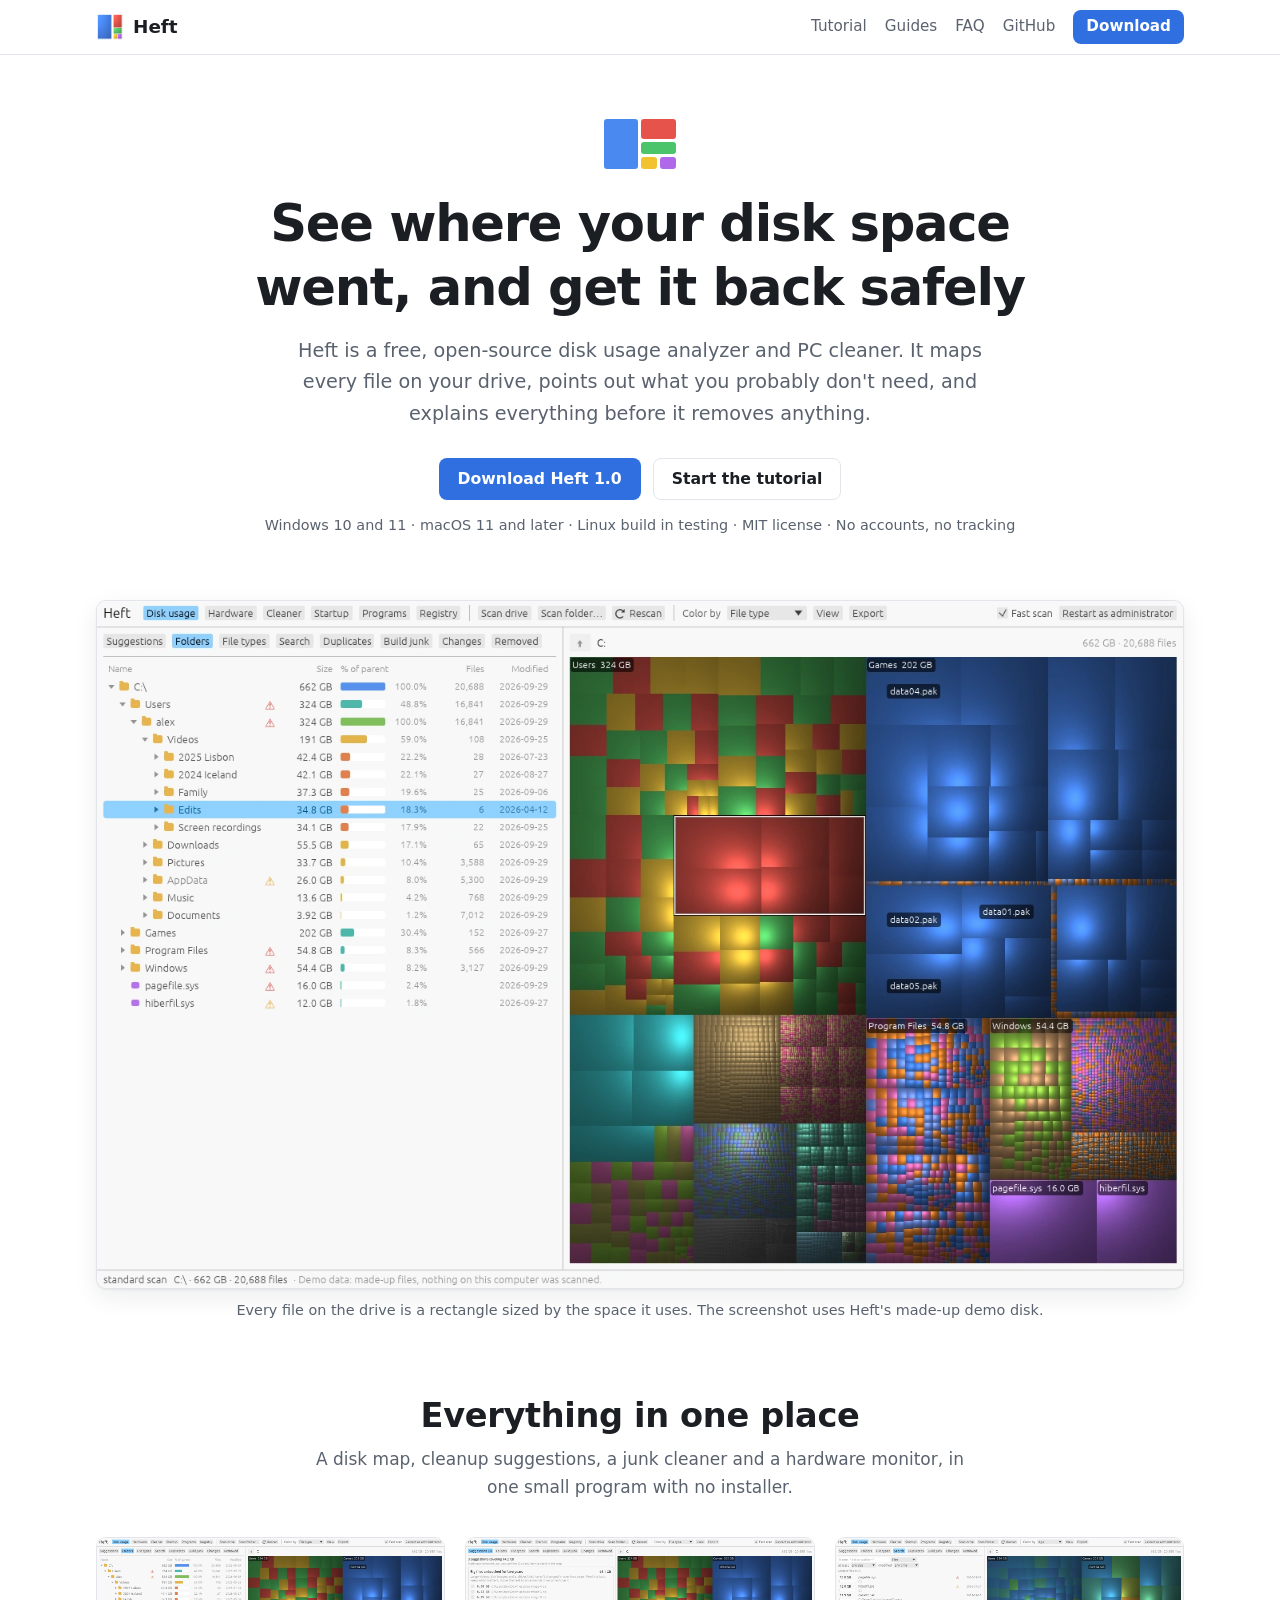
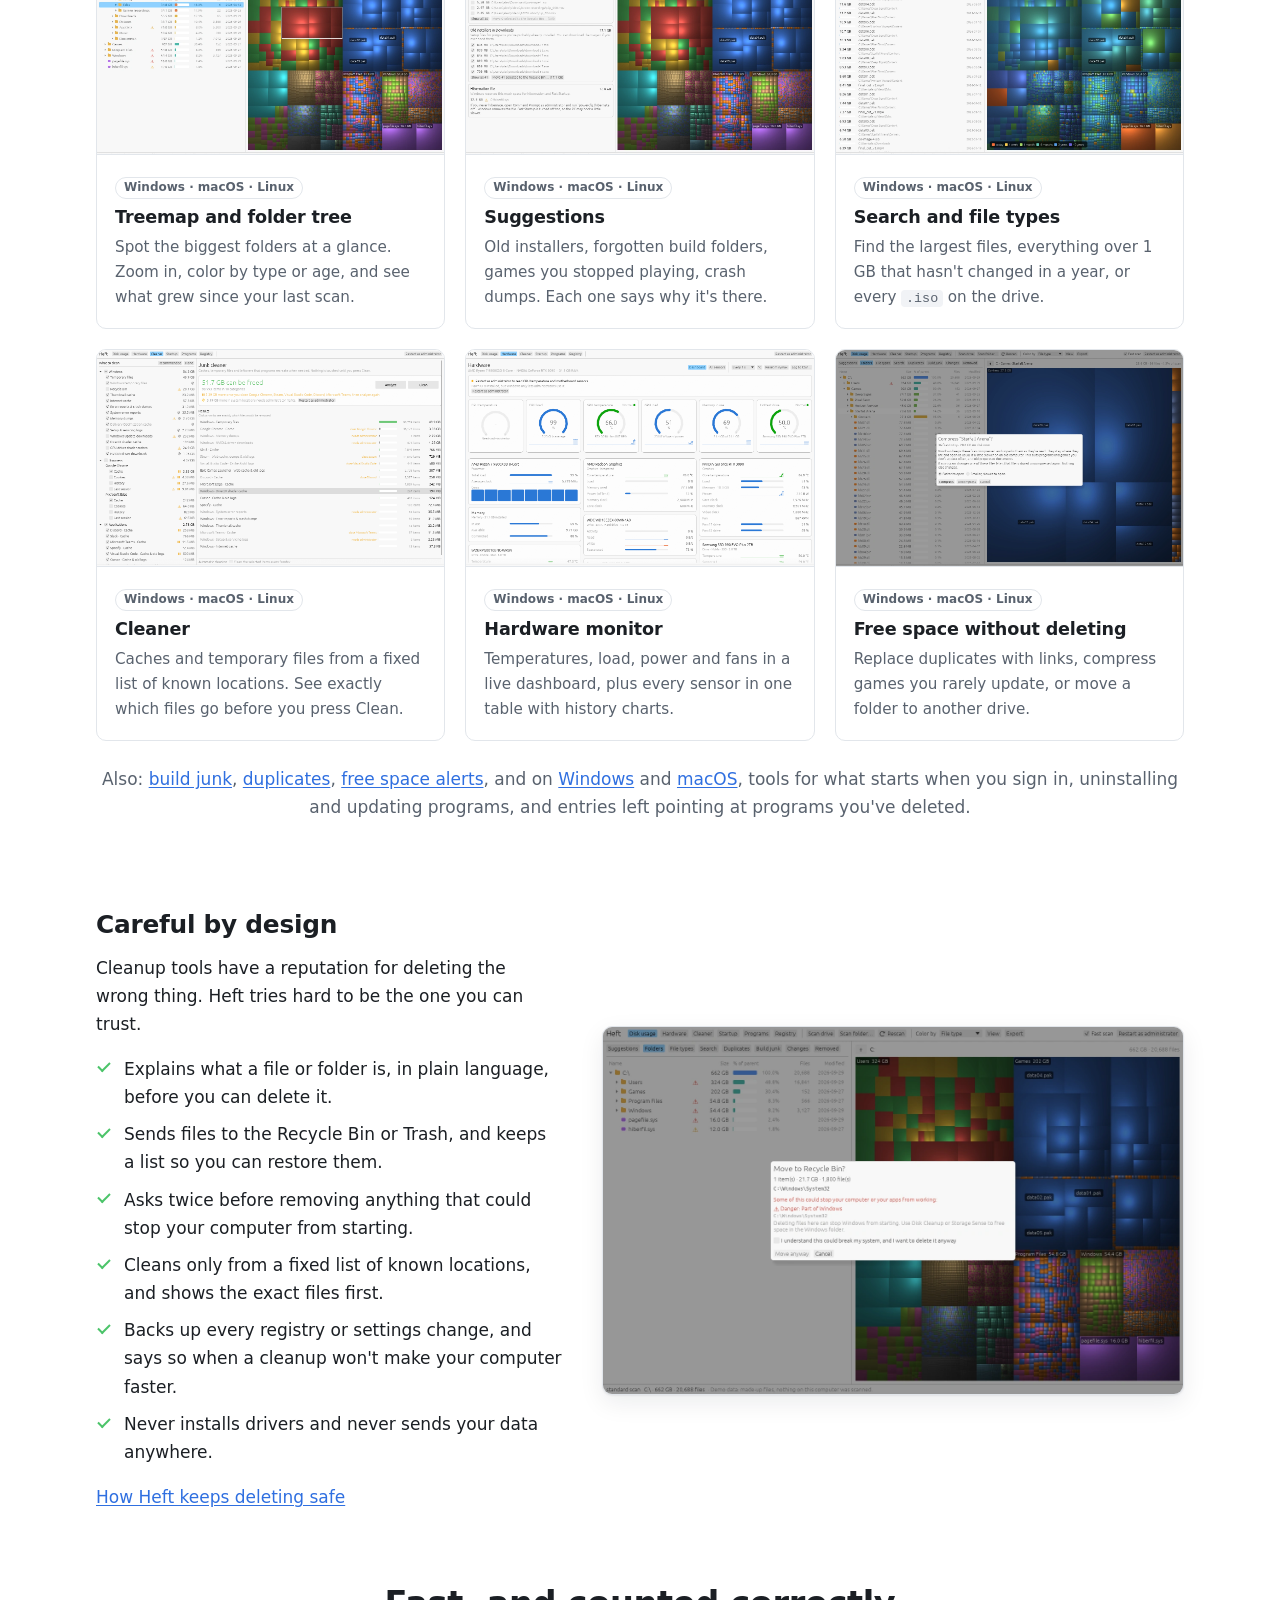
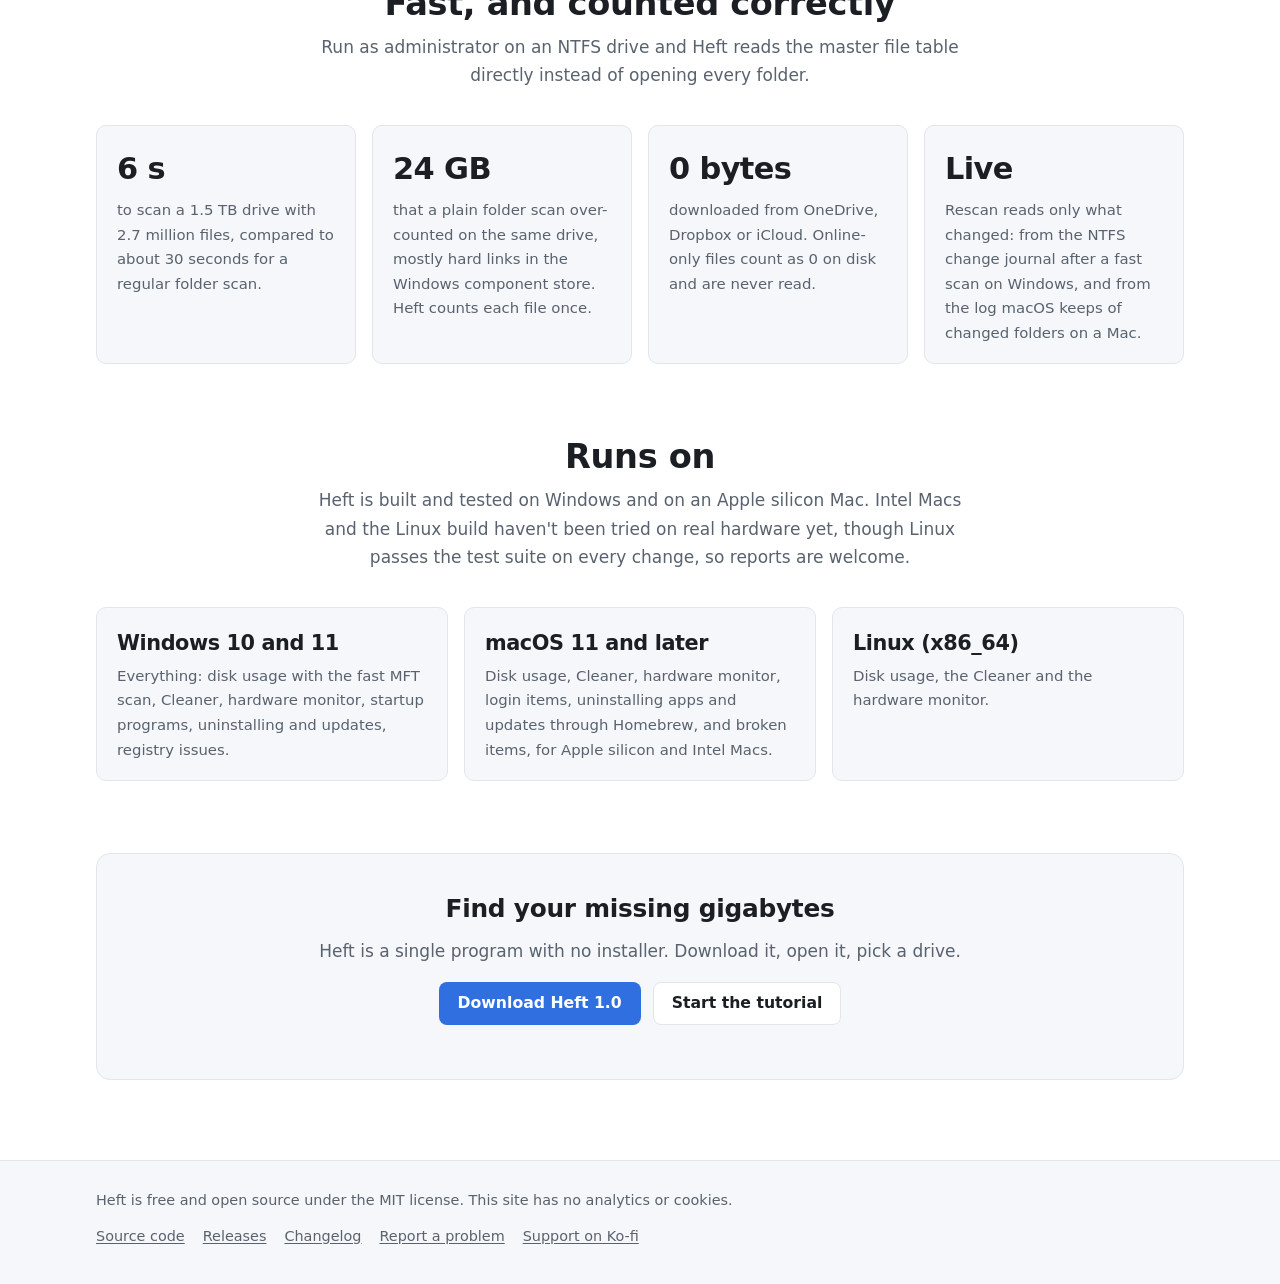
<file: site/index.html>
<!doctype html>
<html lang="en">
<head>
  <meta charset="utf-8">
  <meta name="viewport" content="width=device-width, initial-scale=1">
  <title>Heft: disk usage analyzer and PC cleaner</title>
  <meta name="description" content="Heft is a free, open-source disk usage analyzer and PC cleaner. See where your space went, find what you don't need, and remove it without surprises.">
  <meta property="og:title" content="Heft: disk usage analyzer and PC cleaner">
  <meta property="og:description" content="See where your disk space went, and get it back safely. Free and open source.">
  <meta property="og:image" content="https://gjnail.github.io/heft/images/overview.webp">
  <meta name="color-scheme" content="light dark">
  <link rel="icon" href="images/favicon-32.png" type="image/png">
  <link rel="stylesheet" href="assets/style.css">
</head>
<body>
<a class="skip" href="#main">Skip to content</a>
<header class="site-header">
  <div class="header-inner">
    <a class="brand" href="index.html"><img src="images/icon-64.png" alt="" width="28" height="28">Heft</a>
    <nav class="site-nav" aria-label="Main">
      <a href="tutorial.html">Tutorial</a>
      <a href="guides/index.html">Guides</a>
      <a href="faq.html">FAQ</a>
      <a href="https://github.com/gjnail/heft">GitHub</a>
      <a class="btn btn-primary btn-small" href="https://github.com/gjnail/heft/releases/latest">Download</a>
    </nav>
  </div>
</header>

<main id="main">
  <section class="hero">
    <div class="blocks" aria-hidden="true"><span class="b1"></span><span class="b2"></span><span class="b3"></span><span class="b4"></span><span class="b5"></span></div>
    <h1>See where your disk space went, and get it back safely</h1>
    <p class="lede">Heft is a free, open-source disk usage analyzer and PC cleaner. It maps every file on your drive, points out what you probably don't need, and explains everything before it removes anything.</p>
    <div class="hero-actions">
      <a class="btn btn-primary" href="https://github.com/gjnail/heft/releases/latest">Download Heft 1.0</a>
      <a class="btn btn-secondary" href="tutorial.html">Start the tutorial</a>
    </div>
    <p class="hero-meta">Windows 10 and 11 · macOS 11 and later · Linux build in testing · MIT license · No accounts, no tracking</p>
  </section>

  <div class="hero-shot">
    <figure class="shot">
      <img src="images/overview.webp" width="1360" height="860" alt="Heft showing a folder tree on the left and a colorful treemap of the whole drive on the right">
      <figcaption>Every file on the drive is a rectangle sized by the space it uses. The screenshot uses Heft's made-up demo disk.</figcaption>
    </figure>
  </div>

  <section class="section">
    <h2>Everything in one place</h2>
    <p class="sub">A disk map, cleanup suggestions, a junk cleaner and a hardware monitor, in one small program with no installer.</p>
    <div class="cards">
      <a class="card" href="guides/disk-usage.html">
        <img src="images/overview.webp" alt="" loading="lazy" width="1360" height="860">
        <div class="card-body">
          <span class="tag">Windows · macOS · Linux</span>
          <h3>Treemap and folder tree</h3>
          <p>Spot the biggest folders at a glance. Zoom in, color by type or age, and see what grew since your last scan.</p>
        </div>
      </a>
      <a class="card" href="guides/cleaning-up.html">
        <img src="images/suggestions.webp" alt="" loading="lazy" width="1360" height="860">
        <div class="card-body">
          <span class="tag">Windows · macOS · Linux</span>
          <h3>Suggestions</h3>
          <p>Old installers, forgotten build folders, games you stopped playing, crash dumps. Each one says why it's there.</p>
        </div>
      </a>
      <a class="card" href="guides/disk-usage.html#search">
        <img src="images/age.webp" alt="" loading="lazy" width="1360" height="860">
        <div class="card-body">
          <span class="tag">Windows · macOS · Linux</span>
          <h3>Search and file types</h3>
          <p>Find the largest files, everything over 1 GB that hasn't changed in a year, or every <code>.iso</code> on the drive.</p>
        </div>
      </a>
      <a class="card" href="guides/cleaner.html">
        <img src="images/cleaner.webp" alt="" loading="lazy" width="1360" height="860">
        <div class="card-body">
          <span class="tag">Windows · macOS · Linux</span>
          <h3>Cleaner</h3>
          <p>Caches and temporary files from a fixed list of known locations. See exactly which files go before you press Clean.</p>
        </div>
      </a>
      <a class="card" href="guides/hardware.html">
        <img src="images/hardware.webp" alt="" loading="lazy" width="1360" height="860">
        <div class="card-body">
          <span class="tag">Windows · macOS · Linux</span>
          <h3>Hardware monitor</h3>
          <p>Temperatures, load, power and fans in a live dashboard, plus every sensor in one table with history charts.</p>
        </div>
      </a>
      <a class="card" href="guides/duplicates.html">
        <img src="images/compress.webp" alt="" loading="lazy" width="1360" height="860">
        <div class="card-body">
          <span class="tag">Windows · macOS · Linux</span>
          <h3>Free space without deleting</h3>
          <p>Replace duplicates with links, compress games you rarely update, or move a folder to another drive.</p>
        </div>
      </a>
    </div>
    <p style="text-align:center;margin-top:24px;color:var(--muted)">Also: <a href="guides/cleaning-up.html#build-junk">build junk</a>, <a href="guides/duplicates.html">duplicates</a>, <a href="guides/alerts.html">free space alerts</a>, and on <a href="guides/windows-tools.html">Windows</a> and <a href="guides/mac-tools.html">macOS</a>, tools for what starts when you sign in, uninstalling and updating programs, and entries left pointing at programs you've deleted.</p>
  </section>

  <section class="section">
    <div class="split">
      <div>
        <h2>Careful by design</h2>
        <p>Cleanup tools have a reputation for deleting the wrong thing. Heft tries hard to be the one you can trust.</p>
        <ul class="checks">
          <li>Explains what a file or folder is, in plain language, before you can delete it.</li>
          <li>Sends files to the Recycle Bin or Trash, and keeps a list so you can restore them.</li>
          <li>Asks twice before removing anything that could stop your computer from starting.</li>
          <li>Cleans only from a fixed list of known locations, and shows the exact files first.</li>
          <li>Backs up every registry or settings change, and says so when a cleanup won't make your computer faster.</li>
          <li>Never installs drivers and never sends your data anywhere.</li>
        </ul>
        <a href="guides/cleaning-up.html">How Heft keeps deleting safe</a>
      </div>
      <figure class="shot">
        <img src="images/delete-warning.webp" width="1360" height="860" loading="lazy" alt="A confirmation dialog warning that System32 is part of Windows, with a checkbox to confirm before deleting">
      </figure>
    </div>
  </section>

  <section class="section">
    <h2>Fast, and counted correctly</h2>
    <p class="sub">Run as administrator on an NTFS drive and Heft reads the master file table directly instead of opening every folder.</p>
    <div class="stats">
      <div class="stat"><div class="num">6 s</div><p>to scan a 1.5 TB drive with 2.7 million files, compared to about 30 seconds for a regular folder scan.</p></div>
      <div class="stat"><div class="num">24 GB</div><p>that a plain folder scan over-counted on the same drive, mostly hard links in the Windows component store. Heft counts each file once.</p></div>
      <div class="stat"><div class="num">0 bytes</div><p>downloaded from OneDrive, Dropbox or iCloud. Online-only files count as 0 on disk and are never read.</p></div>
      <div class="stat"><div class="num">Live</div><p>Rescan reads only what changed: from the NTFS change journal after a fast scan on Windows, and from the log macOS keeps of changed folders on a Mac.</p></div>
    </div>
  </section>

  <section class="section">
    <h2>Runs on</h2>
    <p class="sub">Heft is built and tested on Windows and on an Apple silicon Mac. Intel Macs and the Linux build haven't been tried on real hardware yet, though Linux passes the test suite on every change, so reports are welcome.</p>
    <div class="stats">
      <div class="stat"><div class="num" style="font-size:1.3rem">Windows 10 and 11</div><p>Everything: disk usage with the fast MFT scan, Cleaner, hardware monitor, startup programs, uninstalling and updates, registry issues.</p></div>
      <div class="stat"><div class="num" style="font-size:1.3rem">macOS 11 and later</div><p>Disk usage, Cleaner, hardware monitor, login items, uninstalling apps and updates through Homebrew, and broken items, for Apple silicon and Intel Macs.</p></div>
      <div class="stat"><div class="num" style="font-size:1.3rem">Linux (x86_64)</div><p>Disk usage, the Cleaner and the hardware monitor.</p></div>
    </div>
  </section>

  <section class="section">
    <div class="cta">
      <h2>Find your missing gigabytes</h2>
      <p style="color:var(--muted)">Heft is a single program with no installer. Download it, open it, pick a drive.</p>
      <div class="hero-actions">
        <a class="btn btn-primary" href="https://github.com/gjnail/heft/releases/latest">Download Heft 1.0</a>
        <a class="btn btn-secondary" href="tutorial.html">Start the tutorial</a>
      </div>
    </div>
  </section>
</main>

<footer class="site-footer">
  <div class="footer-inner">
    <span>Heft is free and open source under the MIT license. This site has no analytics or cookies.</span>
    <nav aria-label="Footer">
      <a href="https://github.com/gjnail/heft">Source code</a>
      <a href="https://github.com/gjnail/heft/releases">Releases</a>
      <a href="https://github.com/gjnail/heft/blob/main/CHANGELOG.md">Changelog</a>
      <a href="https://github.com/gjnail/heft/issues">Report a problem</a>
      <a href="https://ko-fi.com/gnail">Support on Ko-fi</a>
    </nav>
  </div>
</footer>
</body>
</html>
</file>
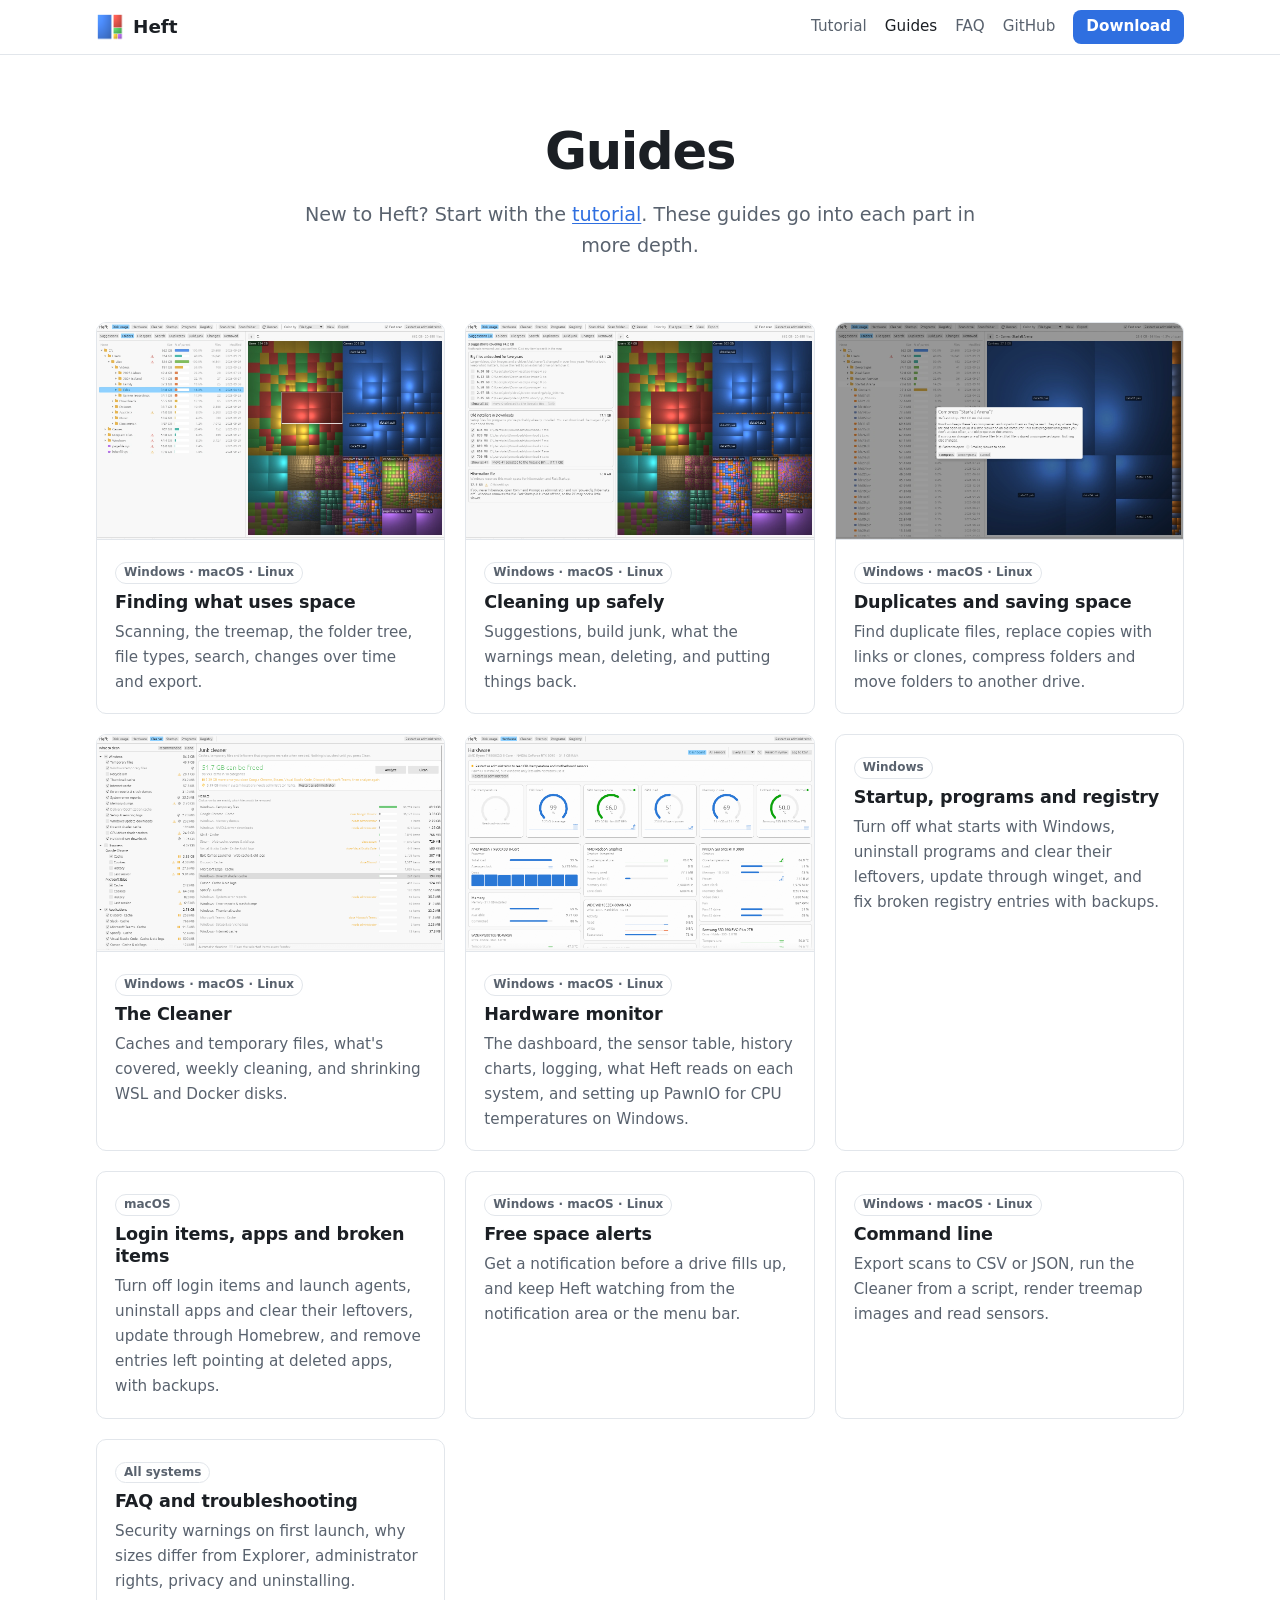
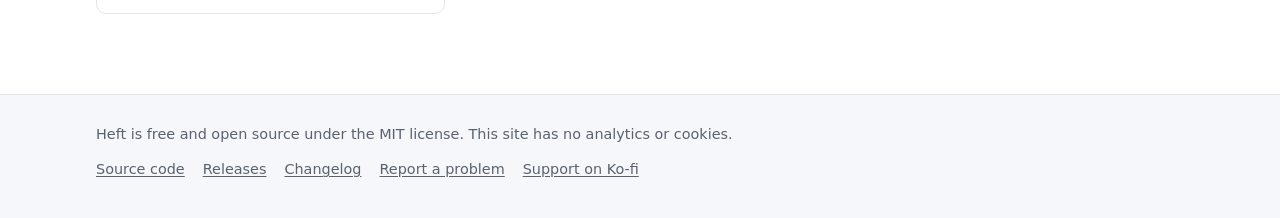
<file: site/guides/index.html>
<!doctype html>
<html lang="en">
<head>
  <meta charset="utf-8">
  <meta name="viewport" content="width=device-width, initial-scale=1">
  <title>Guides · Heft</title>
  <meta name="description" content="Guides for every part of Heft: the disk map, cleanup suggestions, duplicates, the Cleaner, the hardware monitor, Windows and Mac tools, alerts and the command line.">
  <meta name="color-scheme" content="light dark">
  <link rel="icon" href="../images/favicon-32.png" type="image/png">
  <link rel="stylesheet" href="../assets/style.css">
</head>
<body>
<a class="skip" href="#main">Skip to content</a>
<header class="site-header">
  <div class="header-inner">
    <a class="brand" href="../index.html"><img src="../images/icon-64.png" alt="" width="28" height="28">Heft</a>
    <nav class="site-nav" aria-label="Main">
      <a href="../tutorial.html">Tutorial</a>
      <a href="index.html" aria-current="page">Guides</a>
      <a href="../faq.html">FAQ</a>
      <a href="https://github.com/gjnail/heft">GitHub</a>
      <a class="btn btn-primary btn-small" href="https://github.com/gjnail/heft/releases/latest">Download</a>
    </nav>
  </div>
</header>

<main id="main">
  <section class="hero" style="padding-bottom:0">
    <h1>Guides</h1>
    <p class="lede">New to Heft? Start with the <a href="../tutorial.html">tutorial</a>. These guides go into each part in more depth.</p>
  </section>
  <section class="section" style="padding-top:32px">
    <div class="cards">
      <a class="card" href="disk-usage.html">
        <img src="../images/overview.webp" alt="" loading="lazy" width="1360" height="860">
        <div class="card-body">
          <span class="tag">Windows · macOS · Linux</span>
          <h3>Finding what uses space</h3>
          <p>Scanning, the treemap, the folder tree, file types, search, changes over time and export.</p>
        </div>
      </a>
      <a class="card" href="cleaning-up.html">
        <img src="../images/suggestions.webp" alt="" loading="lazy" width="1360" height="860">
        <div class="card-body">
          <span class="tag">Windows · macOS · Linux</span>
          <h3>Cleaning up safely</h3>
          <p>Suggestions, build junk, what the warnings mean, deleting, and putting things back.</p>
        </div>
      </a>
      <a class="card" href="duplicates.html">
        <img src="../images/compress.webp" alt="" loading="lazy" width="1360" height="860">
        <div class="card-body">
          <span class="tag">Windows · macOS · Linux</span>
          <h3>Duplicates and saving space</h3>
          <p>Find duplicate files, replace copies with links or clones, compress folders and move folders to another drive.</p>
        </div>
      </a>
      <a class="card" href="cleaner.html">
        <img src="../images/cleaner.webp" alt="" loading="lazy" width="1360" height="860">
        <div class="card-body">
          <span class="tag">Windows · macOS · Linux</span>
          <h3>The Cleaner</h3>
          <p>Caches and temporary files, what's covered, weekly cleaning, and shrinking WSL and Docker disks.</p>
        </div>
      </a>
      <a class="card" href="hardware.html">
        <img src="../images/hardware.webp" alt="" loading="lazy" width="1360" height="860">
        <div class="card-body">
          <span class="tag">Windows · macOS · Linux</span>
          <h3>Hardware monitor</h3>
          <p>The dashboard, the sensor table, history charts, logging, what Heft reads on each system, and setting up PawnIO for CPU temperatures on Windows.</p>
        </div>
      </a>
      <a class="card" href="windows-tools.html">
        <div class="card-body">
          <span class="tag">Windows</span>
          <h3>Startup, programs and registry</h3>
          <p>Turn off what starts with Windows, uninstall programs and clear their leftovers, update through winget, and fix broken registry entries with backups.</p>
        </div>
      </a>
      <a class="card" href="mac-tools.html">
        <div class="card-body">
          <span class="tag">macOS</span>
          <h3>Login items, apps and broken items</h3>
          <p>Turn off login items and launch agents, uninstall apps and clear their leftovers, update through Homebrew, and remove entries left pointing at deleted apps, with backups.</p>
        </div>
      </a>
      <a class="card" href="alerts.html">
        <div class="card-body">
          <span class="tag">Windows · macOS · Linux</span>
          <h3>Free space alerts</h3>
          <p>Get a notification before a drive fills up, and keep Heft watching from the notification area or the menu bar.</p>
        </div>
      </a>
      <a class="card" href="command-line.html">
        <div class="card-body">
          <span class="tag">Windows · macOS · Linux</span>
          <h3>Command line</h3>
          <p>Export scans to CSV or JSON, run the Cleaner from a script, render treemap images and read sensors.</p>
        </div>
      </a>
      <a class="card" href="../faq.html">
        <div class="card-body">
          <span class="tag">All systems</span>
          <h3>FAQ and troubleshooting</h3>
          <p>Security warnings on first launch, why sizes differ from Explorer, administrator rights, privacy and uninstalling.</p>
        </div>
      </a>
    </div>
  </section>
</main>

<footer class="site-footer">
  <div class="footer-inner">
    <span>Heft is free and open source under the MIT license. This site has no analytics or cookies.</span>
    <nav aria-label="Footer">
      <a href="https://github.com/gjnail/heft">Source code</a>
      <a href="https://github.com/gjnail/heft/releases">Releases</a>
      <a href="https://github.com/gjnail/heft/blob/main/CHANGELOG.md">Changelog</a>
      <a href="https://github.com/gjnail/heft/issues">Report a problem</a>
      <a href="https://ko-fi.com/gnail">Support on Ko-fi</a>
    </nav>
  </div>
</footer>
</body>
</html>
</file>
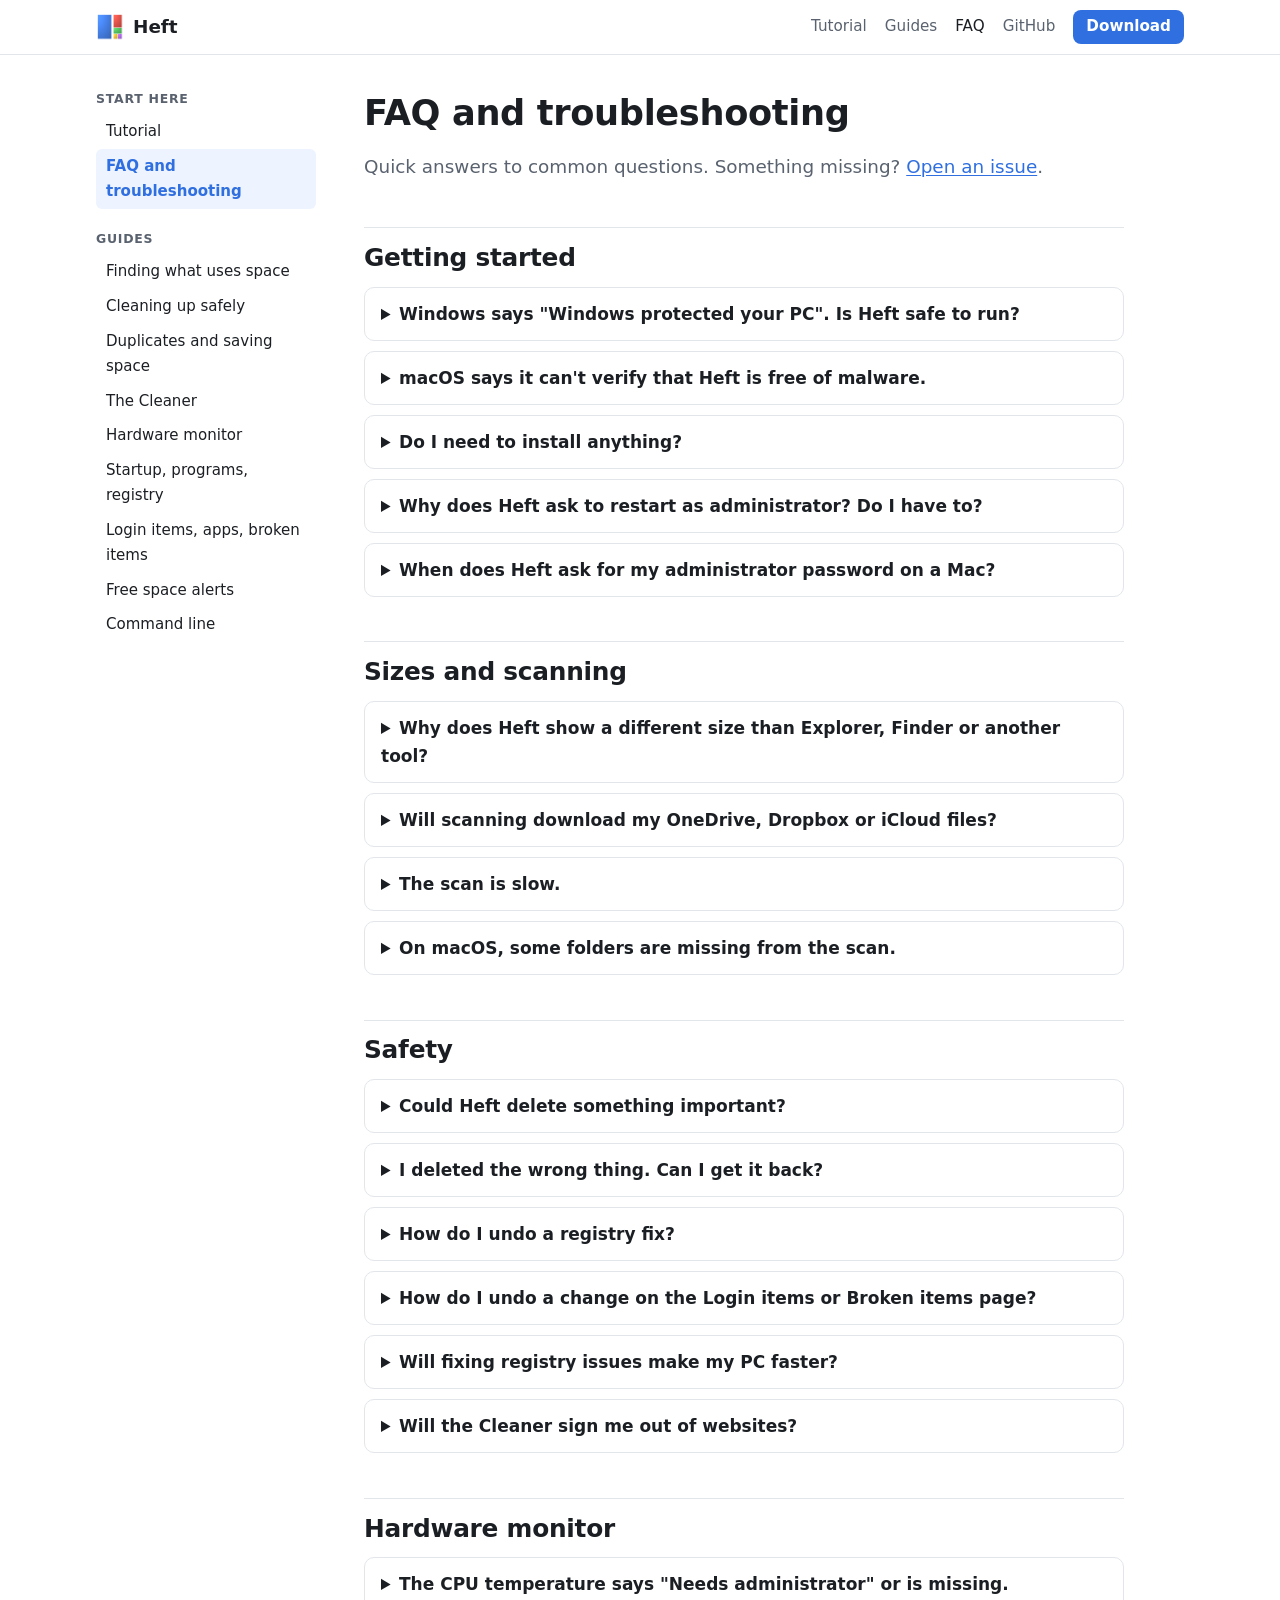
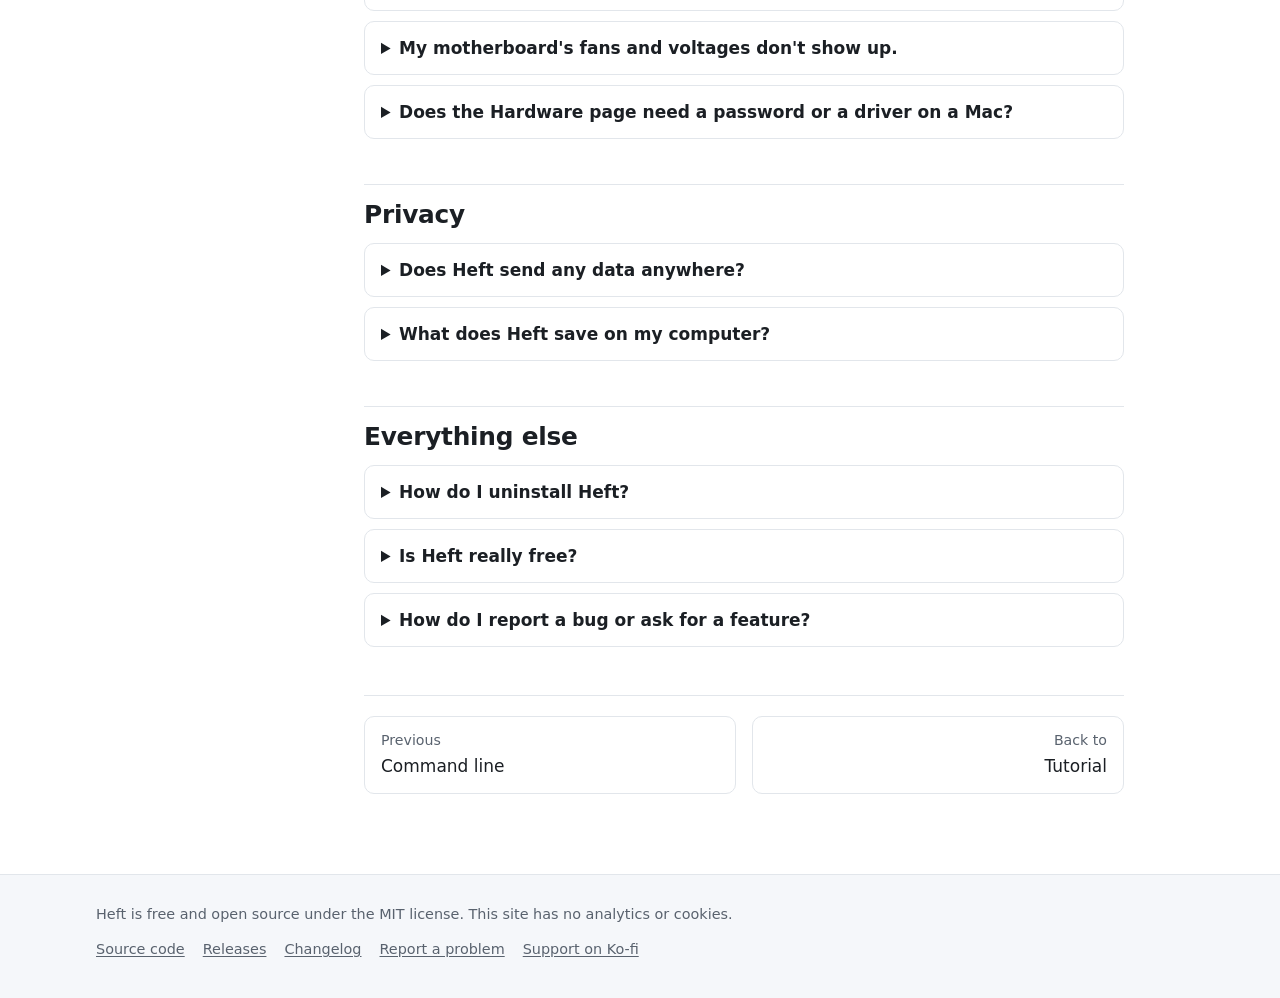
<file: site/faq.html>
<!doctype html>
<html lang="en">
<head>
  <meta charset="utf-8">
  <meta name="viewport" content="width=device-width, initial-scale=1">
  <title>FAQ and troubleshooting · Heft</title>
  <meta name="description" content="Answers about Heft: security warnings on first launch, administrator rights, why sizes differ from Explorer, safety, privacy, macOS and Linux, and uninstalling.">
  <meta name="color-scheme" content="light dark">
  <link rel="icon" href="images/favicon-32.png" type="image/png">
  <link rel="stylesheet" href="assets/style.css">
</head>
<body>
<a class="skip" href="#main">Skip to content</a>
<header class="site-header">
  <div class="header-inner">
    <a class="brand" href="index.html"><img src="images/icon-64.png" alt="" width="28" height="28">Heft</a>
    <nav class="site-nav" aria-label="Main">
      <a href="tutorial.html">Tutorial</a>
      <a href="guides/index.html">Guides</a>
      <a href="faq.html" aria-current="page">FAQ</a>
      <a href="https://github.com/gjnail/heft">GitHub</a>
      <a class="btn btn-primary btn-small" href="https://github.com/gjnail/heft/releases/latest">Download</a>
    </nav>
  </div>
</header>

<div class="docs">
  <aside class="sidebar" aria-label="Documentation">
    <h2>Start here</h2>
    <ul>
      <li><a href="tutorial.html">Tutorial</a></li>
      <li><a href="faq.html" aria-current="page">FAQ and troubleshooting</a></li>
    </ul>
    <h2>Guides</h2>
    <ul>
      <li><a href="guides/disk-usage.html">Finding what uses space</a></li>
      <li><a href="guides/cleaning-up.html">Cleaning up safely</a></li>
      <li><a href="guides/duplicates.html">Duplicates and saving space</a></li>
      <li><a href="guides/cleaner.html">The Cleaner</a></li>
      <li><a href="guides/hardware.html">Hardware monitor</a></li>
      <li><a href="guides/windows-tools.html">Startup, programs, registry</a></li>
      <li><a href="guides/mac-tools.html">Login items, apps, broken items</a></li>
      <li><a href="guides/alerts.html">Free space alerts</a></li>
      <li><a href="guides/command-line.html">Command line</a></li>
    </ul>
  </aside>

  <main id="main" class="prose faq">
    <h1>FAQ and troubleshooting</h1>
    <p class="lede">Quick answers to common questions. Something missing? <a href="https://github.com/gjnail/heft/issues">Open an issue</a>.</p>

    <h2 id="getting-started">Getting started</h2>

    <details id="unsigned">
      <summary>Windows says "Windows protected your PC". Is Heft safe to run?</summary>
      <p>That warning appears for any program that isn't code-signed yet, and Heft's downloads aren't signed yet. Click <strong>More info</strong>, then <strong>Run anyway</strong>.</p>
      <p>If Smart App Control is on, Windows blocks unsigned programs without offering that choice. Releases will be signed once SignPath Foundation approves the project for free open-source code signing.</p>
      <p>You can check that a download really was built from Heft's source on GitHub: each release has a <code>SHA256SUMS.txt</code>, and GitHub keeps a signed build record. With the <a href="https://cli.github.com/">GitHub CLI</a>:</p>
      <pre><code>gh attestation verify heft-&lt;version&gt;-windows-x86_64.zip --repo gjnail/heft</code></pre>
    </details>

    <details id="macos-warning">
      <summary>macOS says it can't verify that Heft is free of malware.</summary>
      <p>The Mac download isn't signed or notarized, which needs a paid Apple developer account. Open System Settings &gt; Privacy &amp; Security, scroll down, and click <strong>Open Anyway</strong>. You only need to do this once.</p>
    </details>

    <details id="install">
      <summary>Do I need to install anything?</summary>
      <p>No. Heft is a single program with no installer. Unzip it and run it. On Linux, <code>bash scripts/install-linux.sh</code> from the download adds it to your app launcher, without needing root.</p>
    </details>

    <details id="admin">
      <summary>Why does Heft ask to restart as administrator? Do I have to?</summary>
      <p>You don't have to. Everything works without it, and Heft only asks. Administrator rights let Heft:</p>
      <ul>
        <li>use the fast scan, which reads the NTFS master file table in seconds;</li>
        <li>see folders a normal program can't open, such as <code>System Volume Information</code>;</li>
        <li>clean system-wide locations such as Windows Update downloads and memory dumps;</li>
        <li>change startup entries for all users, scheduled tasks and registry entries under <code>HKEY_LOCAL_MACHINE</code>;</li>
        <li>read CPU temperatures and motherboard sensors through PawnIO.</li>
      </ul>
    </details>

    <details id="mac-admin">
      <summary>When does Heft ask for my administrator password on a Mac?</summary>
      <p>Heft never needs to run as administrator on a Mac. It asks for your password only when you do something that changes files outside your home folder, and then only once for everything you chose:</p>
      <ul>
        <li>cleaning system logs or the DNS cache on the Cleaner page;</li>
        <li>turning launch daemons on or off, or removing launch agents and daemons installed for all users, on the Login items page;</li>
        <li>uninstalling an app installed for all users, or moving leftovers that belong to the system, on the Apps page;</li>
        <li>fixing or restoring broken items outside your home folder.</li>
      </ul>
      <p>The prompt comes from macOS itself; Heft never sees your password. The Hardware page reads every sensor without it.</p>
    </details>

    <h2 id="sizes">Sizes and scanning</h2>

    <details id="explorer-size">
      <summary>Why does Heft show a different size than Explorer, Finder or another tool?</summary>
      <p>Usually because Heft counts more carefully:</p>
      <ul>
        <li><strong>Hard links are counted once.</strong> Windows keeps many system files under two names; tools that count both can over-count by tens of gigabytes.</li>
        <li><strong>Online-only cloud files count as 0 bytes on disk</strong>, because they aren't on the disk.</li>
        <li><strong>Size and space on disk differ</strong> for compressed and sparse files. Switch with View &gt; Size rectangles by.</li>
        <li><strong>A folder scan can't open everything.</strong> Without administrator rights, system folders and other users' folders are unreadable, so the total is lower than the drive's used space. Use the fast scan to see it all.</li>
      </ul>
    </details>

    <details id="cloud">
      <summary>Will scanning download my OneDrive, Dropbox or iCloud files?</summary>
      <p>No. Online-only files are never opened or read, by the scan, the duplicate finder or anything else. Moving a folder that contains them is refused for the same reason.</p>
    </details>

    <details id="slow">
      <summary>The scan is slow.</summary>
      <p>On Windows, run Heft as administrator and leave <strong>Fast scan</strong> ticked; on an NTFS drive that's usually a few seconds even for millions of files. After that, <strong>Rescan</strong> only reads what changed. Network drives and drives that aren't NTFS always use the slower folder scan.</p>
      <p>On a Mac, the first scan lists every folder, but after that <strong>Rescan</strong> only lists the folders macOS has logged changes in, on any local disk and without special permission. <strong>View &gt; Update automatically</strong> keeps the map current. Network shares always get a full scan.</p>
    </details>

    <details id="macos-fda">
      <summary>On macOS, some folders are missing from the scan.</summary>
      <p>macOS protects folders such as Mail and the Trash. Give Heft <strong>Full Disk Access</strong> in System Settings &gt; Privacy &amp; Security to include them. The Cleaner needs it too, to see inside the Trash, Safari's cache and Recent items, and to list Safari's cookies, history and last session and new Teams' cache.</p>
    </details>

    <h2 id="safety">Safety</h2>

    <details id="safe">
      <summary>Could Heft delete something important?</summary>
      <p>Heft is built to make that hard:</p>
      <ul>
        <li>Files go to the Recycle Bin or Trash, and the Removed tab can put them back.</li>
        <li>System files, programs, app data and other risky locations are marked, and explained before you can delete them. Anything that could stop the computer from starting needs an extra confirmation.</li>
        <li>Suggestions leave out anything risky, and only pre-select clearly disposable files.</li>
        <li>The Cleaner only touches a fixed list of known cache locations, and shows the exact files first.</li>
        <li>Every registry change on Windows, and every change to launch agents, login items and other entries on a Mac, is backed up first.</li>
      </ul>
      <p>If you ever think Heft could delete the wrong files, please report it privately as described in the project's <a href="https://github.com/gjnail/heft/blob/main/SECURITY.md">security policy</a>.</p>
    </details>

    <details id="undo-delete">
      <summary>I deleted the wrong thing. Can I get it back?</summary>
      <p>Yes, as long as the Recycle Bin or Trash hasn't been emptied. Open the <strong>Removed</strong> tab, select the items and press <strong>Put back</strong>. On a Mac, items removed with an earlier version of Heft have to be put back from Finder: press <strong>Open the Trash</strong>, right-click an item and choose Put Back. Files removed by the Cleaner are caches and are deleted directly, so they can't be restored, but the programs that use them recreate them.</p>
    </details>

    <details id="undo-registry">
      <summary>How do I undo a registry fix?</summary>
      <p>Open the <strong>Registry</strong> page and find the backup in the <strong>Backups</strong> list at the bottom, then press <strong>Restore</strong>. The backups are ordinary <code>.reg</code> files in <code>%LOCALAPPDATA%\Heft\backups</code>, so you can also double-click one to merge it back in.</p>
    </details>

    <details id="undo-mac">
      <summary>How do I undo a change on the Login items or Broken items page?</summary>
      <p>If you only turned an item off, tick it again. Anything Heft removed or fixed was backed up first: open the <strong>Broken items</strong> page, find the backup in the <strong>Backups</strong> list at the bottom, and press <strong>Restore…</strong>. The backups are in <code>~/Library/Application Support/Heft/backups</code>. Launch agents and daemons load again the next time you sign in or restart. See <a href="guides/mac-tools.html#backups">Backups</a>.</p>
    </details>

    <details id="registry-speed">
      <summary>Will fixing registry issues make my PC faster?</summary>
      <p>No. No registry cleaner will, whatever it claims. Heft's Registry page is housekeeping: it removes entries that point to things that no longer exist, such as uninstall entries for programs that are gone. That tidies Apps &amp; Features and the startup list, nothing more. The same goes for the Broken items page on a Mac: it stops macOS trying to start programs that are gone, and tidies up after deleted apps.</p>
    </details>

    <details id="cookies">
      <summary>Will the Cleaner sign me out of websites?</summary>
      <p>Only if you tick a browser's <strong>Cookies</strong> item. Cookies, history, form history and last sessions are never ticked by default, and each says what you'd lose.</p>
    </details>

    <h2 id="hardware">Hardware monitor</h2>

    <details id="cpu-temp">
      <summary>The CPU temperature says "Needs administrator" or is missing.</summary>
      <p>Windows only lets a kernel driver read the CPU's temperature. Install <a href="https://pawnio.eu">PawnIO</a> (<code>winget install namazso.PawnIO</code>), then use <strong>Restart as administrator</strong> on the Hardware page. See <a href="guides/hardware.html#pawnio">the Hardware guide</a>.</p>
    </details>

    <details id="fans">
      <summary>My motherboard's fans and voltages don't show up.</summary>
      <p>Heft reads the Nuvoton sensor chips (NCT679x and NCT6701D) found on most ASUS and ASRock boards, through PawnIO. Gigabyte boards (ITE chips) and MSI boards with the NCT6687D aren't supported yet. On Linux, fans appear when your kernel has a driver for the chip; check <code>sensors</code> from lm-sensors. On a Mac, fans are read without a driver, and a Mac without a fan, such as a MacBook Air, has none to show.</p>
    </details>

    <details id="mac-hardware">
      <summary>Does the Hardware page need a password or a driver on a Mac?</summary>
      <p>No. On a Mac, Heft reads everything without an administrator password or a driver: CPU and GPU temperature, load and clock speed per core (performance and efficiency cores on Apple silicon), power for the CPU, GPU, Neural Engine and memory, fan speeds and whole-system power, drive temperature, wear and throughput, network speed, and the battery's charge, wear, cycle count and charge rate.</p>
      <p>It has been tested on Apple silicon. Intel Macs haven't been tried yet, so reports are welcome. See <a href="guides/hardware.html#what">What Heft can read</a>.</p>
    </details>

    <h2 id="privacy">Privacy</h2>

    <details id="data">
      <summary>Does Heft send any data anywhere?</summary>
      <p>No. Heft has no accounts, analytics or crash reporting. The only time it uses the network is when you check for or install software updates: on the Programs page on Windows, which runs winget, or on the Apps page on a Mac, which runs Homebrew and, if it's installed, <code>mas</code> for App Store apps. On a Mac you can also let Heft ask the update servers of apps that update themselves (Settings › Checking for updates); that's off unless you turn it on. This website has no analytics or cookies either.</p>
    </details>

    <details id="stored">
      <summary>What does Heft save on my computer?</summary>
      <ul>
        <li>Scan snapshots for the Changes tab, the list of items it moved to the Recycle Bin or Trash, and your Cleaner selection, in <code>%LOCALAPPDATA%\Heft</code> (Windows), <code>~/Library/Application Support/Heft</code> (macOS) or <code>~/.local/share/heft</code> (Linux).</li>
        <li>Registry backups in <code>%LOCALAPPDATA%\Heft\backups</code> (Windows).</li>
        <li>Backups of the launch agents, login items and other entries Heft changed, in <code>~/Library/Application Support/Heft/backups</code>, and the login items you turned off, in <code>login-items-off.plist</code> in the folder above it (macOS).</li>
        <li>The window size and a few view settings, in <code>%APPDATA%\heft</code> (Windows), <code>~/Library/Application Support/heft</code> (macOS) or <code>~/.local/share/heft</code> (Linux).</li>
      </ul>
      <p>Snapshots record folder sizes and the names of files over 16 MB, not file contents.</p>
      <p>Start with Windows adds a <code>Heft</code> value under <code>HKCU\Software\Microsoft\Windows\CurrentVersion\Run</code>, and weekly cleaning adds a scheduled task called <code>Heft\Weekly clean</code>. On a Mac, Start at login adds <code>~/Library/LaunchAgents/io.github.gjnail.heft.plist</code>, and weekly cleaning adds <code>io.github.gjnail.heft.weekly-clean.plist</code> next to it; macOS shows a "Background Items Added" notice for each. Turning any of them off removes it.</p>
    </details>

    <h2 id="other">Everything else</h2>

    <details id="uninstall">
      <summary>How do I uninstall Heft?</summary>
      <p>If you turned on Start with Windows or Start at login (View menu) or weekly cleaning (Cleaner page), turn them off first. On a Mac, that removes their launch agents. Then delete the program and its data folders:</p>
      <ul>
        <li><strong>Windows:</strong> <code>heft.exe</code>, <code>%LOCALAPPDATA%\Heft</code> and <code>%APPDATA%\heft</code>. Keep a copy of <code>%LOCALAPPDATA%\Heft\backups</code> if you might want to undo a registry fix later.</li>
        <li><strong>macOS:</strong> move Heft to the Trash and delete <code>~/Library/Application Support/Heft</code>. Keep a copy of its <code>backups</code> folder if you might want to undo a change to a launch agent, login item or other entry later.</li>
        <li><strong>Linux:</strong> delete the <code>heft</code> program and <code>~/.local/share/heft</code>. If you used <code>install-linux.sh</code>, the top of that script lists the files it added.</li>
      </ul>
    </details>

    <details id="cost">
      <summary>Is Heft really free?</summary>
      <p>Yes, and open source under the MIT license, with no paid version, ads or nagging. If it saved you some space and you'd like to say thanks, you can <a href="https://ko-fi.com/gnail">buy the author a coffee on Ko-fi</a>.</p>
    </details>

    <details id="bugs">
      <summary>How do I report a bug or ask for a feature?</summary>
      <p><a href="https://github.com/gjnail/heft/issues">Open an issue on GitHub</a>. Reports from Macs and Linux are especially welcome: the Mac build has been tested on an Apple silicon Mac but not yet on Intel Macs, and the Linux build hasn't been tried on real hardware yet. Pull requests are welcome too; see the <a href="https://github.com/gjnail/heft/blob/main/CONTRIBUTING.md">contributing guide</a>.</p>
    </details>

    <div class="pager">
      <a href="guides/command-line.html"><small>Previous</small>Command line</a>
      <a class="next" href="tutorial.html"><small>Back to</small>Tutorial</a>
    </div>
  </main>
</div>

<footer class="site-footer">
  <div class="footer-inner">
    <span>Heft is free and open source under the MIT license. This site has no analytics or cookies.</span>
    <nav aria-label="Footer">
      <a href="https://github.com/gjnail/heft">Source code</a>
      <a href="https://github.com/gjnail/heft/releases">Releases</a>
      <a href="https://github.com/gjnail/heft/blob/main/CHANGELOG.md">Changelog</a>
      <a href="https://github.com/gjnail/heft/issues">Report a problem</a>
      <a href="https://ko-fi.com/gnail">Support on Ko-fi</a>
    </nav>
  </div>
</footer>
<script src="assets/site.js"></script>
</body>
</html>
</file>
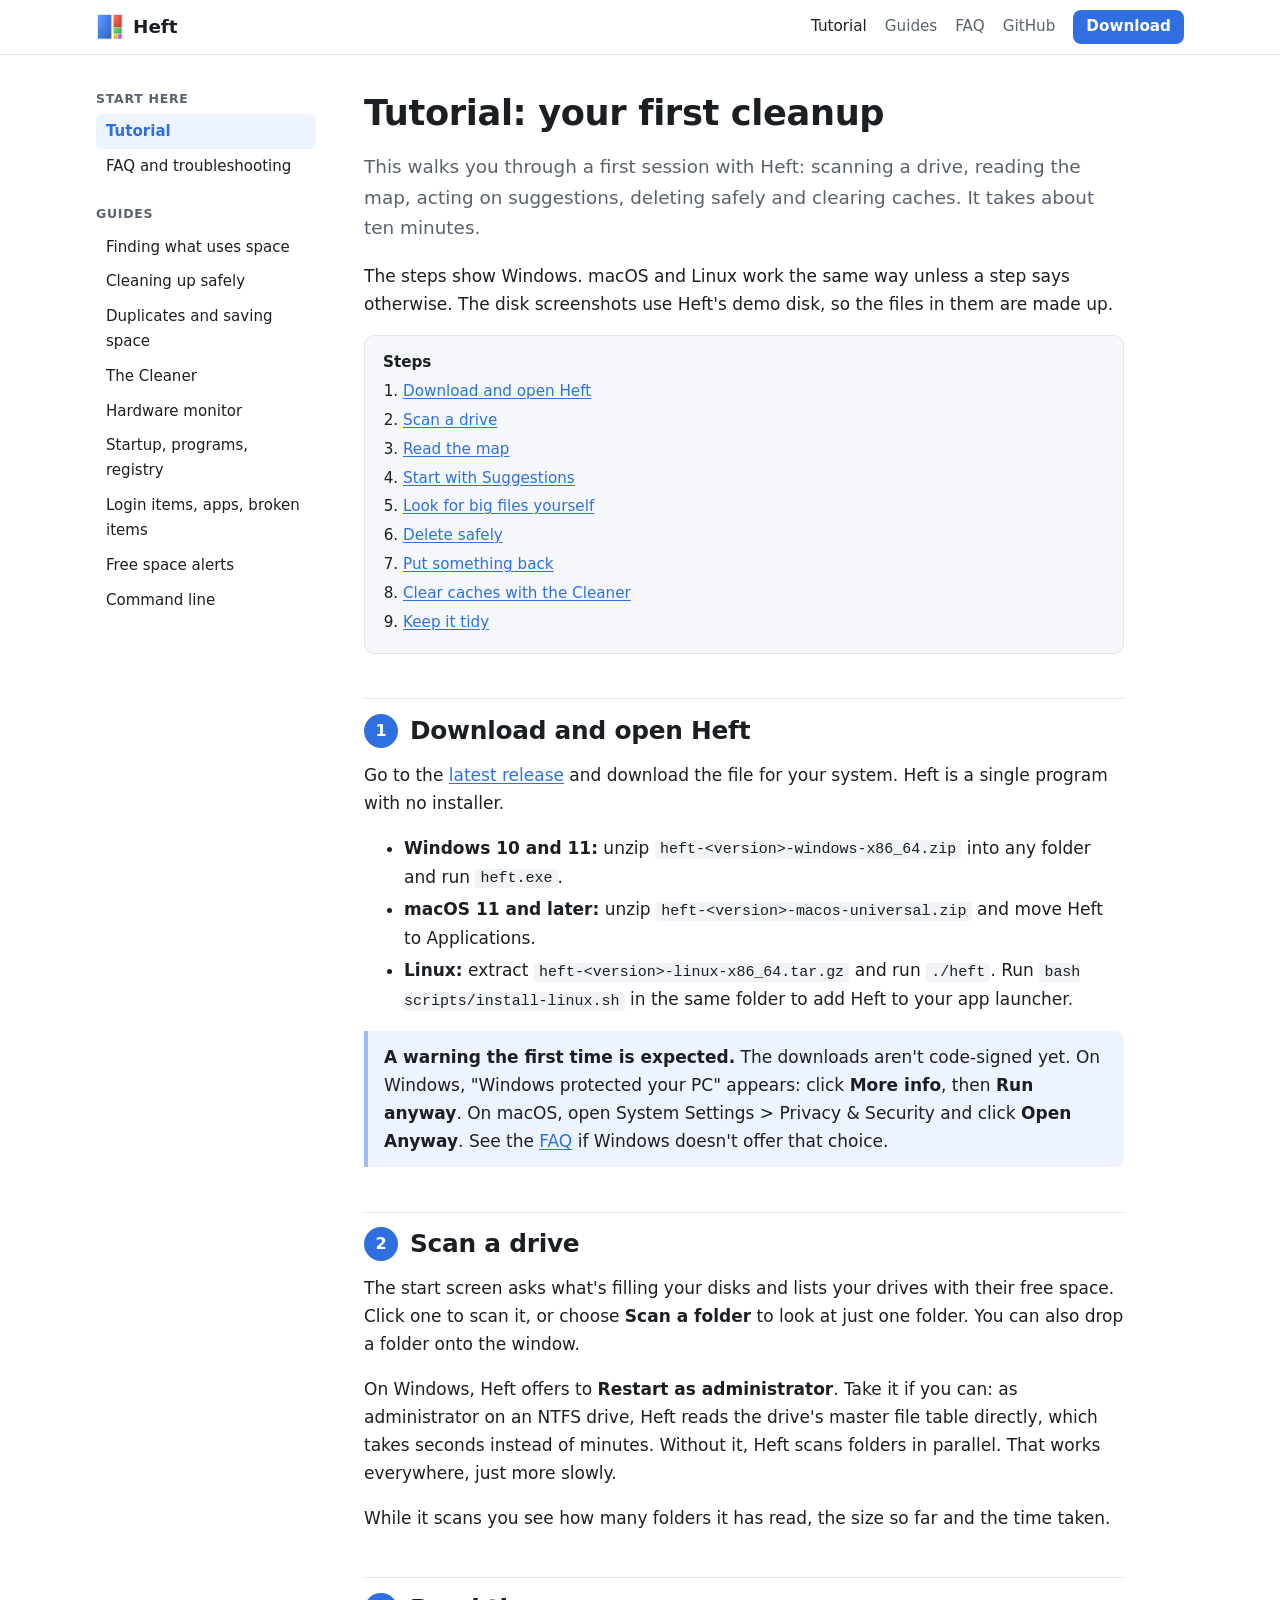
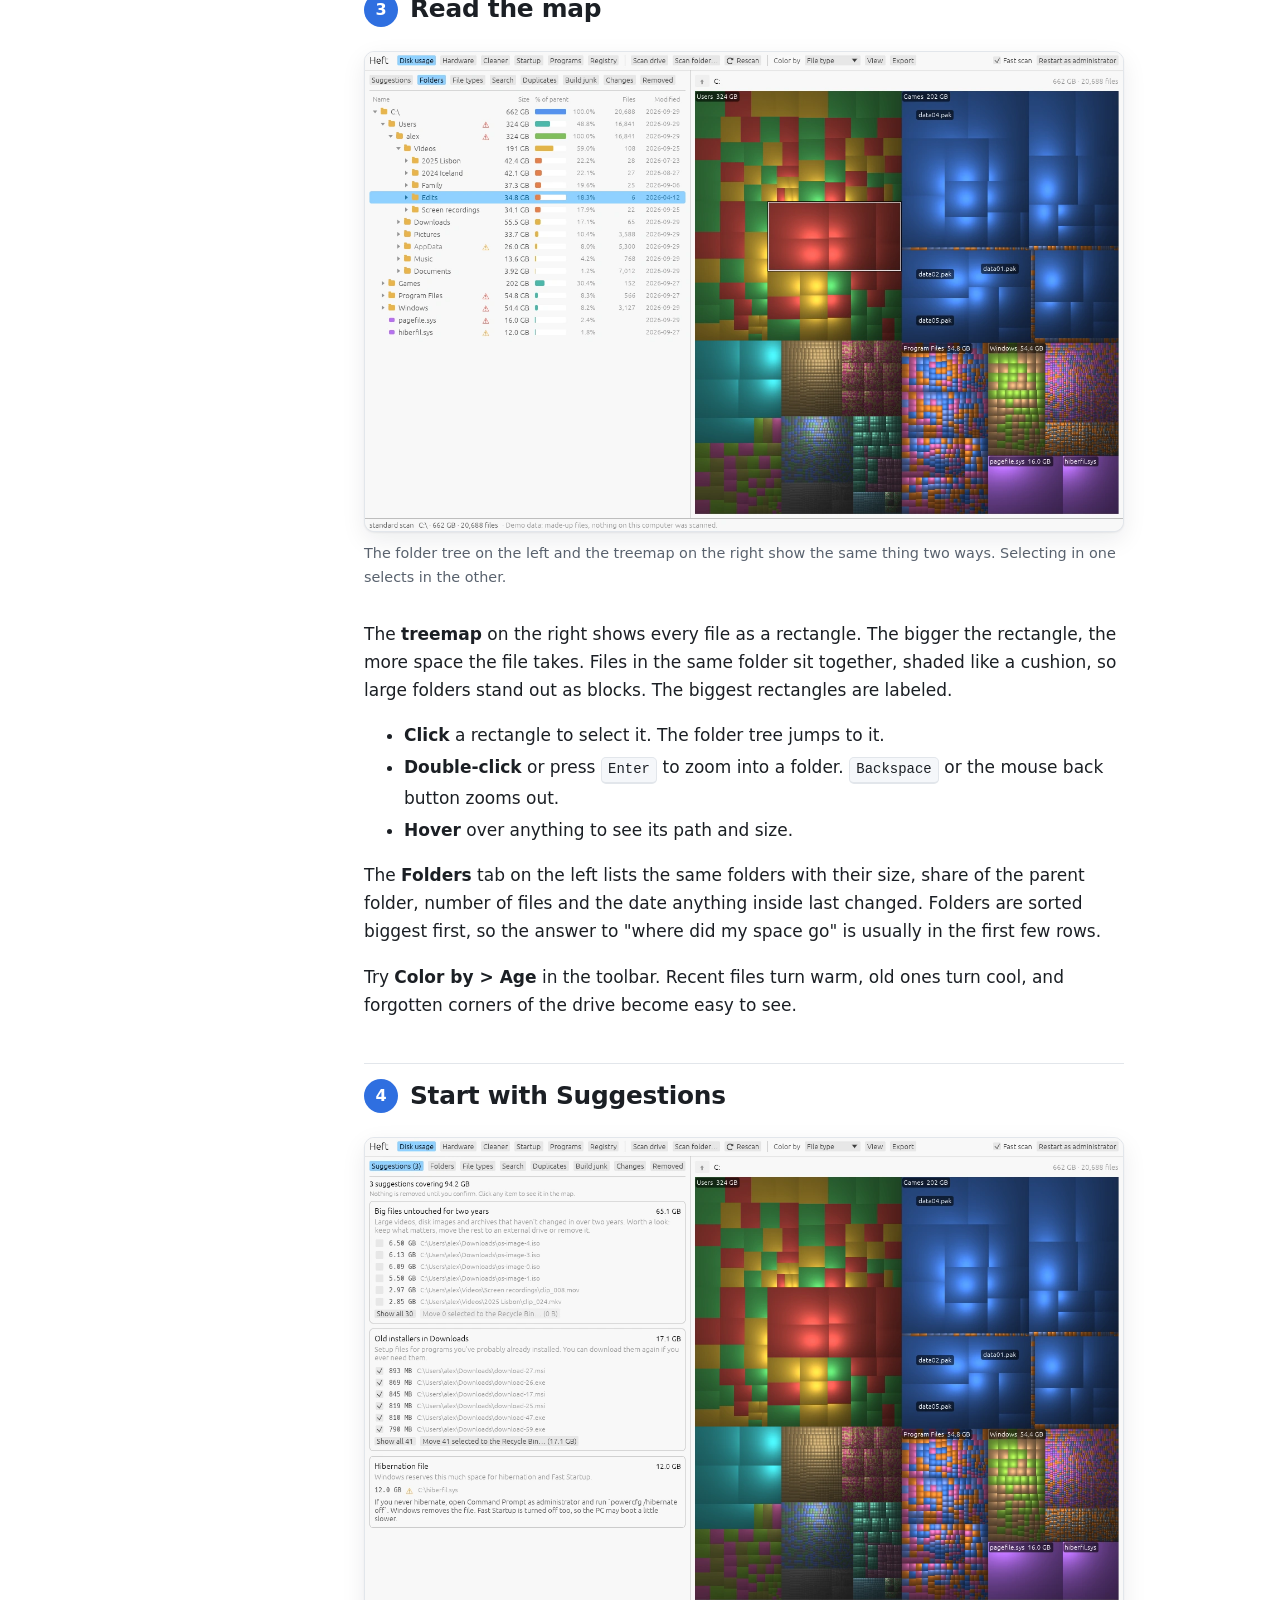
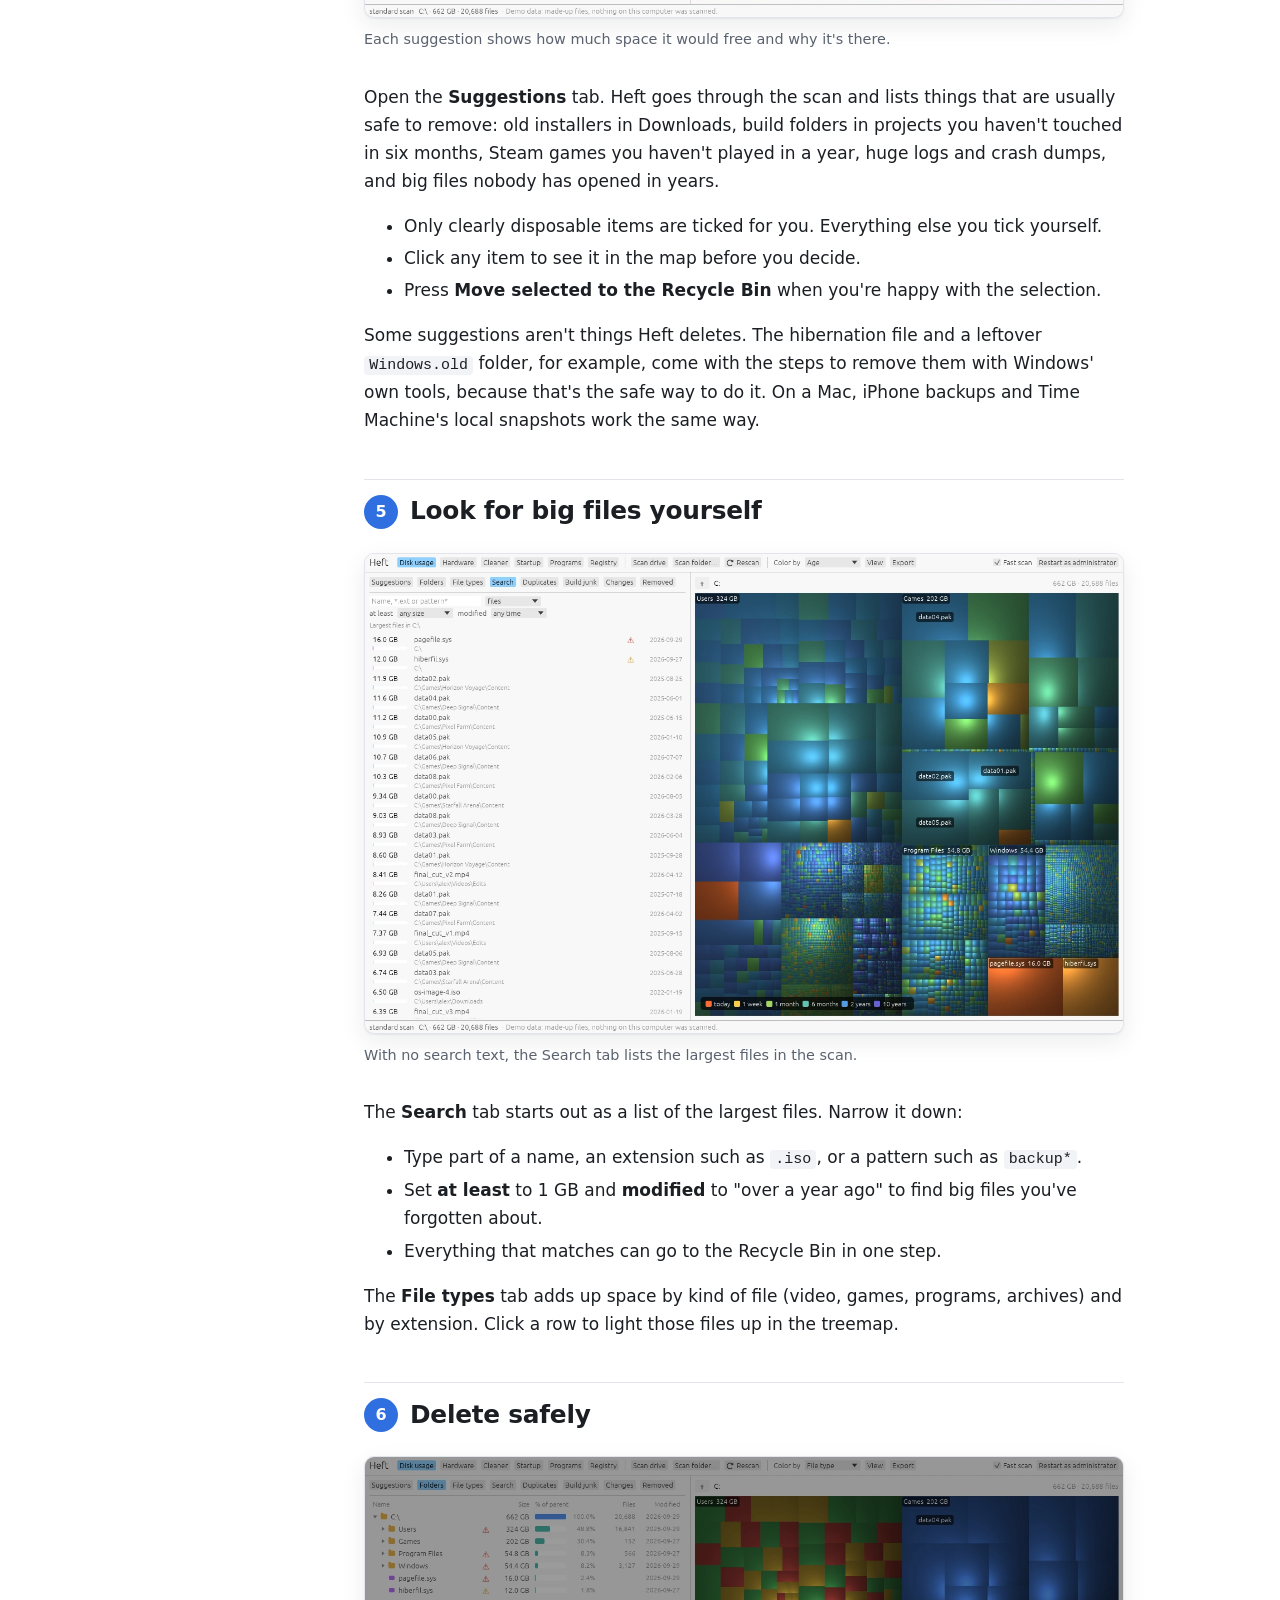
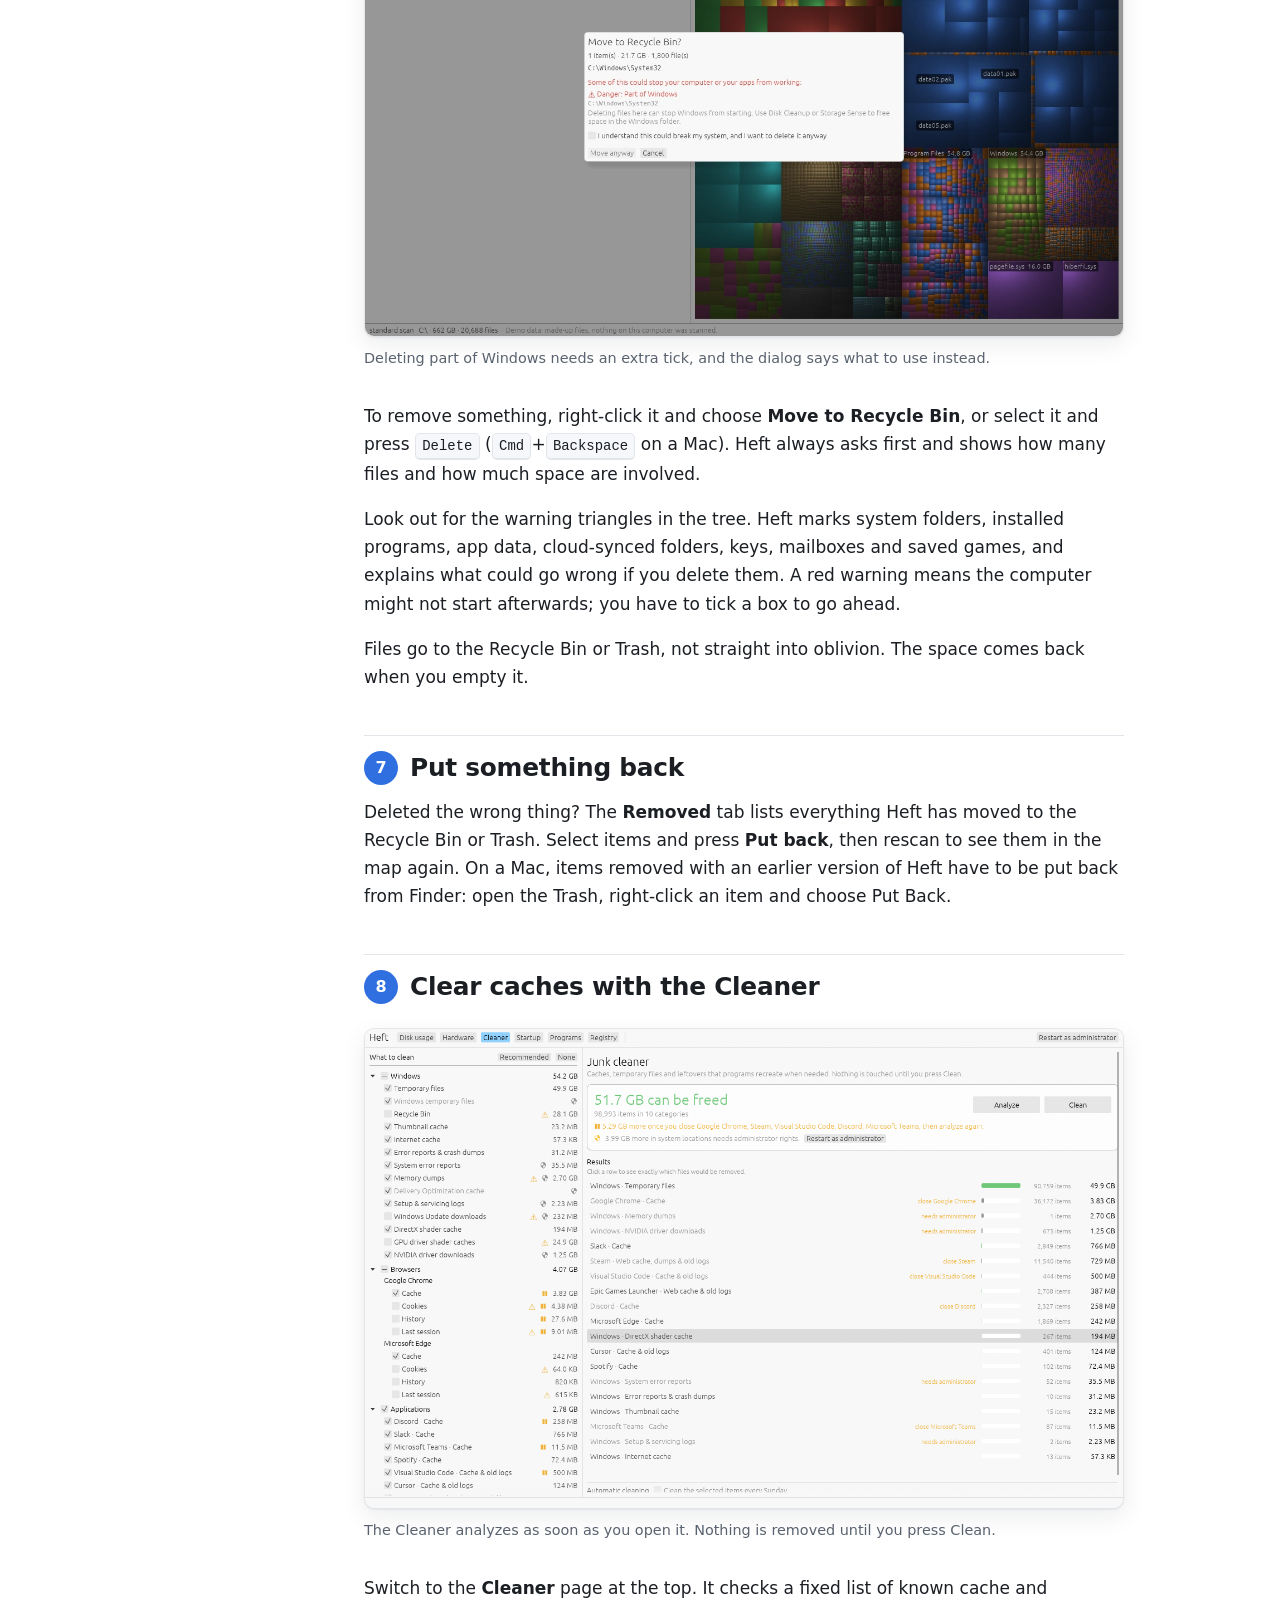
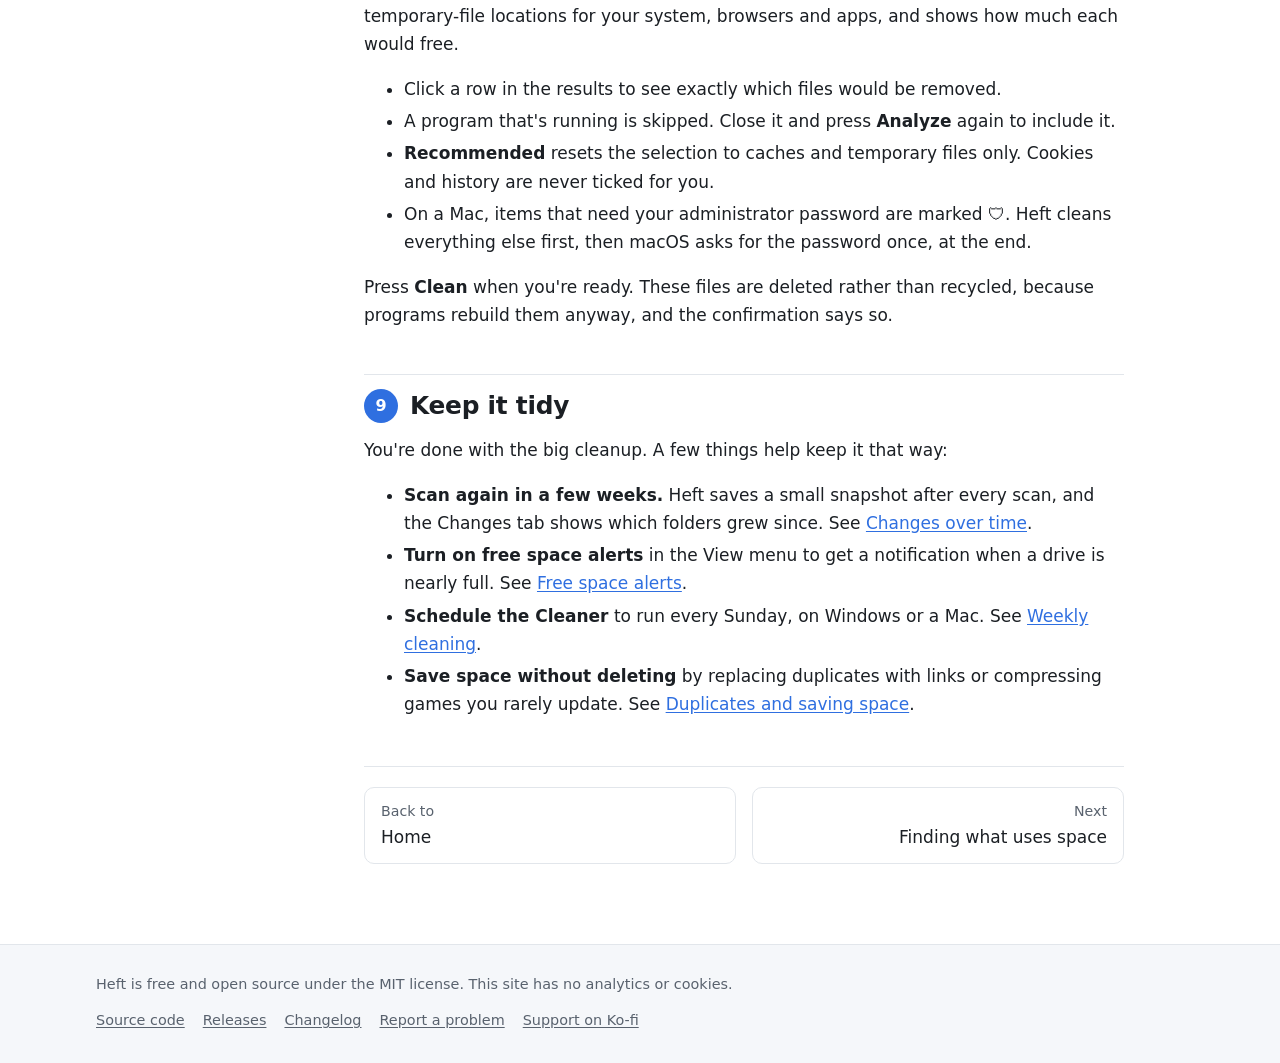
<file: site/tutorial.html>
<!doctype html>
<html lang="en">
<head>
  <meta charset="utf-8">
  <meta name="viewport" content="width=device-width, initial-scale=1">
  <title>Tutorial: your first cleanup · Heft</title>
  <meta name="description" content="A ten-minute walk through a first session with Heft: scan a drive, read the map, act on suggestions, delete safely and clear caches.">
  <meta name="color-scheme" content="light dark">
  <link rel="icon" href="images/favicon-32.png" type="image/png">
  <link rel="stylesheet" href="assets/style.css">
</head>
<body>
<a class="skip" href="#main">Skip to content</a>
<header class="site-header">
  <div class="header-inner">
    <a class="brand" href="index.html"><img src="images/icon-64.png" alt="" width="28" height="28">Heft</a>
    <nav class="site-nav" aria-label="Main">
      <a href="tutorial.html" aria-current="page">Tutorial</a>
      <a href="guides/index.html">Guides</a>
      <a href="faq.html">FAQ</a>
      <a href="https://github.com/gjnail/heft">GitHub</a>
      <a class="btn btn-primary btn-small" href="https://github.com/gjnail/heft/releases/latest">Download</a>
    </nav>
  </div>
</header>

<div class="docs">
  <aside class="sidebar" aria-label="Documentation">
    <h2>Start here</h2>
    <ul>
      <li><a href="tutorial.html" aria-current="page">Tutorial</a></li>
      <li><a href="faq.html">FAQ and troubleshooting</a></li>
    </ul>
    <h2>Guides</h2>
    <ul>
      <li><a href="guides/disk-usage.html">Finding what uses space</a></li>
      <li><a href="guides/cleaning-up.html">Cleaning up safely</a></li>
      <li><a href="guides/duplicates.html">Duplicates and saving space</a></li>
      <li><a href="guides/cleaner.html">The Cleaner</a></li>
      <li><a href="guides/hardware.html">Hardware monitor</a></li>
      <li><a href="guides/windows-tools.html">Startup, programs, registry</a></li>
      <li><a href="guides/mac-tools.html">Login items, apps, broken items</a></li>
      <li><a href="guides/alerts.html">Free space alerts</a></li>
      <li><a href="guides/command-line.html">Command line</a></li>
    </ul>
  </aside>

  <main id="main" class="prose">
    <h1>Tutorial: your first cleanup</h1>
    <p class="lede">This walks you through a first session with Heft: scanning a drive, reading the map, acting on suggestions, deleting safely and clearing caches. It takes about ten minutes.</p>
    <p>The steps show Windows. macOS and Linux work the same way unless a step says otherwise. The disk screenshots use Heft's demo disk, so the files in them are made up.</p>

    <nav class="toc" aria-label="On this page">
      <strong>Steps</strong>
      <ol>
        <li><a href="#download">Download and open Heft</a></li>
        <li><a href="#scan">Scan a drive</a></li>
        <li><a href="#map">Read the map</a></li>
        <li><a href="#suggestions">Start with Suggestions</a></li>
        <li><a href="#hunt">Look for big files yourself</a></li>
        <li><a href="#delete">Delete safely</a></li>
        <li><a href="#undo">Put something back</a></li>
        <li><a href="#cleaner">Clear caches with the Cleaner</a></li>
        <li><a href="#tidy">Keep it tidy</a></li>
      </ol>
    </nav>

    <h2 id="download" class="step-title"><span class="n">1</span>Download and open Heft</h2>
    <p>Go to the <a href="https://github.com/gjnail/heft/releases/latest">latest release</a> and download the file for your system. Heft is a single program with no installer.</p>
    <ul>
      <li><strong>Windows 10 and 11:</strong> unzip <code>heft-&lt;version&gt;-windows-x86_64.zip</code> into any folder and run <code>heft.exe</code>.</li>
      <li><strong>macOS 11 and later:</strong> unzip <code>heft-&lt;version&gt;-macos-universal.zip</code> and move Heft to Applications.</li>
      <li><strong>Linux:</strong> extract <code>heft-&lt;version&gt;-linux-x86_64.tar.gz</code> and run <code>./heft</code>. Run <code>bash scripts/install-linux.sh</code> in the same folder to add Heft to your app launcher.</li>
    </ul>
    <div class="note">
      <p><strong>A warning the first time is expected.</strong> The downloads aren't code-signed yet. On Windows, "Windows protected your PC" appears: click <strong>More info</strong>, then <strong>Run anyway</strong>. On macOS, open System Settings &gt; Privacy &amp; Security and click <strong>Open Anyway</strong>. See the <a href="faq.html#unsigned">FAQ</a> if Windows doesn't offer that choice.</p>
    </div>

    <h2 id="scan" class="step-title"><span class="n">2</span>Scan a drive</h2>
    <p>The start screen asks what's filling your disks and lists your drives with their free space. Click one to scan it, or choose <strong>Scan a folder</strong> to look at just one folder. You can also drop a folder onto the window.</p>
    <p>On Windows, Heft offers to <strong>Restart as administrator</strong>. Take it if you can: as administrator on an NTFS drive, Heft reads the drive's master file table directly, which takes seconds instead of minutes. Without it, Heft scans folders in parallel. That works everywhere, just more slowly.</p>
    <p>While it scans you see how many folders it has read, the size so far and the time taken.</p>

    <h2 id="map" class="step-title"><span class="n">3</span>Read the map</h2>
    <figure class="shot">
      <a href="images/overview.webp"><img src="images/overview.webp" width="1360" height="860" loading="lazy" alt="The Folders tab next to the treemap, with the Edits folder selected in both"></a>
      <figcaption>The folder tree on the left and the treemap on the right show the same thing two ways. Selecting in one selects in the other.</figcaption>
    </figure>
    <p>The <strong>treemap</strong> on the right shows every file as a rectangle. The bigger the rectangle, the more space the file takes. Files in the same folder sit together, shaded like a cushion, so large folders stand out as blocks. The biggest rectangles are labeled.</p>
    <ul>
      <li><strong>Click</strong> a rectangle to select it. The folder tree jumps to it.</li>
      <li><strong>Double-click</strong> or press <kbd>Enter</kbd> to zoom into a folder. <kbd>Backspace</kbd> or the mouse back button zooms out.</li>
      <li><strong>Hover</strong> over anything to see its path and size.</li>
    </ul>
    <p>The <strong>Folders</strong> tab on the left lists the same folders with their size, share of the parent folder, number of files and the date anything inside last changed. Folders are sorted biggest first, so the answer to "where did my space go" is usually in the first few rows.</p>
    <p>Try <strong>Color by &gt; Age</strong> in the toolbar. Recent files turn warm, old ones turn cool, and forgotten corners of the drive become easy to see.</p>

    <h2 id="suggestions" class="step-title"><span class="n">4</span>Start with Suggestions</h2>
    <figure class="shot">
      <a href="images/suggestions.webp"><img src="images/suggestions.webp" width="1360" height="860" loading="lazy" alt="The Suggestions tab listing big old files, old installers in Downloads and the hibernation file"></a>
      <figcaption>Each suggestion shows how much space it would free and why it's there.</figcaption>
    </figure>
    <p>Open the <strong>Suggestions</strong> tab. Heft goes through the scan and lists things that are usually safe to remove: old installers in Downloads, build folders in projects you haven't touched in six months, Steam games you haven't played in a year, huge logs and crash dumps, and big files nobody has opened in years.</p>
    <ul>
      <li>Only clearly disposable items are ticked for you. Everything else you tick yourself.</li>
      <li>Click any item to see it in the map before you decide.</li>
      <li>Press <strong>Move selected to the Recycle Bin</strong> when you're happy with the selection.</li>
    </ul>
    <p>Some suggestions aren't things Heft deletes. The hibernation file and a leftover <code>Windows.old</code> folder, for example, come with the steps to remove them with Windows' own tools, because that's the safe way to do it. On a Mac, iPhone backups and Time Machine's local snapshots work the same way.</p>

    <h2 id="hunt" class="step-title"><span class="n">5</span>Look for big files yourself</h2>
    <figure class="shot">
      <a href="images/age.webp"><img src="images/age.webp" width="1360" height="860" loading="lazy" alt="The Search tab listing the largest files, next to a treemap colored by file age"></a>
      <figcaption>With no search text, the Search tab lists the largest files in the scan.</figcaption>
    </figure>
    <p>The <strong>Search</strong> tab starts out as a list of the largest files. Narrow it down:</p>
    <ul>
      <li>Type part of a name, an extension such as <code>.iso</code>, or a pattern such as <code>backup*</code>.</li>
      <li>Set <strong>at least</strong> to 1 GB and <strong>modified</strong> to "over a year ago" to find big files you've forgotten about.</li>
      <li>Everything that matches can go to the Recycle Bin in one step.</li>
    </ul>
    <p>The <strong>File types</strong> tab adds up space by kind of file (video, games, programs, archives) and by extension. Click a row to light those files up in the treemap.</p>

    <h2 id="delete" class="step-title"><span class="n">6</span>Delete safely</h2>
    <figure class="shot">
      <a href="images/delete-warning.webp"><img src="images/delete-warning.webp" width="1360" height="860" loading="lazy" alt="A dialog asking to move System32 to the Recycle Bin, warning that it is part of Windows"></a>
      <figcaption>Deleting part of Windows needs an extra tick, and the dialog says what to use instead.</figcaption>
    </figure>
    <p>To remove something, right-click it and choose <strong>Move to Recycle Bin</strong>, or select it and press <kbd>Delete</kbd> (<kbd>Cmd</kbd>+<kbd>Backspace</kbd> on a Mac). Heft always asks first and shows how many files and how much space are involved.</p>
    <p>Look out for the warning triangles in the tree. Heft marks system folders, installed programs, app data, cloud-synced folders, keys, mailboxes and saved games, and explains what could go wrong if you delete them. A red warning means the computer might not start afterwards; you have to tick a box to go ahead.</p>
    <p>Files go to the Recycle Bin or Trash, not straight into oblivion. The space comes back when you empty it.</p>

    <h2 id="undo" class="step-title"><span class="n">7</span>Put something back</h2>
    <p>Deleted the wrong thing? The <strong>Removed</strong> tab lists everything Heft has moved to the Recycle Bin or Trash. Select items and press <strong>Put back</strong>, then rescan to see them in the map again. On a Mac, items removed with an earlier version of Heft have to be put back from Finder: open the Trash, right-click an item and choose Put Back.</p>

    <h2 id="cleaner" class="step-title"><span class="n">8</span>Clear caches with the Cleaner</h2>
    <figure class="shot">
      <a href="images/cleaner.webp"><img src="images/cleaner.webp" width="1360" height="860" loading="lazy" alt="The Cleaner page with rules grouped by Windows, Browsers and Applications, and results sorted by size"></a>
      <figcaption>The Cleaner analyzes as soon as you open it. Nothing is removed until you press Clean.</figcaption>
    </figure>
    <p>Switch to the <strong>Cleaner</strong> page at the top. It checks a fixed list of known cache and temporary-file locations for your system, browsers and apps, and shows how much each would free.</p>
    <ul>
      <li>Click a row in the results to see exactly which files would be removed.</li>
      <li>A program that's running is skipped. Close it and press <strong>Analyze</strong> again to include it.</li>
      <li><strong>Recommended</strong> resets the selection to caches and temporary files only. Cookies and history are never ticked for you.</li>
      <li>On a Mac, items that need your administrator password are marked 🛡. Heft cleans everything else first, then macOS asks for the password once, at the end.</li>
    </ul>
    <p>Press <strong>Clean</strong> when you're ready. These files are deleted rather than recycled, because programs rebuild them anyway, and the confirmation says so.</p>

    <h2 id="tidy" class="step-title"><span class="n">9</span>Keep it tidy</h2>
    <p>You're done with the big cleanup. A few things help keep it that way:</p>
    <ul>
      <li><strong>Scan again in a few weeks.</strong> Heft saves a small snapshot after every scan, and the Changes tab shows which folders grew since. See <a href="guides/disk-usage.html#changes">Changes over time</a>.</li>
      <li><strong>Turn on free space alerts</strong> in the View menu to get a notification when a drive is nearly full. See <a href="guides/alerts.html">Free space alerts</a>.</li>
      <li><strong>Schedule the Cleaner</strong> to run every Sunday, on Windows or a Mac. See <a href="guides/cleaner.html#weekly">Weekly cleaning</a>.</li>
      <li><strong>Save space without deleting</strong> by replacing duplicates with links or compressing games you rarely update. See <a href="guides/duplicates.html">Duplicates and saving space</a>.</li>
    </ul>

    <div class="pager">
      <a href="index.html"><small>Back to</small>Home</a>
      <a class="next" href="guides/disk-usage.html"><small>Next</small>Finding what uses space</a>
    </div>
  </main>
</div>

<footer class="site-footer">
  <div class="footer-inner">
    <span>Heft is free and open source under the MIT license. This site has no analytics or cookies.</span>
    <nav aria-label="Footer">
      <a href="https://github.com/gjnail/heft">Source code</a>
      <a href="https://github.com/gjnail/heft/releases">Releases</a>
      <a href="https://github.com/gjnail/heft/blob/main/CHANGELOG.md">Changelog</a>
      <a href="https://github.com/gjnail/heft/issues">Report a problem</a>
      <a href="https://ko-fi.com/gnail">Support on Ko-fi</a>
    </nav>
  </div>
</footer>
<script src="assets/site.js"></script>
</body>
</html>
</file>
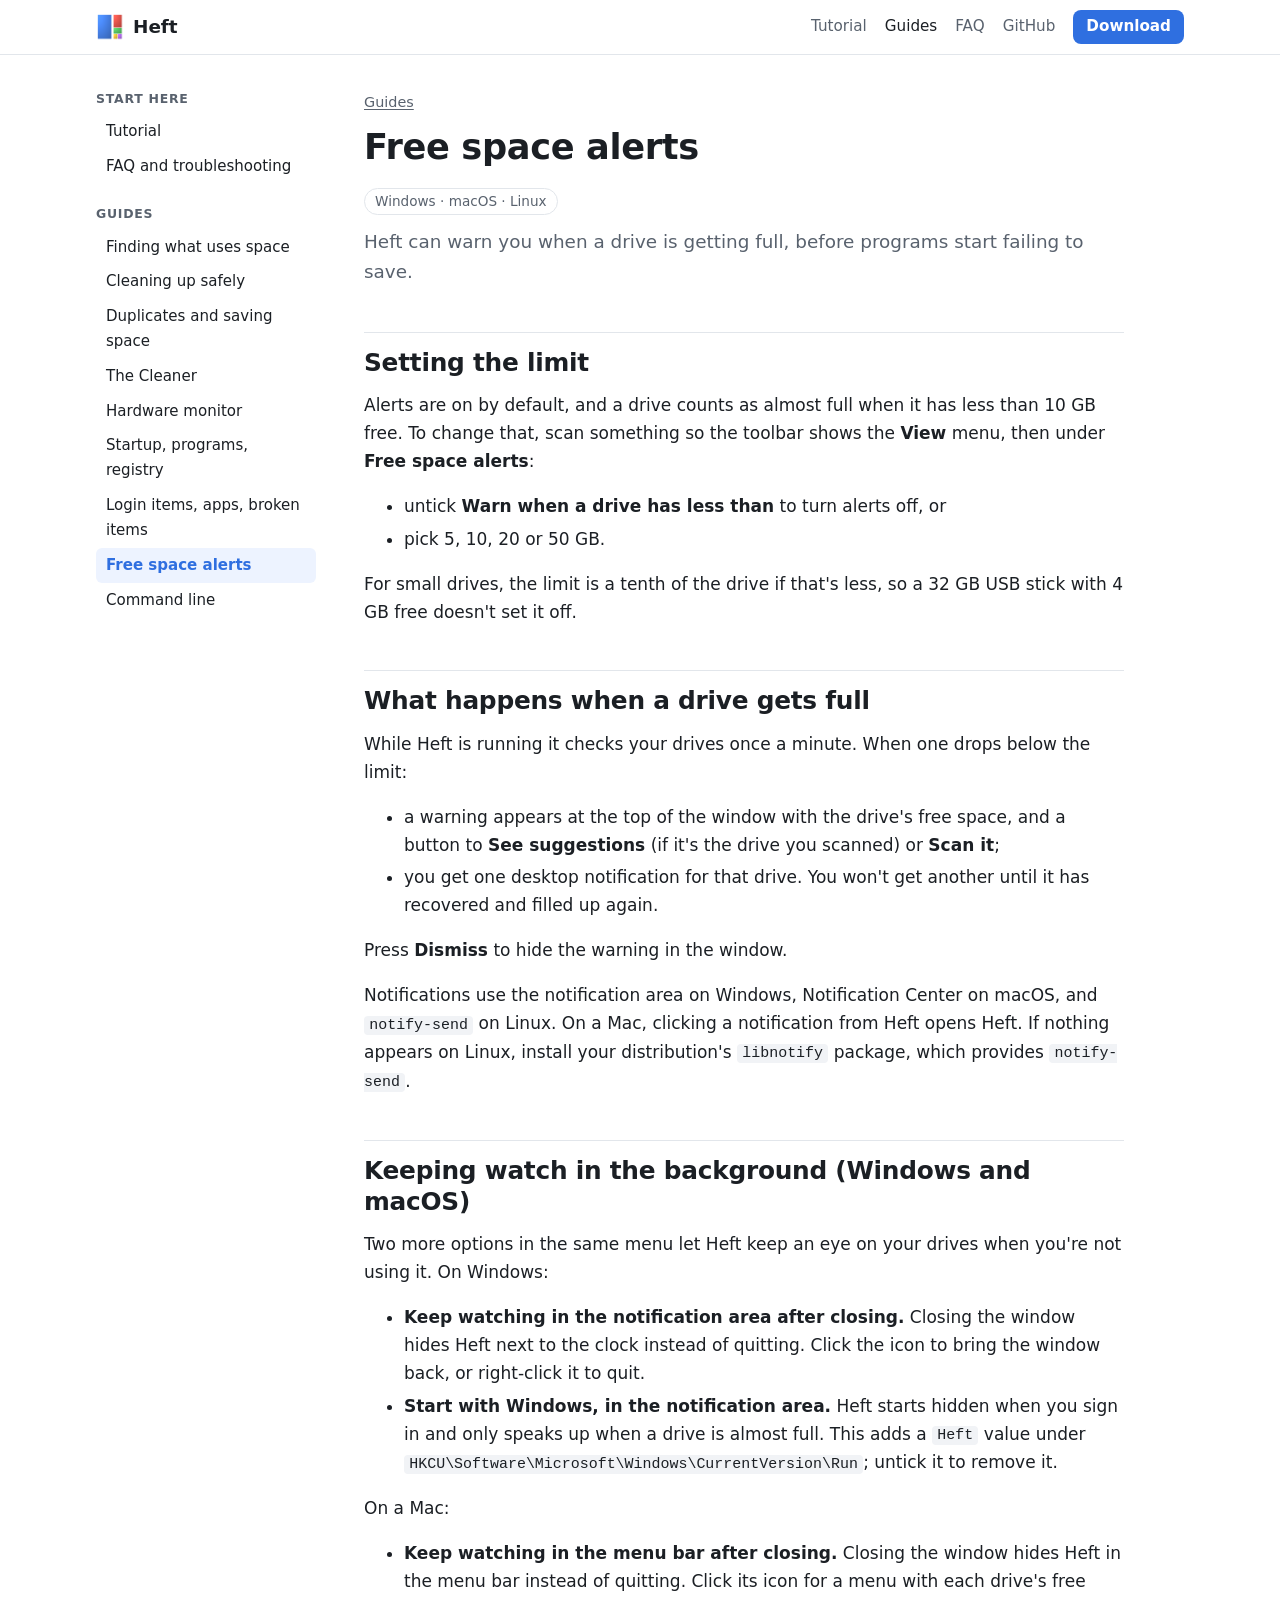
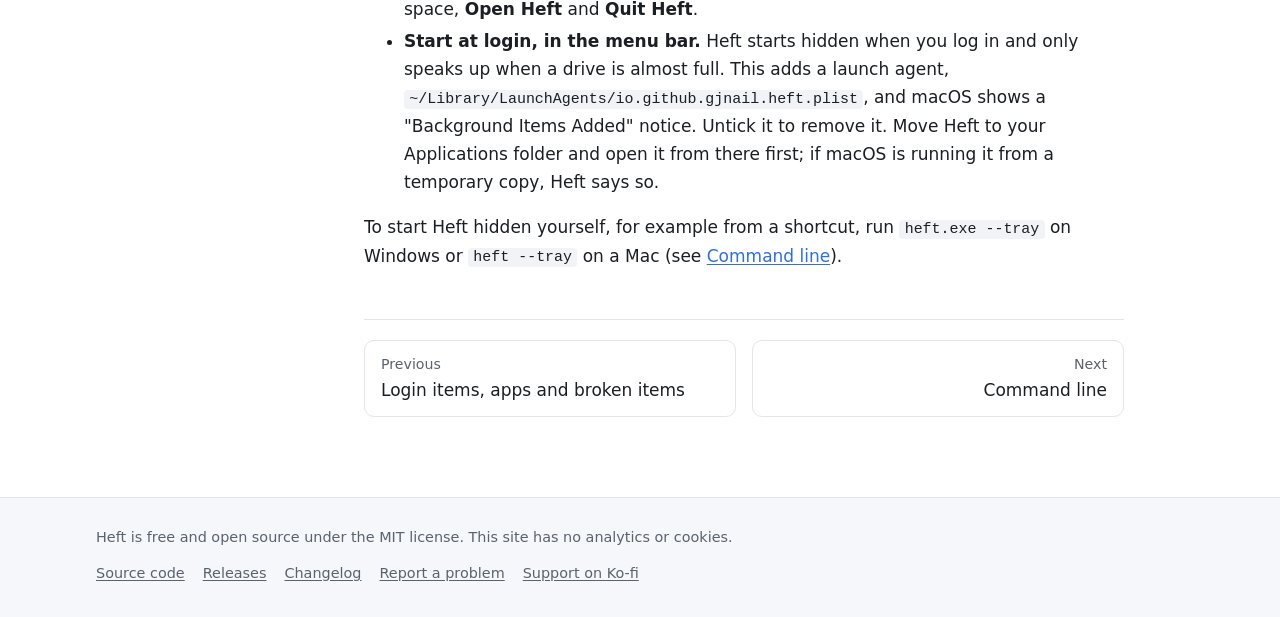
<file: site/guides/alerts.html>
<!doctype html>
<html lang="en">
<head>
  <meta charset="utf-8">
  <meta name="viewport" content="width=device-width, initial-scale=1">
  <title>Free space alerts · Heft</title>
  <meta name="description" content="Get a warning from Heft before a drive fills up, and keep it watching from the Windows notification area or the Mac menu bar.">
  <meta name="color-scheme" content="light dark">
  <link rel="icon" href="../images/favicon-32.png" type="image/png">
  <link rel="stylesheet" href="../assets/style.css">
</head>
<body>
<a class="skip" href="#main">Skip to content</a>
<header class="site-header">
  <div class="header-inner">
    <a class="brand" href="../index.html"><img src="../images/icon-64.png" alt="" width="28" height="28">Heft</a>
    <nav class="site-nav" aria-label="Main">
      <a href="../tutorial.html">Tutorial</a>
      <a href="index.html" aria-current="page">Guides</a>
      <a href="../faq.html">FAQ</a>
      <a href="https://github.com/gjnail/heft">GitHub</a>
      <a class="btn btn-primary btn-small" href="https://github.com/gjnail/heft/releases/latest">Download</a>
    </nav>
  </div>
</header>

<div class="docs">
  <aside class="sidebar" aria-label="Documentation">
    <h2>Start here</h2>
    <ul>
      <li><a href="../tutorial.html">Tutorial</a></li>
      <li><a href="../faq.html">FAQ and troubleshooting</a></li>
    </ul>
    <h2>Guides</h2>
    <ul>
      <li><a href="disk-usage.html">Finding what uses space</a></li>
      <li><a href="cleaning-up.html">Cleaning up safely</a></li>
      <li><a href="duplicates.html">Duplicates and saving space</a></li>
      <li><a href="cleaner.html">The Cleaner</a></li>
      <li><a href="hardware.html">Hardware monitor</a></li>
      <li><a href="windows-tools.html">Startup, programs, registry</a></li>
      <li><a href="mac-tools.html">Login items, apps, broken items</a></li>
      <li><a href="alerts.html" aria-current="page">Free space alerts</a></li>
      <li><a href="command-line.html">Command line</a></li>
    </ul>
  </aside>

  <main id="main" class="prose">
    <p class="breadcrumb"><a href="index.html">Guides</a></p>
    <h1>Free space alerts</h1>
    <span class="platforms">Windows · macOS · Linux</span>
    <p class="lede">Heft can warn you when a drive is getting full, before programs start failing to save.</p>

    <h2 id="setting-up">Setting the limit</h2>
    <p>Alerts are on by default, and a drive counts as almost full when it has less than 10 GB free. To change that, scan something so the toolbar shows the <strong>View</strong> menu, then under <strong>Free space alerts</strong>:</p>
    <ul>
      <li>untick <strong>Warn when a drive has less than</strong> to turn alerts off, or</li>
      <li>pick 5, 10, 20 or 50 GB.</li>
    </ul>
    <p>For small drives, the limit is a tenth of the drive if that's less, so a 32 GB USB stick with 4 GB free doesn't set it off.</p>

    <h2 id="what-happens">What happens when a drive gets full</h2>
    <p>While Heft is running it checks your drives once a minute. When one drops below the limit:</p>
    <ul>
      <li>a warning appears at the top of the window with the drive's free space, and a button to <strong>See suggestions</strong> (if it's the drive you scanned) or <strong>Scan it</strong>;</li>
      <li>you get one desktop notification for that drive. You won't get another until it has recovered and filled up again.</li>
    </ul>
    <p>Press <strong>Dismiss</strong> to hide the warning in the window.</p>
    <p>Notifications use the notification area on Windows, Notification Center on macOS, and <code>notify-send</code> on Linux. On a Mac, clicking a notification from Heft opens Heft. If nothing appears on Linux, install your distribution's <code>libnotify</code> package, which provides <code>notify-send</code>.</p>

    <h2 id="background">Keeping watch in the background (Windows and macOS)</h2>
    <p>Two more options in the same menu let Heft keep an eye on your drives when you're not using it. On Windows:</p>
    <ul>
      <li><strong>Keep watching in the notification area after closing.</strong> Closing the window hides Heft next to the clock instead of quitting. Click the icon to bring the window back, or right-click it to quit.</li>
      <li><strong>Start with Windows, in the notification area.</strong> Heft starts hidden when you sign in and only speaks up when a drive is almost full. This adds a <code>Heft</code> value under <code>HKCU\Software\Microsoft\Windows\CurrentVersion\Run</code>; untick it to remove it.</li>
    </ul>
    <p>On a Mac:</p>
    <ul>
      <li><strong>Keep watching in the menu bar after closing.</strong> Closing the window hides Heft in the menu bar instead of quitting. Click its icon for a menu with each drive's free space, <strong>Open Heft</strong> and <strong>Quit Heft</strong>.</li>
      <li><strong>Start at login, in the menu bar.</strong> Heft starts hidden when you log in and only speaks up when a drive is almost full. This adds a launch agent, <code>~/Library/LaunchAgents/io.github.gjnail.heft.plist</code>, and macOS shows a "Background Items Added" notice. Untick it to remove it. Move Heft to your Applications folder and open it from there first; if macOS is running it from a temporary copy, Heft says so.</li>
    </ul>
    <p>To start Heft hidden yourself, for example from a shortcut, run <code>heft.exe --tray</code> on Windows or <code>heft --tray</code> on a Mac (see <a href="command-line.html">Command line</a>).</p>

    <div class="pager">
      <a href="mac-tools.html"><small>Previous</small>Login items, apps and broken items</a>
      <a class="next" href="command-line.html"><small>Next</small>Command line</a>
    </div>
  </main>
</div>

<footer class="site-footer">
  <div class="footer-inner">
    <span>Heft is free and open source under the MIT license. This site has no analytics or cookies.</span>
    <nav aria-label="Footer">
      <a href="https://github.com/gjnail/heft">Source code</a>
      <a href="https://github.com/gjnail/heft/releases">Releases</a>
      <a href="https://github.com/gjnail/heft/blob/main/CHANGELOG.md">Changelog</a>
      <a href="https://github.com/gjnail/heft/issues">Report a problem</a>
      <a href="https://ko-fi.com/gnail">Support on Ko-fi</a>
    </nav>
  </div>
</footer>
<script src="../assets/site.js"></script>
</body>
</html>
</file>
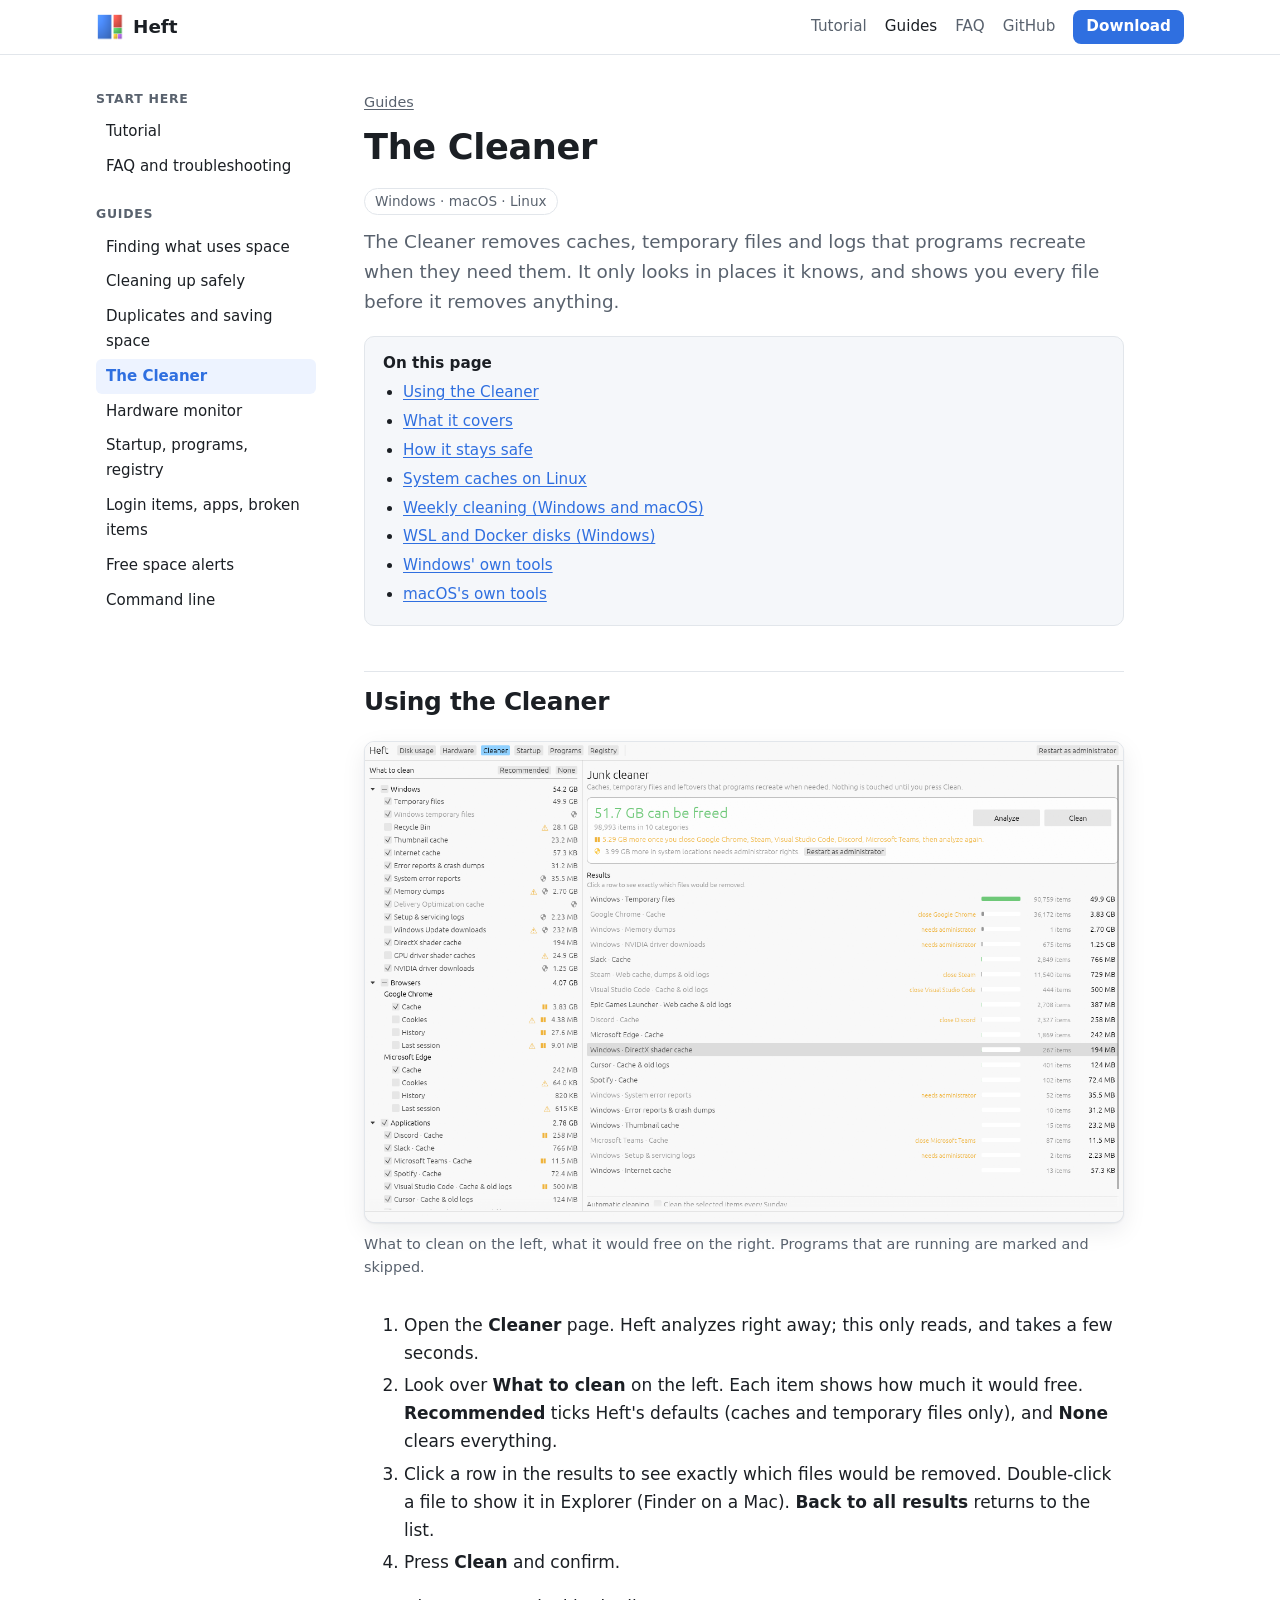
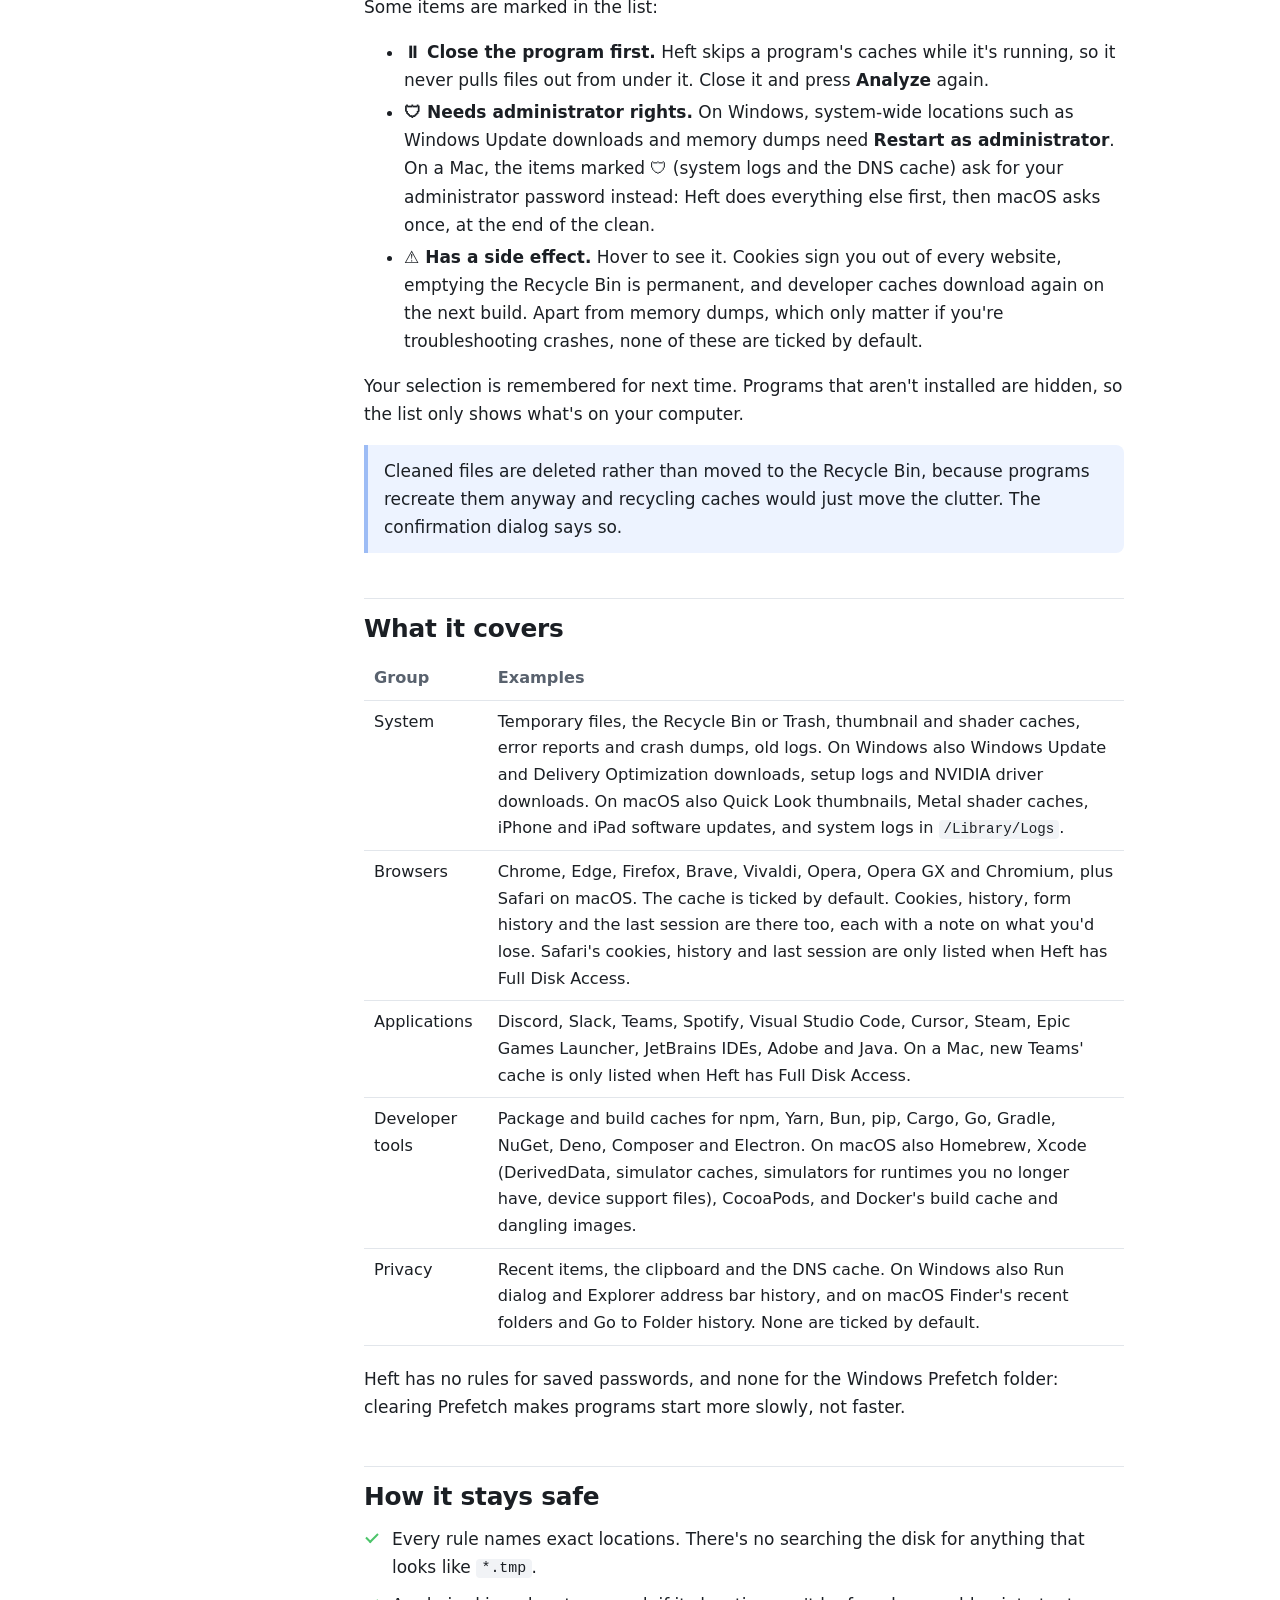
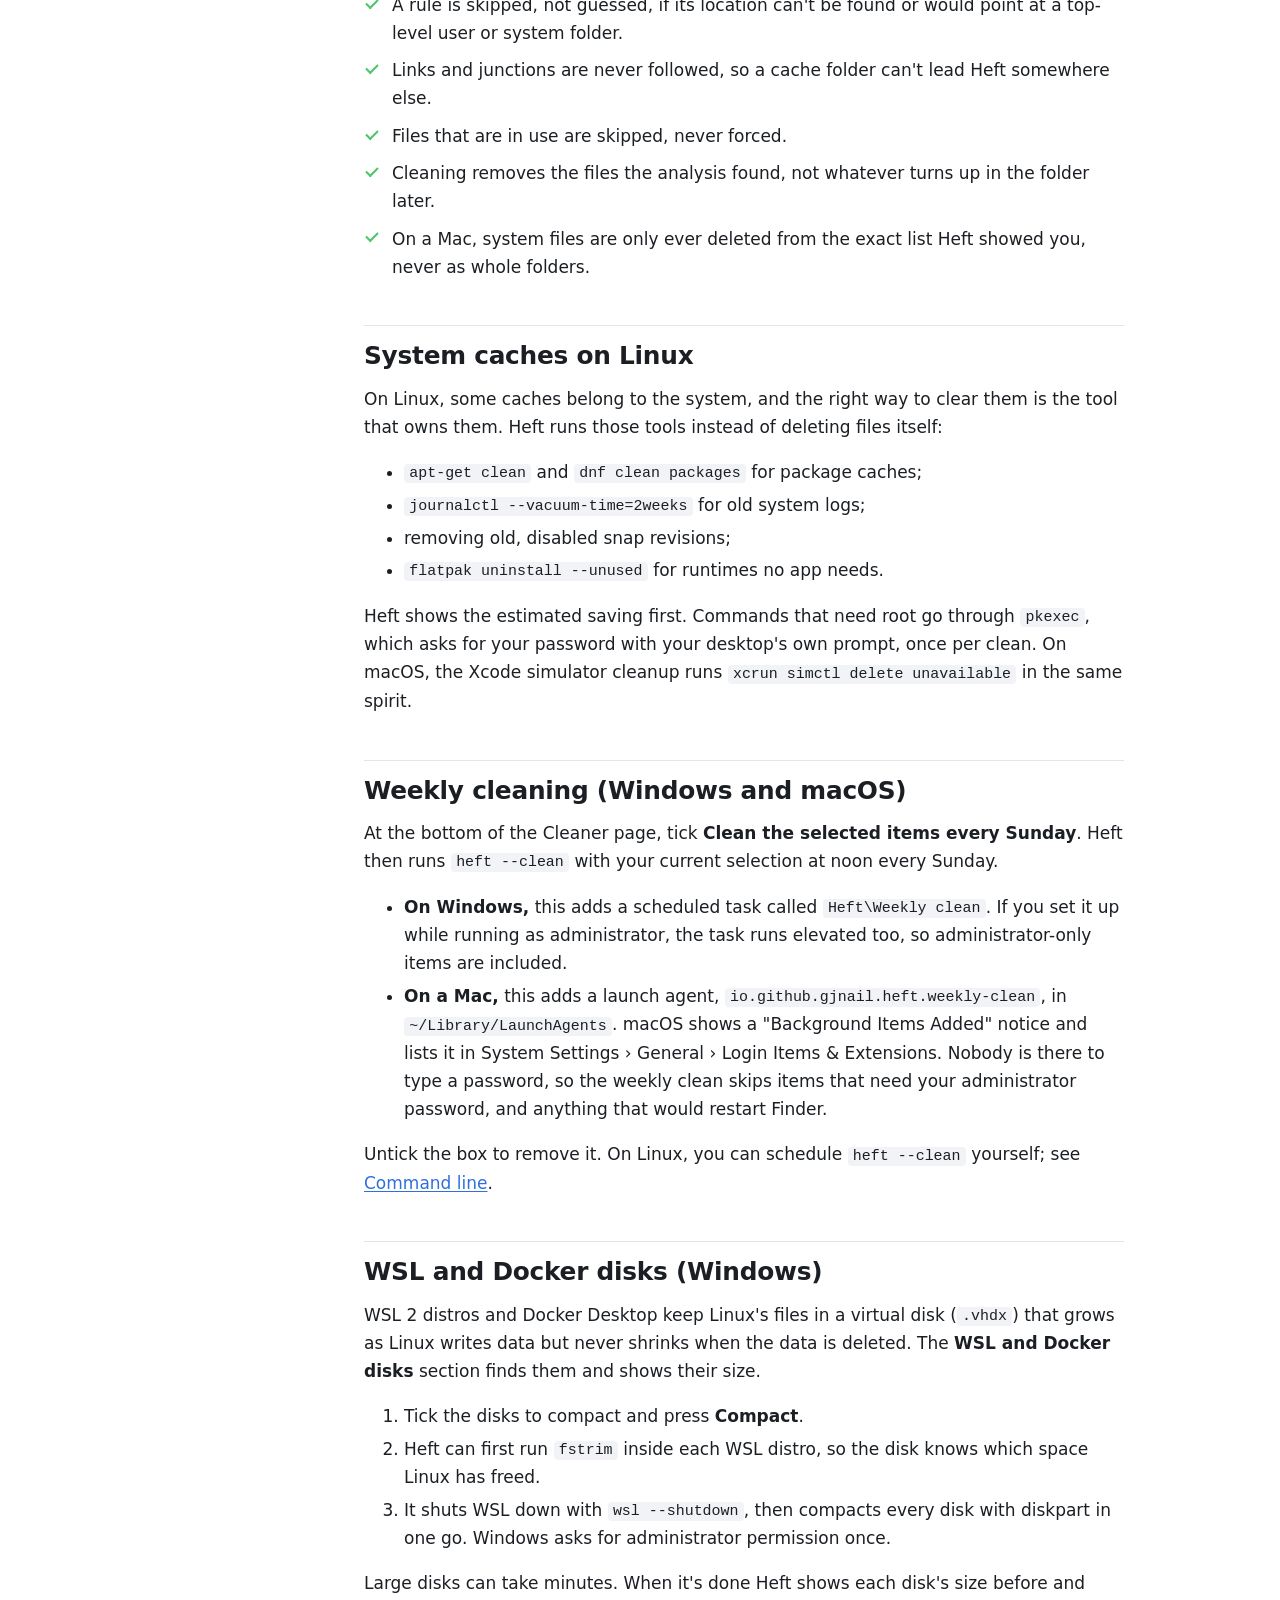
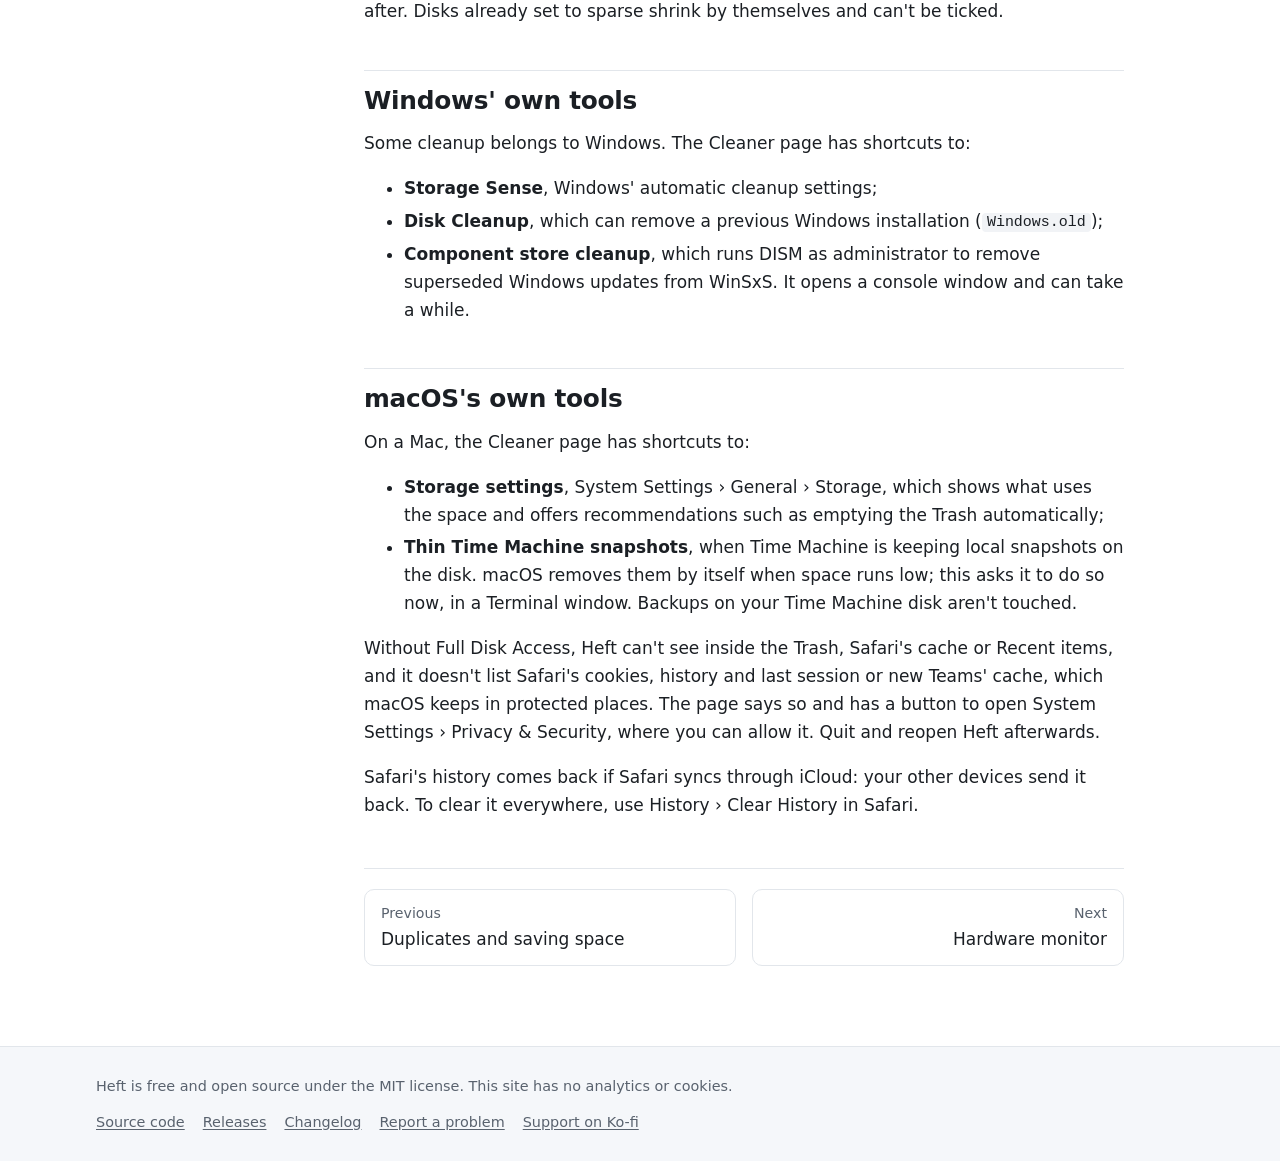
<file: site/guides/cleaner.html>
<!doctype html>
<html lang="en">
<head>
  <meta charset="utf-8">
  <meta name="viewport" content="width=device-width, initial-scale=1">
  <title>The Cleaner · Heft</title>
  <meta name="description" content="How Heft's Cleaner removes caches and temporary files safely on Windows, macOS and Linux, including weekly cleaning, the administrator password on a Mac, and compacting WSL and Docker disks.">
  <meta name="color-scheme" content="light dark">
  <link rel="icon" href="../images/favicon-32.png" type="image/png">
  <link rel="stylesheet" href="../assets/style.css">
</head>
<body>
<a class="skip" href="#main">Skip to content</a>
<header class="site-header">
  <div class="header-inner">
    <a class="brand" href="../index.html"><img src="../images/icon-64.png" alt="" width="28" height="28">Heft</a>
    <nav class="site-nav" aria-label="Main">
      <a href="../tutorial.html">Tutorial</a>
      <a href="index.html" aria-current="page">Guides</a>
      <a href="../faq.html">FAQ</a>
      <a href="https://github.com/gjnail/heft">GitHub</a>
      <a class="btn btn-primary btn-small" href="https://github.com/gjnail/heft/releases/latest">Download</a>
    </nav>
  </div>
</header>

<div class="docs">
  <aside class="sidebar" aria-label="Documentation">
    <h2>Start here</h2>
    <ul>
      <li><a href="../tutorial.html">Tutorial</a></li>
      <li><a href="../faq.html">FAQ and troubleshooting</a></li>
    </ul>
    <h2>Guides</h2>
    <ul>
      <li><a href="disk-usage.html">Finding what uses space</a></li>
      <li><a href="cleaning-up.html">Cleaning up safely</a></li>
      <li><a href="duplicates.html">Duplicates and saving space</a></li>
      <li><a href="cleaner.html" aria-current="page">The Cleaner</a></li>
      <li><a href="hardware.html">Hardware monitor</a></li>
      <li><a href="windows-tools.html">Startup, programs, registry</a></li>
      <li><a href="mac-tools.html">Login items, apps, broken items</a></li>
      <li><a href="alerts.html">Free space alerts</a></li>
      <li><a href="command-line.html">Command line</a></li>
    </ul>
  </aside>

  <main id="main" class="prose">
    <p class="breadcrumb"><a href="index.html">Guides</a></p>
    <h1>The Cleaner</h1>
    <span class="platforms">Windows · macOS · Linux</span>
    <p class="lede">The Cleaner removes caches, temporary files and logs that programs recreate when they need them. It only looks in places it knows, and shows you every file before it removes anything.</p>

    <nav class="toc" aria-label="On this page">
      <strong>On this page</strong>
      <ul>
        <li><a href="#using">Using the Cleaner</a></li>
        <li><a href="#covered">What it covers</a></li>
        <li><a href="#rules">How it stays safe</a></li>
        <li><a href="#system-tools">System caches on Linux</a></li>
        <li><a href="#weekly">Weekly cleaning (Windows and macOS)</a></li>
        <li><a href="#wsl">WSL and Docker disks (Windows)</a></li>
        <li><a href="#windows-tools">Windows' own tools</a></li>
        <li><a href="#mac-tools">macOS's own tools</a></li>
      </ul>
    </nav>

    <h2 id="using">Using the Cleaner</h2>
    <figure class="shot">
      <a href="../images/cleaner.webp"><img src="../images/cleaner.webp" width="1360" height="860" loading="lazy" alt="The Cleaner page with the list of rules on the left and the results sorted by size on the right"></a>
      <figcaption>What to clean on the left, what it would free on the right. Programs that are running are marked and skipped.</figcaption>
    </figure>
    <ol>
      <li>Open the <strong>Cleaner</strong> page. Heft analyzes right away; this only reads, and takes a few seconds.</li>
      <li>Look over <strong>What to clean</strong> on the left. Each item shows how much it would free. <strong>Recommended</strong> ticks Heft's defaults (caches and temporary files only), and <strong>None</strong> clears everything.</li>
      <li>Click a row in the results to see exactly which files would be removed. Double-click a file to show it in Explorer (Finder on a Mac). <strong>Back to all results</strong> returns to the list.</li>
      <li>Press <strong>Clean</strong> and confirm.</li>
    </ol>
    <p>Some items are marked in the list:</p>
    <ul>
      <li><strong>⏸ Close the program first.</strong> Heft skips a program's caches while it's running, so it never pulls files out from under it. Close it and press <strong>Analyze</strong> again.</li>
      <li><strong>🛡 Needs administrator rights.</strong> On Windows, system-wide locations such as Windows Update downloads and memory dumps need <strong>Restart as administrator</strong>. On a Mac, the items marked 🛡 (system logs and the DNS cache) ask for your administrator password instead: Heft does everything else first, then macOS asks once, at the end of the clean.</li>
      <li><strong>⚠ Has a side effect.</strong> Hover to see it. Cookies sign you out of every website, emptying the Recycle Bin is permanent, and developer caches download again on the next build. Apart from memory dumps, which only matter if you're troubleshooting crashes, none of these are ticked by default.</li>
    </ul>
    <p>Your selection is remembered for next time. Programs that aren't installed are hidden, so the list only shows what's on your computer.</p>
    <div class="note">
      <p>Cleaned files are deleted rather than moved to the Recycle Bin, because programs recreate them anyway and recycling caches would just move the clutter. The confirmation dialog says so.</p>
    </div>

    <h2 id="covered">What it covers</h2>
    <div class="table-wrap">
      <table>
        <thead><tr><th>Group</th><th>Examples</th></tr></thead>
        <tbody>
          <tr><td>System</td><td>Temporary files, the Recycle Bin or Trash, thumbnail and shader caches, error reports and crash dumps, old logs. On Windows also Windows Update and Delivery Optimization downloads, setup logs and NVIDIA driver downloads. On macOS also Quick Look thumbnails, Metal shader caches, iPhone and iPad software updates, and system logs in <code>/Library/Logs</code>.</td></tr>
          <tr><td>Browsers</td><td>Chrome, Edge, Firefox, Brave, Vivaldi, Opera, Opera GX and Chromium, plus Safari on macOS. The cache is ticked by default. Cookies, history, form history and the last session are there too, each with a note on what you'd lose. Safari's cookies, history and last session are only listed when Heft has Full Disk Access.</td></tr>
          <tr><td>Applications</td><td>Discord, Slack, Teams, Spotify, Visual Studio Code, Cursor, Steam, Epic Games Launcher, JetBrains IDEs, Adobe and Java. On a Mac, new Teams' cache is only listed when Heft has Full Disk Access.</td></tr>
          <tr><td>Developer tools</td><td>Package and build caches for npm, Yarn, Bun, pip, Cargo, Go, Gradle, NuGet, Deno, Composer and Electron. On macOS also Homebrew, Xcode (DerivedData, simulator caches, simulators for runtimes you no longer have, device support files), CocoaPods, and Docker's build cache and dangling images.</td></tr>
          <tr><td>Privacy</td><td>Recent items, the clipboard and the DNS cache. On Windows also Run dialog and Explorer address bar history, and on macOS Finder's recent folders and Go to Folder history. None are ticked by default.</td></tr>
        </tbody>
      </table>
    </div>
    <p>Heft has no rules for saved passwords, and none for the Windows Prefetch folder: clearing Prefetch makes programs start more slowly, not faster.</p>

    <h2 id="rules">How it stays safe</h2>
    <ul class="checks">
      <li>Every rule names exact locations. There's no searching the disk for anything that looks like <code>*.tmp</code>.</li>
      <li>A rule is skipped, not guessed, if its location can't be found or would point at a top-level user or system folder.</li>
      <li>Links and junctions are never followed, so a cache folder can't lead Heft somewhere else.</li>
      <li>Files that are in use are skipped, never forced.</li>
      <li>Cleaning removes the files the analysis found, not whatever turns up in the folder later.</li>
      <li>On a Mac, system files are only ever deleted from the exact list Heft showed you, never as whole folders.</li>
    </ul>

    <h2 id="system-tools">System caches on Linux</h2>
    <p>On Linux, some caches belong to the system, and the right way to clear them is the tool that owns them. Heft runs those tools instead of deleting files itself:</p>
    <ul>
      <li><code>apt-get clean</code> and <code>dnf clean packages</code> for package caches;</li>
      <li><code>journalctl --vacuum-time=2weeks</code> for old system logs;</li>
      <li>removing old, disabled snap revisions;</li>
      <li><code>flatpak uninstall --unused</code> for runtimes no app needs.</li>
    </ul>
    <p>Heft shows the estimated saving first. Commands that need root go through <code>pkexec</code>, which asks for your password with your desktop's own prompt, once per clean. On macOS, the Xcode simulator cleanup runs <code>xcrun simctl delete unavailable</code> in the same spirit.</p>

    <h2 id="weekly">Weekly cleaning (Windows and macOS)</h2>
    <p>At the bottom of the Cleaner page, tick <strong>Clean the selected items every Sunday</strong>. Heft then runs <code>heft --clean</code> with your current selection at noon every Sunday.</p>
    <ul>
      <li><strong>On Windows,</strong> this adds a scheduled task called <code>Heft\Weekly clean</code>. If you set it up while running as administrator, the task runs elevated too, so administrator-only items are included.</li>
      <li><strong>On a Mac,</strong> this adds a launch agent, <code>io.github.gjnail.heft.weekly-clean</code>, in <code>~/Library/LaunchAgents</code>. macOS shows a "Background Items Added" notice and lists it in System Settings › General › Login Items &amp; Extensions. Nobody is there to type a password, so the weekly clean skips items that need your administrator password, and anything that would restart Finder.</li>
    </ul>
    <p>Untick the box to remove it. On Linux, you can schedule <code>heft --clean</code> yourself; see <a href="command-line.html#schedule">Command line</a>.</p>

    <h2 id="wsl">WSL and Docker disks (Windows)</h2>
    <p>WSL 2 distros and Docker Desktop keep Linux's files in a virtual disk (<code>.vhdx</code>) that grows as Linux writes data but never shrinks when the data is deleted. The <strong>WSL and Docker disks</strong> section finds them and shows their size.</p>
    <ol>
      <li>Tick the disks to compact and press <strong>Compact</strong>.</li>
      <li>Heft can first run <code>fstrim</code> inside each WSL distro, so the disk knows which space Linux has freed.</li>
      <li>It shuts WSL down with <code>wsl --shutdown</code>, then compacts every disk with diskpart in one go. Windows asks for administrator permission once.</li>
    </ol>
    <p>Large disks can take minutes. When it's done Heft shows each disk's size before and after. Disks already set to sparse shrink by themselves and can't be ticked.</p>

    <h2 id="windows-tools">Windows' own tools</h2>
    <p>Some cleanup belongs to Windows. The Cleaner page has shortcuts to:</p>
    <ul>
      <li><strong>Storage Sense</strong>, Windows' automatic cleanup settings;</li>
      <li><strong>Disk Cleanup</strong>, which can remove a previous Windows installation (<code>Windows.old</code>);</li>
      <li><strong>Component store cleanup</strong>, which runs DISM as administrator to remove superseded Windows updates from WinSxS. It opens a console window and can take a while.</li>
    </ul>

    <h2 id="mac-tools">macOS's own tools</h2>
    <p>On a Mac, the Cleaner page has shortcuts to:</p>
    <ul>
      <li><strong>Storage settings</strong>, System Settings › General › Storage, which shows what uses the space and offers recommendations such as emptying the Trash automatically;</li>
      <li><strong>Thin Time Machine snapshots</strong>, when Time Machine is keeping local snapshots on the disk. macOS removes them by itself when space runs low; this asks it to do so now, in a Terminal window. Backups on your Time Machine disk aren't touched.</li>
    </ul>
    <p>Without Full Disk Access, Heft can't see inside the Trash, Safari's cache or Recent items, and it doesn't list Safari's cookies, history and last session or new Teams' cache, which macOS keeps in protected places. The page says so and has a button to open System Settings › Privacy &amp; Security, where you can allow it. Quit and reopen Heft afterwards.</p>
    <p>Safari's history comes back if Safari syncs through iCloud: your other devices send it back. To clear it everywhere, use History › Clear History in Safari.</p>

    <div class="pager">
      <a href="duplicates.html"><small>Previous</small>Duplicates and saving space</a>
      <a class="next" href="hardware.html"><small>Next</small>Hardware monitor</a>
    </div>
  </main>
</div>

<footer class="site-footer">
  <div class="footer-inner">
    <span>Heft is free and open source under the MIT license. This site has no analytics or cookies.</span>
    <nav aria-label="Footer">
      <a href="https://github.com/gjnail/heft">Source code</a>
      <a href="https://github.com/gjnail/heft/releases">Releases</a>
      <a href="https://github.com/gjnail/heft/blob/main/CHANGELOG.md">Changelog</a>
      <a href="https://github.com/gjnail/heft/issues">Report a problem</a>
      <a href="https://ko-fi.com/gnail">Support on Ko-fi</a>
    </nav>
  </div>
</footer>
<script src="../assets/site.js"></script>
</body>
</html>
</file>
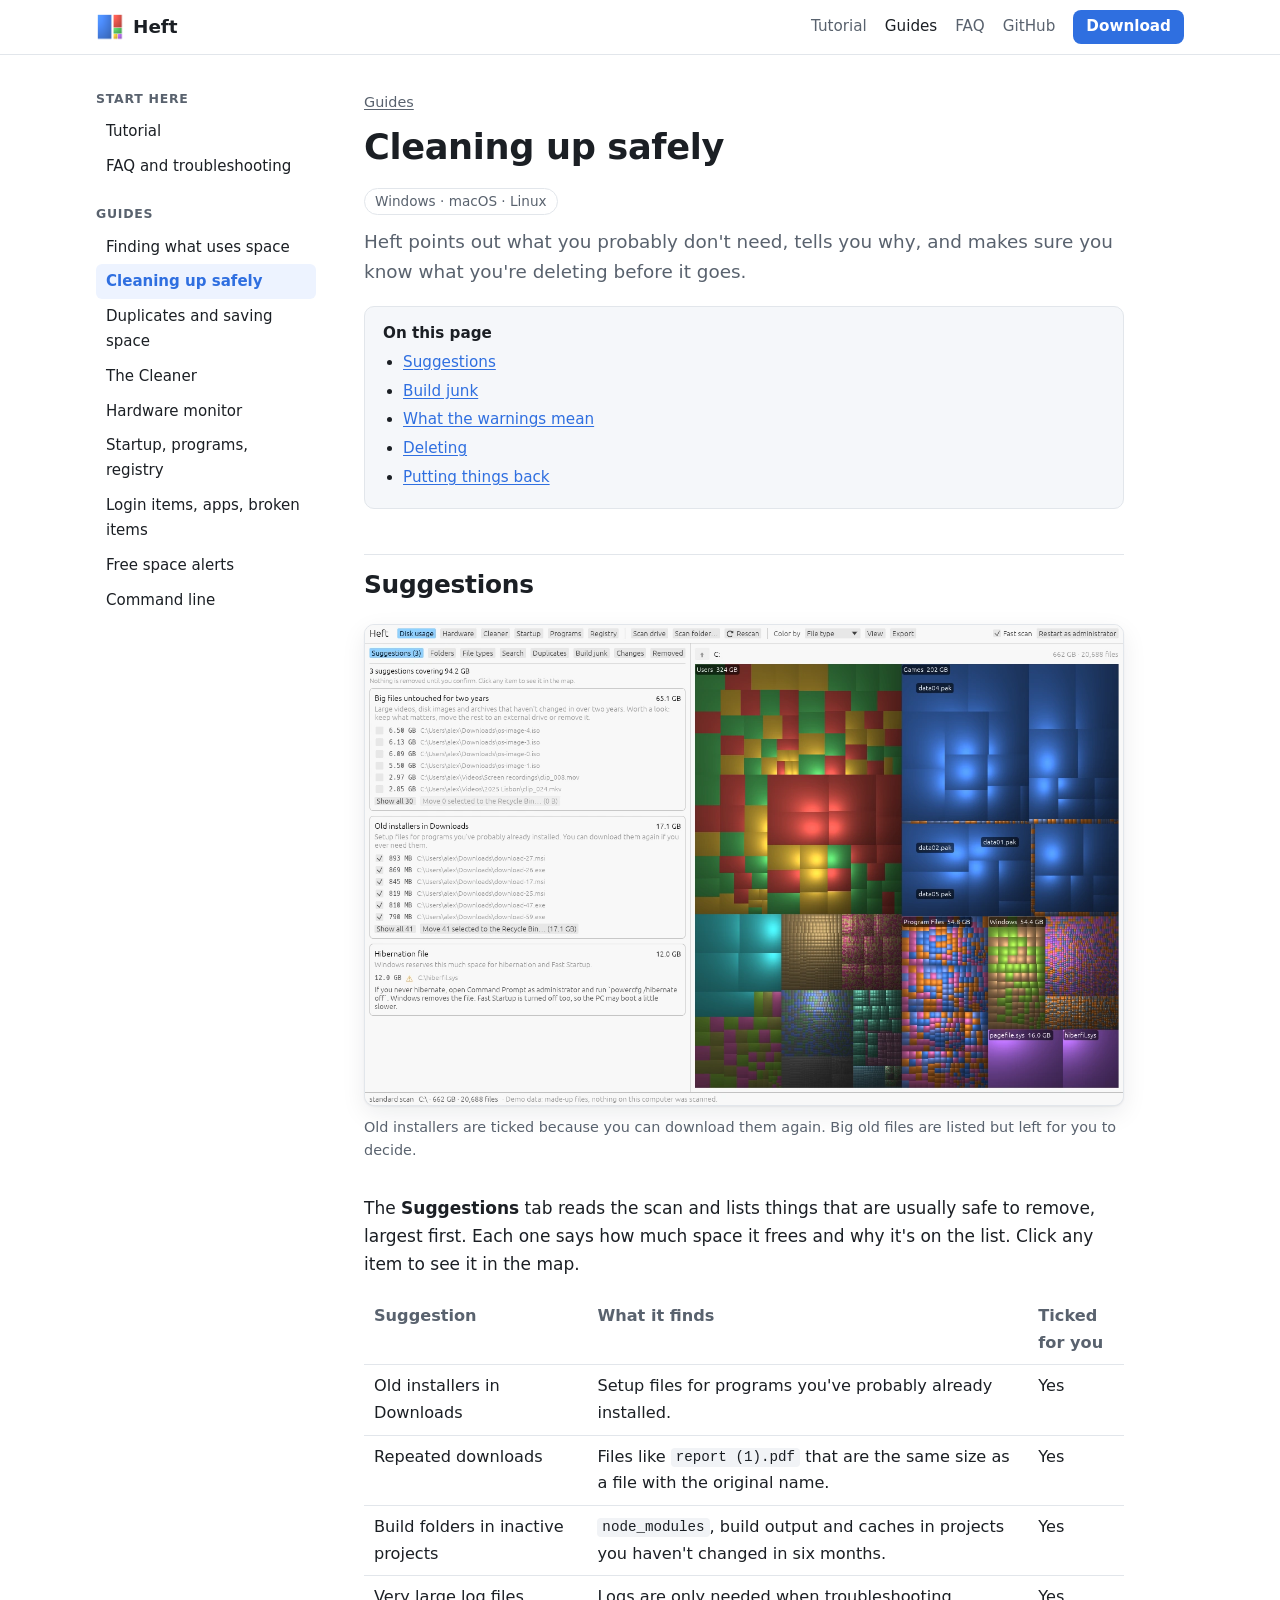
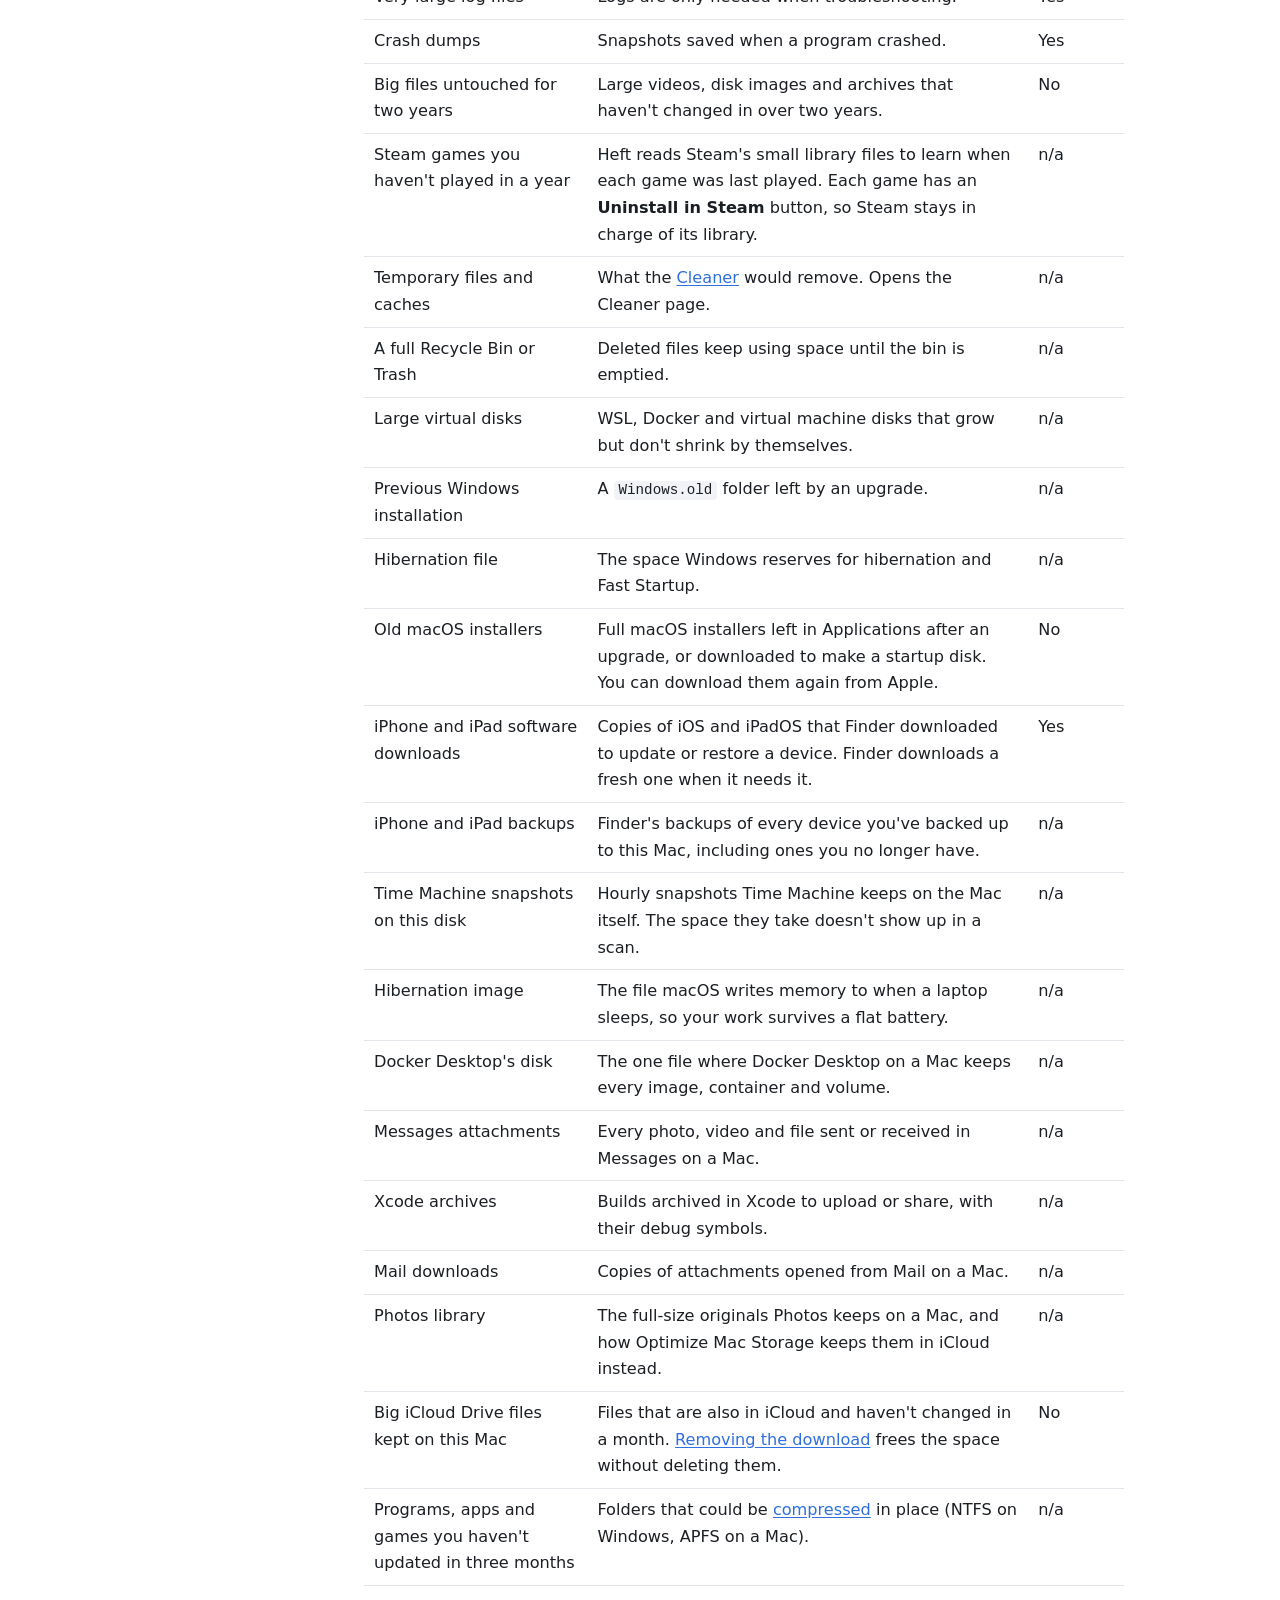
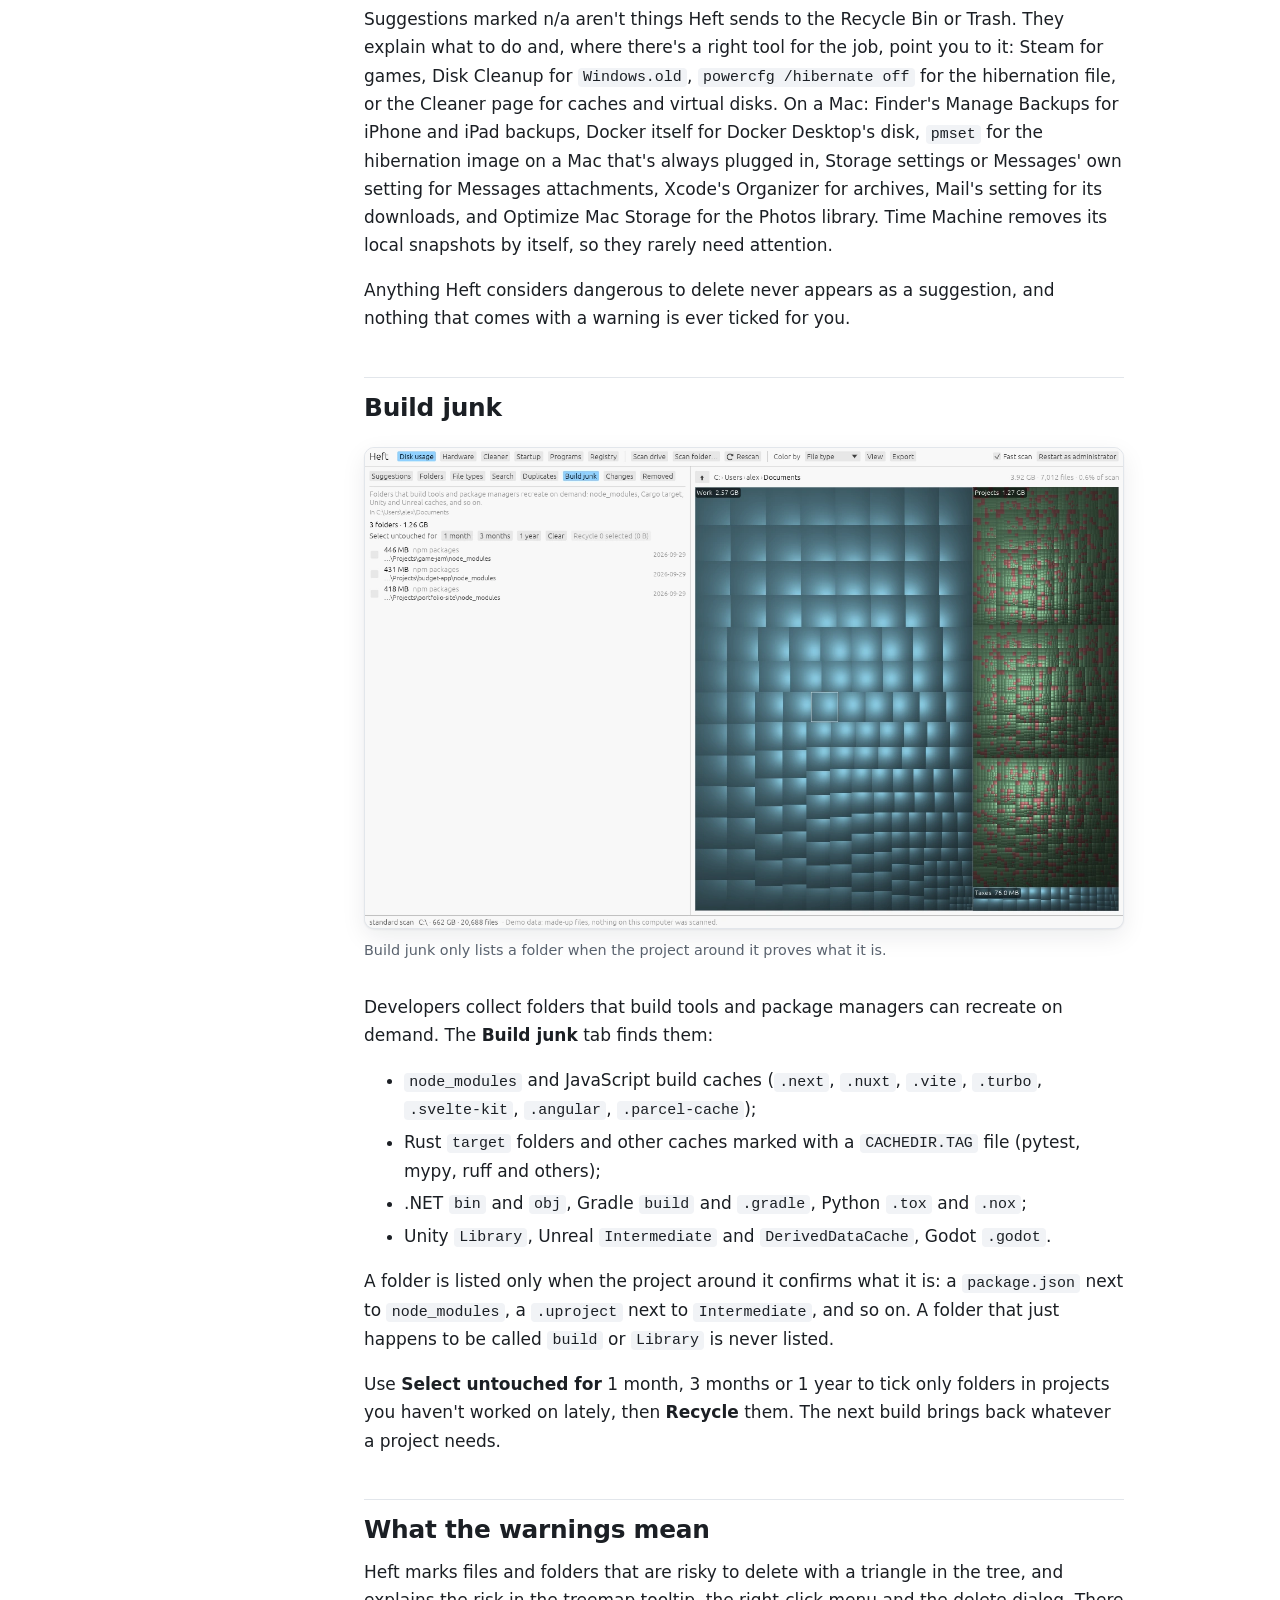
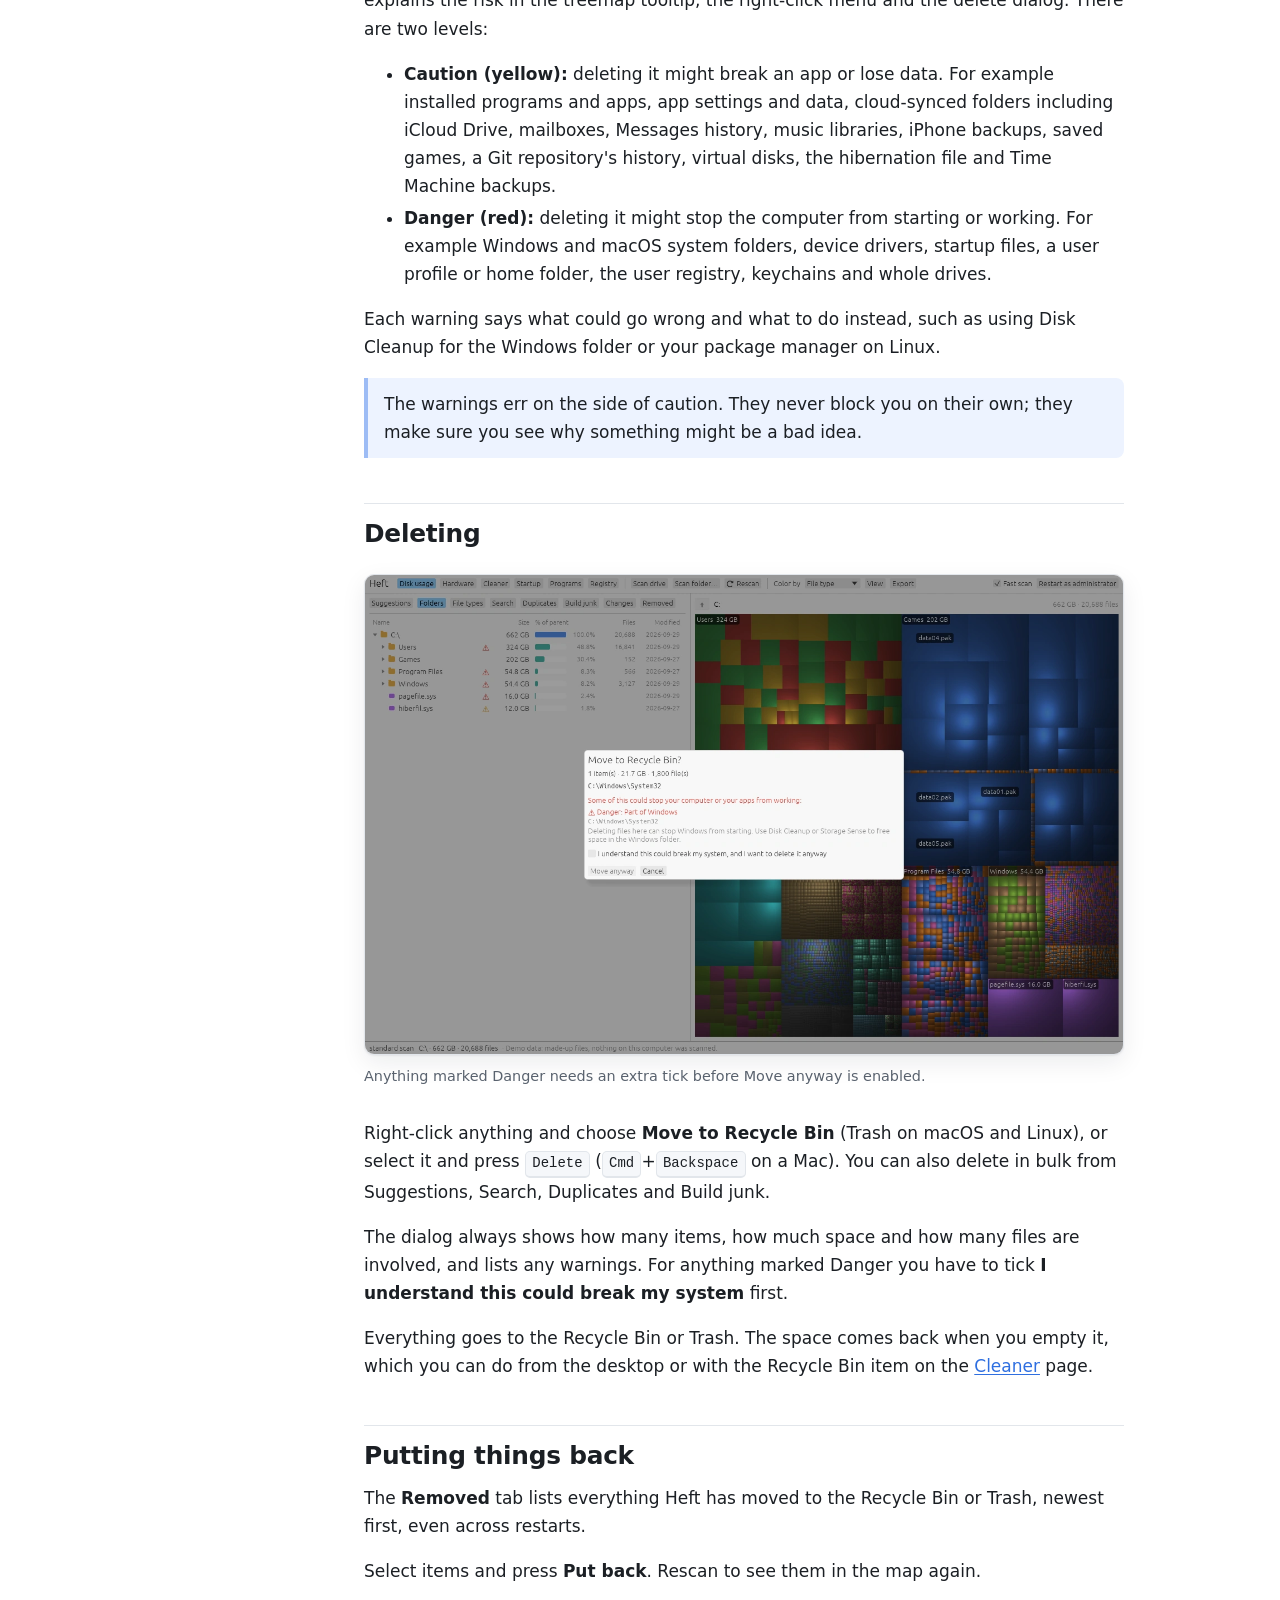
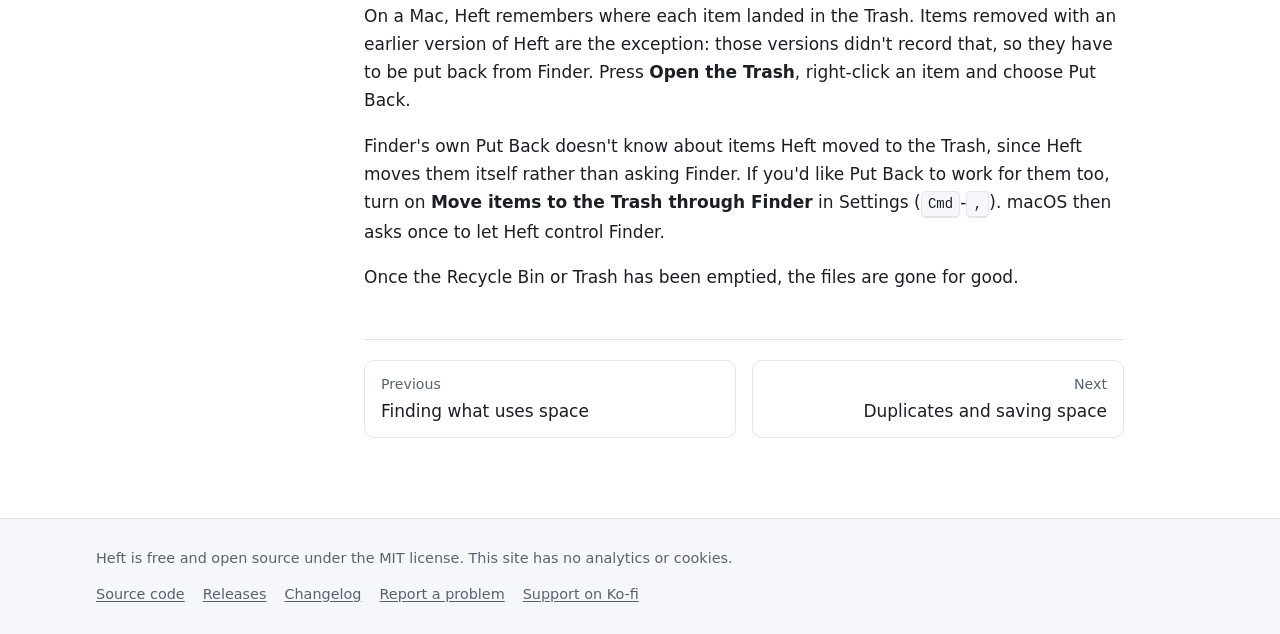
<file: site/guides/cleaning-up.html>
<!doctype html>
<html lang="en">
<head>
  <meta charset="utf-8">
  <meta name="viewport" content="width=device-width, initial-scale=1">
  <title>Cleaning up safely · Heft</title>
  <meta name="description" content="How Heft's Suggestions and Build junk tabs work, what its warnings mean, and how to delete files and put them back.">
  <meta name="color-scheme" content="light dark">
  <link rel="icon" href="../images/favicon-32.png" type="image/png">
  <link rel="stylesheet" href="../assets/style.css">
</head>
<body>
<a class="skip" href="#main">Skip to content</a>
<header class="site-header">
  <div class="header-inner">
    <a class="brand" href="../index.html"><img src="../images/icon-64.png" alt="" width="28" height="28">Heft</a>
    <nav class="site-nav" aria-label="Main">
      <a href="../tutorial.html">Tutorial</a>
      <a href="index.html" aria-current="page">Guides</a>
      <a href="../faq.html">FAQ</a>
      <a href="https://github.com/gjnail/heft">GitHub</a>
      <a class="btn btn-primary btn-small" href="https://github.com/gjnail/heft/releases/latest">Download</a>
    </nav>
  </div>
</header>

<div class="docs">
  <aside class="sidebar" aria-label="Documentation">
    <h2>Start here</h2>
    <ul>
      <li><a href="../tutorial.html">Tutorial</a></li>
      <li><a href="../faq.html">FAQ and troubleshooting</a></li>
    </ul>
    <h2>Guides</h2>
    <ul>
      <li><a href="disk-usage.html">Finding what uses space</a></li>
      <li><a href="cleaning-up.html" aria-current="page">Cleaning up safely</a></li>
      <li><a href="duplicates.html">Duplicates and saving space</a></li>
      <li><a href="cleaner.html">The Cleaner</a></li>
      <li><a href="hardware.html">Hardware monitor</a></li>
      <li><a href="windows-tools.html">Startup, programs, registry</a></li>
      <li><a href="mac-tools.html">Login items, apps, broken items</a></li>
      <li><a href="alerts.html">Free space alerts</a></li>
      <li><a href="command-line.html">Command line</a></li>
    </ul>
  </aside>

  <main id="main" class="prose">
    <p class="breadcrumb"><a href="index.html">Guides</a></p>
    <h1>Cleaning up safely</h1>
    <span class="platforms">Windows · macOS · Linux</span>
    <p class="lede">Heft points out what you probably don't need, tells you why, and makes sure you know what you're deleting before it goes.</p>

    <nav class="toc" aria-label="On this page">
      <strong>On this page</strong>
      <ul>
        <li><a href="#suggestions">Suggestions</a></li>
        <li><a href="#build-junk">Build junk</a></li>
        <li><a href="#warnings">What the warnings mean</a></li>
        <li><a href="#deleting">Deleting</a></li>
        <li><a href="#removed">Putting things back</a></li>
      </ul>
    </nav>

    <h2 id="suggestions">Suggestions</h2>
    <figure class="shot">
      <a href="../images/suggestions.webp"><img src="../images/suggestions.webp" width="1360" height="860" loading="lazy" alt="The Suggestions tab with three suggestions and their sizes"></a>
      <figcaption>Old installers are ticked because you can download them again. Big old files are listed but left for you to decide.</figcaption>
    </figure>
    <p>The <strong>Suggestions</strong> tab reads the scan and lists things that are usually safe to remove, largest first. Each one says how much space it frees and why it's on the list. Click any item to see it in the map.</p>
    <div class="table-wrap">
      <table>
        <thead><tr><th>Suggestion</th><th>What it finds</th><th>Ticked for you</th></tr></thead>
        <tbody>
          <tr><td>Old installers in Downloads</td><td>Setup files for programs you've probably already installed.</td><td>Yes</td></tr>
          <tr><td>Repeated downloads</td><td>Files like <code>report (1).pdf</code> that are the same size as a file with the original name.</td><td>Yes</td></tr>
          <tr><td>Build folders in inactive projects</td><td><code>node_modules</code>, build output and caches in projects you haven't changed in six months.</td><td>Yes</td></tr>
          <tr><td>Very large log files</td><td>Logs are only needed when troubleshooting.</td><td>Yes</td></tr>
          <tr><td>Crash dumps</td><td>Snapshots saved when a program crashed.</td><td>Yes</td></tr>
          <tr><td>Big files untouched for two years</td><td>Large videos, disk images and archives that haven't changed in over two years.</td><td>No</td></tr>
          <tr><td>Steam games you haven't played in a year</td><td>Heft reads Steam's small library files to learn when each game was last played. Each game has an <strong>Uninstall in Steam</strong> button, so Steam stays in charge of its library.</td><td>n/a</td></tr>
          <tr><td>Temporary files and caches</td><td>What the <a href="cleaner.html">Cleaner</a> would remove. Opens the Cleaner page.</td><td>n/a</td></tr>
          <tr><td>A full Recycle Bin or Trash</td><td>Deleted files keep using space until the bin is emptied.</td><td>n/a</td></tr>
          <tr><td>Large virtual disks</td><td>WSL, Docker and virtual machine disks that grow but don't shrink by themselves.</td><td>n/a</td></tr>
          <tr><td>Previous Windows installation</td><td>A <code>Windows.old</code> folder left by an upgrade.</td><td>n/a</td></tr>
          <tr><td>Hibernation file</td><td>The space Windows reserves for hibernation and Fast Startup.</td><td>n/a</td></tr>
          <tr><td>Old macOS installers</td><td>Full macOS installers left in Applications after an upgrade, or downloaded to make a startup disk. You can download them again from Apple.</td><td>No</td></tr>
          <tr><td>iPhone and iPad software downloads</td><td>Copies of iOS and iPadOS that Finder downloaded to update or restore a device. Finder downloads a fresh one when it needs it.</td><td>Yes</td></tr>
          <tr><td>iPhone and iPad backups</td><td>Finder's backups of every device you've backed up to this Mac, including ones you no longer have.</td><td>n/a</td></tr>
          <tr><td>Time Machine snapshots on this disk</td><td>Hourly snapshots Time Machine keeps on the Mac itself. The space they take doesn't show up in a scan.</td><td>n/a</td></tr>
          <tr><td>Hibernation image</td><td>The file macOS writes memory to when a laptop sleeps, so your work survives a flat battery.</td><td>n/a</td></tr>
          <tr><td>Docker Desktop's disk</td><td>The one file where Docker Desktop on a Mac keeps every image, container and volume.</td><td>n/a</td></tr>
          <tr><td>Messages attachments</td><td>Every photo, video and file sent or received in Messages on a Mac.</td><td>n/a</td></tr>
          <tr><td>Xcode archives</td><td>Builds archived in Xcode to upload or share, with their debug symbols.</td><td>n/a</td></tr>
          <tr><td>Mail downloads</td><td>Copies of attachments opened from Mail on a Mac.</td><td>n/a</td></tr>
          <tr><td>Photos library</td><td>The full-size originals Photos keeps on a Mac, and how Optimize Mac Storage keeps them in iCloud instead.</td><td>n/a</td></tr>
          <tr><td>Big iCloud Drive files kept on this Mac</td><td>Files that are also in iCloud and haven't changed in a month. <a href="duplicates.html#icloud">Removing the download</a> frees the space without deleting them.</td><td>No</td></tr>
          <tr><td>Programs, apps and games you haven't updated in three months</td><td>Folders that could be <a href="duplicates.html#compress">compressed</a> in place (NTFS on Windows, APFS on a Mac).</td><td>n/a</td></tr>
        </tbody>
      </table>
    </div>
    <p>Suggestions marked n/a aren't things Heft sends to the Recycle Bin or Trash. They explain what to do and, where there's a right tool for the job, point you to it: Steam for games, Disk Cleanup for <code>Windows.old</code>, <code>powercfg /hibernate off</code> for the hibernation file, or the Cleaner page for caches and virtual disks. On a Mac: Finder's Manage Backups for iPhone and iPad backups, Docker itself for Docker Desktop's disk, <code>pmset</code> for the hibernation image on a Mac that's always plugged in, Storage settings or Messages' own setting for Messages attachments, Xcode's Organizer for archives, Mail's setting for its downloads, and Optimize Mac Storage for the Photos library. Time Machine removes its local snapshots by itself, so they rarely need attention.</p>
    <p>Anything Heft considers dangerous to delete never appears as a suggestion, and nothing that comes with a warning is ever ticked for you.</p>

    <h2 id="build-junk">Build junk</h2>
    <figure class="shot">
      <a href="../images/build-junk.webp"><img src="../images/build-junk.webp" width="1360" height="860" loading="lazy" alt="The Build junk tab listing three node_modules folders with their sizes"></a>
      <figcaption>Build junk only lists a folder when the project around it proves what it is.</figcaption>
    </figure>
    <p>Developers collect folders that build tools and package managers can recreate on demand. The <strong>Build junk</strong> tab finds them:</p>
    <ul>
      <li><code>node_modules</code> and JavaScript build caches (<code>.next</code>, <code>.nuxt</code>, <code>.vite</code>, <code>.turbo</code>, <code>.svelte-kit</code>, <code>.angular</code>, <code>.parcel-cache</code>);</li>
      <li>Rust <code>target</code> folders and other caches marked with a <code>CACHEDIR.TAG</code> file (pytest, mypy, ruff and others);</li>
      <li>.NET <code>bin</code> and <code>obj</code>, Gradle <code>build</code> and <code>.gradle</code>, Python <code>.tox</code> and <code>.nox</code>;</li>
      <li>Unity <code>Library</code>, Unreal <code>Intermediate</code> and <code>DerivedDataCache</code>, Godot <code>.godot</code>.</li>
    </ul>
    <p>A folder is listed only when the project around it confirms what it is: a <code>package.json</code> next to <code>node_modules</code>, a <code>.uproject</code> next to <code>Intermediate</code>, and so on. A folder that just happens to be called <code>build</code> or <code>Library</code> is never listed.</p>
    <p>Use <strong>Select untouched for</strong> 1 month, 3 months or 1 year to tick only folders in projects you haven't worked on lately, then <strong>Recycle</strong> them. The next build brings back whatever a project needs.</p>

    <h2 id="warnings">What the warnings mean</h2>
    <p>Heft marks files and folders that are risky to delete with a triangle in the tree, and explains the risk in the treemap tooltip, the right-click menu and the delete dialog. There are two levels:</p>
    <ul>
      <li><strong>Caution (yellow):</strong> deleting it might break an app or lose data. For example installed programs and apps, app settings and data, cloud-synced folders including iCloud Drive, mailboxes, Messages history, music libraries, iPhone backups, saved games, a Git repository's history, virtual disks, the hibernation file and Time Machine backups.</li>
      <li><strong>Danger (red):</strong> deleting it might stop the computer from starting or working. For example Windows and macOS system folders, device drivers, startup files, a user profile or home folder, the user registry, keychains and whole drives.</li>
    </ul>
    <p>Each warning says what could go wrong and what to do instead, such as using Disk Cleanup for the Windows folder or your package manager on Linux.</p>
    <div class="note"><p>The warnings err on the side of caution. They never block you on their own; they make sure you see why something might be a bad idea.</p></div>

    <h2 id="deleting">Deleting</h2>
    <figure class="shot">
      <a href="../images/delete-warning.webp"><img src="../images/delete-warning.webp" width="1360" height="860" loading="lazy" alt="The delete dialog for System32 with a danger warning and an unticked confirmation checkbox"></a>
      <figcaption>Anything marked Danger needs an extra tick before Move anyway is enabled.</figcaption>
    </figure>
    <p>Right-click anything and choose <strong>Move to Recycle Bin</strong> (Trash on macOS and Linux), or select it and press <kbd>Delete</kbd> (<kbd>Cmd</kbd>+<kbd>Backspace</kbd> on a Mac). You can also delete in bulk from Suggestions, Search, Duplicates and Build junk.</p>
    <p>The dialog always shows how many items, how much space and how many files are involved, and lists any warnings. For anything marked Danger you have to tick <strong>I understand this could break my system</strong> first.</p>
    <p>Everything goes to the Recycle Bin or Trash. The space comes back when you empty it, which you can do from the desktop or with the Recycle Bin item on the <a href="cleaner.html">Cleaner</a> page.</p>

    <h2 id="removed">Putting things back</h2>
    <p>The <strong>Removed</strong> tab lists everything Heft has moved to the Recycle Bin or Trash, newest first, even across restarts.</p>
    <p>Select items and press <strong>Put back</strong>. Rescan to see them in the map again.</p>
    <p>On a Mac, Heft remembers where each item landed in the Trash. Items removed with an earlier version of Heft are the exception: those versions didn't record that, so they have to be put back from Finder. Press <strong>Open the Trash</strong>, right-click an item and choose Put Back.</p>
    <p>Finder's own Put Back doesn't know about items Heft moved to the Trash, since Heft moves them itself rather than asking Finder. If you'd like Put Back to work for them too, turn on <strong>Move items to the Trash through Finder</strong> in Settings (<kbd>Cmd</kbd>-<kbd>,</kbd>). macOS then asks once to let Heft control Finder.</p>
    <p>Once the Recycle Bin or Trash has been emptied, the files are gone for good.</p>

    <div class="pager">
      <a href="disk-usage.html"><small>Previous</small>Finding what uses space</a>
      <a class="next" href="duplicates.html"><small>Next</small>Duplicates and saving space</a>
    </div>
  </main>
</div>

<footer class="site-footer">
  <div class="footer-inner">
    <span>Heft is free and open source under the MIT license. This site has no analytics or cookies.</span>
    <nav aria-label="Footer">
      <a href="https://github.com/gjnail/heft">Source code</a>
      <a href="https://github.com/gjnail/heft/releases">Releases</a>
      <a href="https://github.com/gjnail/heft/blob/main/CHANGELOG.md">Changelog</a>
      <a href="https://github.com/gjnail/heft/issues">Report a problem</a>
      <a href="https://ko-fi.com/gnail">Support on Ko-fi</a>
    </nav>
  </div>
</footer>
<script src="../assets/site.js"></script>
</body>
</html>
</file>
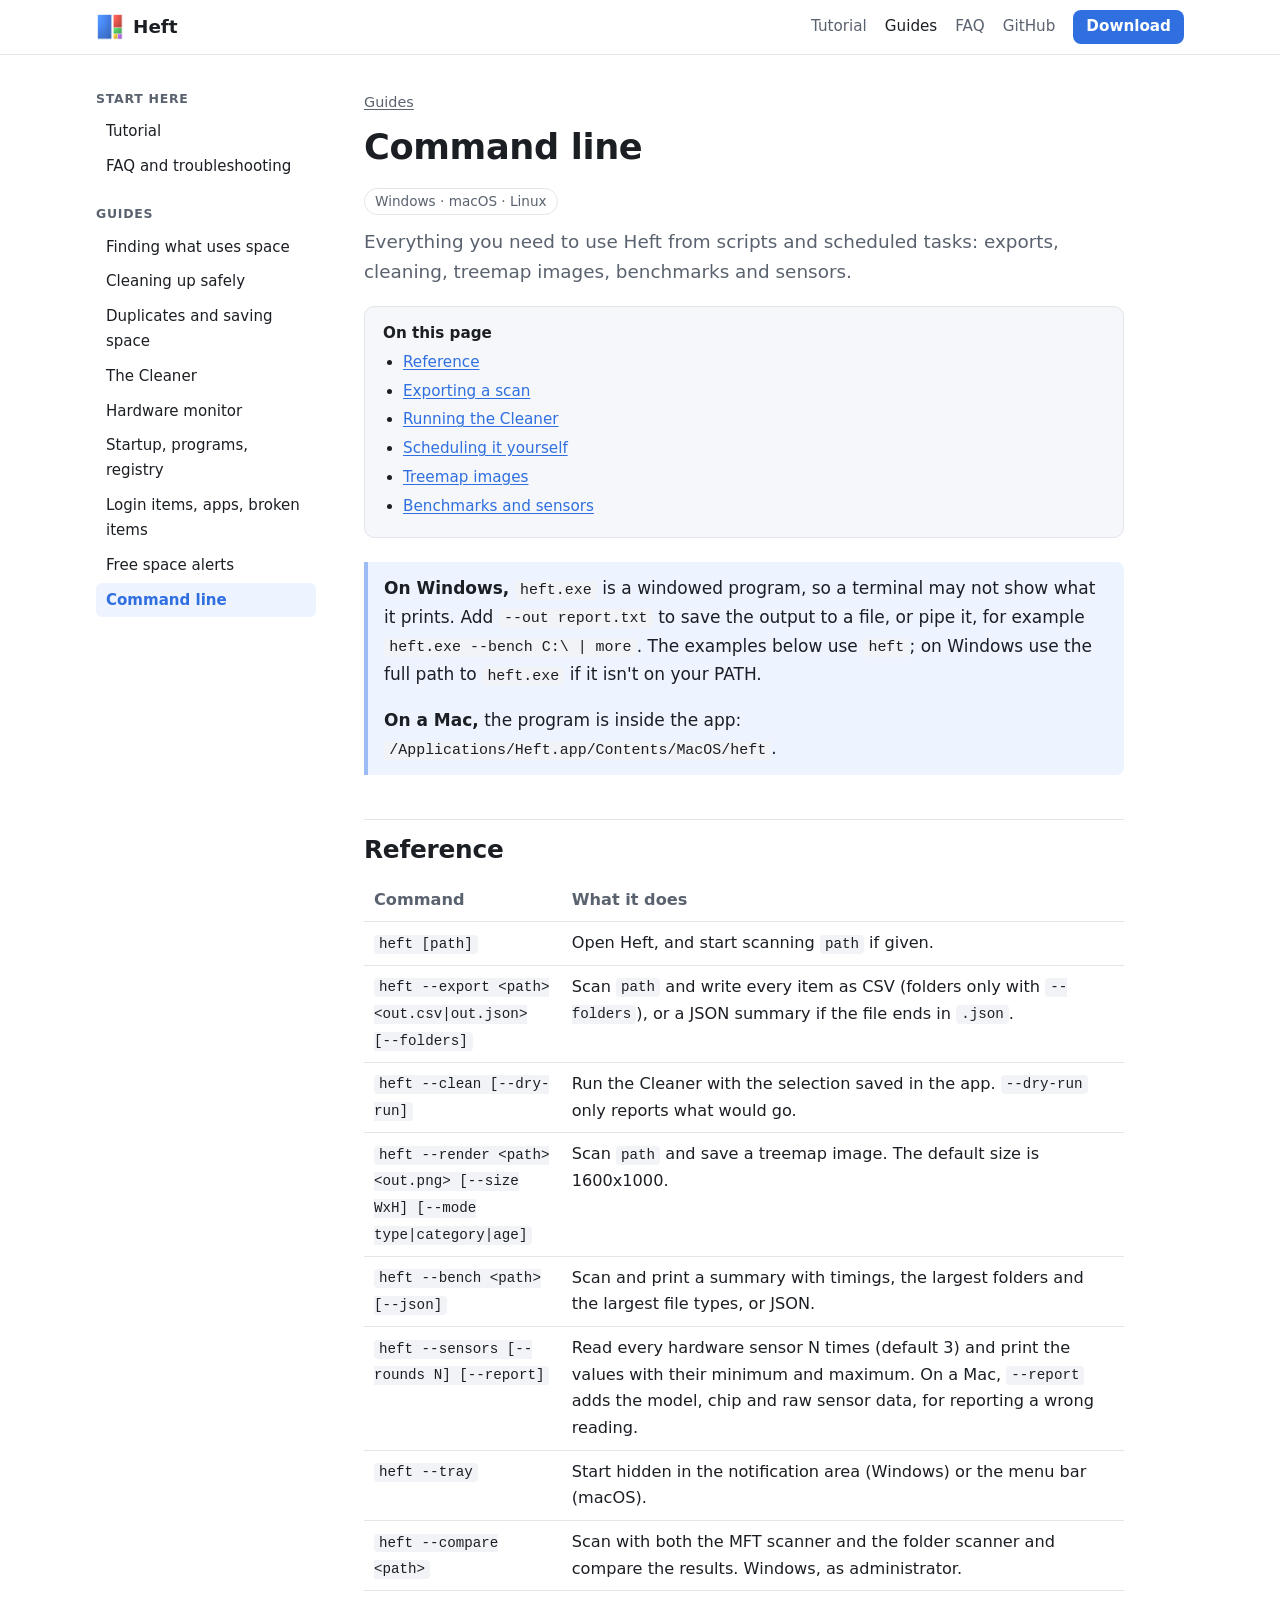
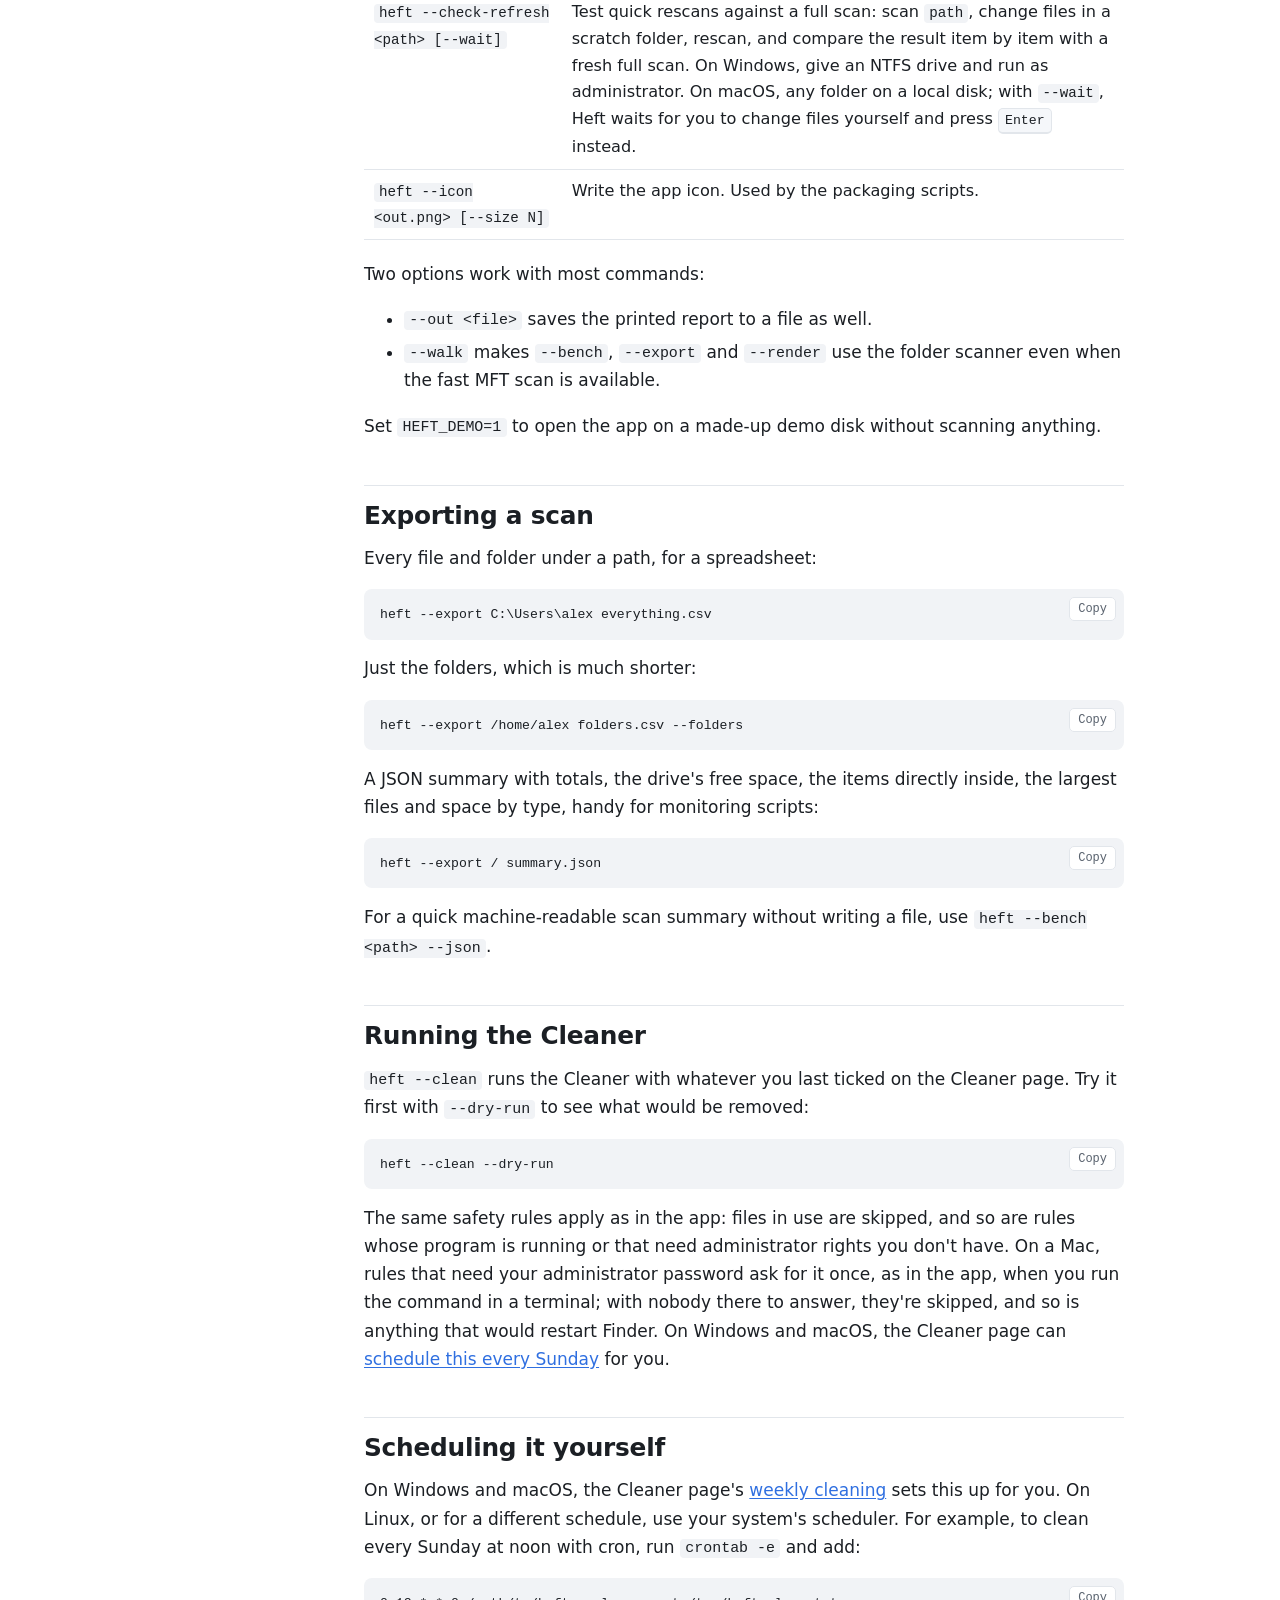
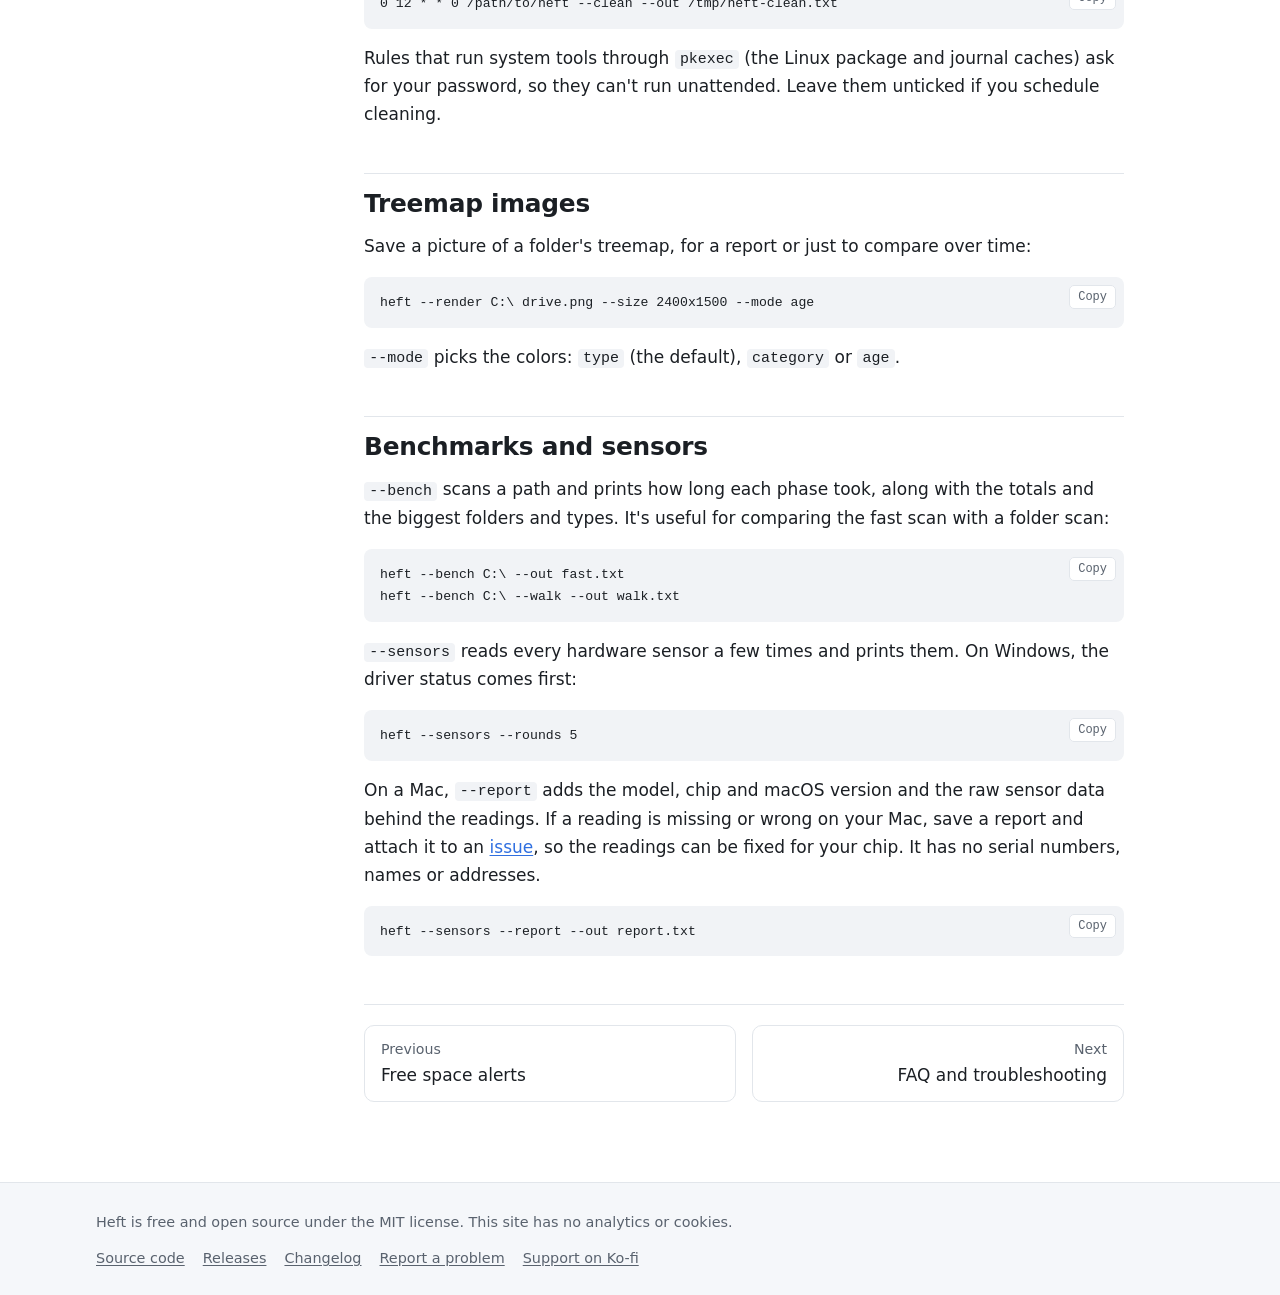
<file: site/guides/command-line.html>
<!doctype html>
<html lang="en">
<head>
  <meta charset="utf-8">
  <meta name="viewport" content="width=device-width, initial-scale=1">
  <title>Command line · Heft</title>
  <meta name="description" content="Heft's command-line options: export scans to CSV or JSON, run the Cleaner from a script, render treemap images, benchmark scans and read hardware sensors.">
  <meta name="color-scheme" content="light dark">
  <link rel="icon" href="../images/favicon-32.png" type="image/png">
  <link rel="stylesheet" href="../assets/style.css">
</head>
<body>
<a class="skip" href="#main">Skip to content</a>
<header class="site-header">
  <div class="header-inner">
    <a class="brand" href="../index.html"><img src="../images/icon-64.png" alt="" width="28" height="28">Heft</a>
    <nav class="site-nav" aria-label="Main">
      <a href="../tutorial.html">Tutorial</a>
      <a href="index.html" aria-current="page">Guides</a>
      <a href="../faq.html">FAQ</a>
      <a href="https://github.com/gjnail/heft">GitHub</a>
      <a class="btn btn-primary btn-small" href="https://github.com/gjnail/heft/releases/latest">Download</a>
    </nav>
  </div>
</header>

<div class="docs">
  <aside class="sidebar" aria-label="Documentation">
    <h2>Start here</h2>
    <ul>
      <li><a href="../tutorial.html">Tutorial</a></li>
      <li><a href="../faq.html">FAQ and troubleshooting</a></li>
    </ul>
    <h2>Guides</h2>
    <ul>
      <li><a href="disk-usage.html">Finding what uses space</a></li>
      <li><a href="cleaning-up.html">Cleaning up safely</a></li>
      <li><a href="duplicates.html">Duplicates and saving space</a></li>
      <li><a href="cleaner.html">The Cleaner</a></li>
      <li><a href="hardware.html">Hardware monitor</a></li>
      <li><a href="windows-tools.html">Startup, programs, registry</a></li>
      <li><a href="mac-tools.html">Login items, apps, broken items</a></li>
      <li><a href="alerts.html">Free space alerts</a></li>
      <li><a href="command-line.html" aria-current="page">Command line</a></li>
    </ul>
  </aside>

  <main id="main" class="prose">
    <p class="breadcrumb"><a href="index.html">Guides</a></p>
    <h1>Command line</h1>
    <span class="platforms">Windows · macOS · Linux</span>
    <p class="lede">Everything you need to use Heft from scripts and scheduled tasks: exports, cleaning, treemap images, benchmarks and sensors.</p>

    <nav class="toc" aria-label="On this page">
      <strong>On this page</strong>
      <ul>
        <li><a href="#reference">Reference</a></li>
        <li><a href="#export">Exporting a scan</a></li>
        <li><a href="#clean">Running the Cleaner</a></li>
        <li><a href="#schedule">Scheduling it yourself</a></li>
        <li><a href="#render">Treemap images</a></li>
        <li><a href="#bench">Benchmarks and sensors</a></li>
      </ul>
    </nav>

    <div class="note">
      <p><strong>On Windows,</strong> <code>heft.exe</code> is a windowed program, so a terminal may not show what it prints. Add <code>--out report.txt</code> to save the output to a file, or pipe it, for example <code>heft.exe --bench C:\ | more</code>. The examples below use <code>heft</code>; on Windows use the full path to <code>heft.exe</code> if it isn't on your PATH.</p>
      <p><strong>On a Mac,</strong> the program is inside the app: <code>/Applications/Heft.app/Contents/MacOS/heft</code>.</p>
    </div>

    <h2 id="reference">Reference</h2>
    <div class="table-wrap">
      <table>
        <thead><tr><th>Command</th><th>What it does</th></tr></thead>
        <tbody>
          <tr><td><code>heft [path]</code></td><td>Open Heft, and start scanning <code>path</code> if given.</td></tr>
          <tr><td><code>heft --export &lt;path&gt; &lt;out.csv|out.json&gt; [--folders]</code></td><td>Scan <code>path</code> and write every item as CSV (folders only with <code>--folders</code>), or a JSON summary if the file ends in <code>.json</code>.</td></tr>
          <tr><td><code>heft --clean [--dry-run]</code></td><td>Run the Cleaner with the selection saved in the app. <code>--dry-run</code> only reports what would go.</td></tr>
          <tr><td><code>heft --render &lt;path&gt; &lt;out.png&gt; [--size WxH] [--mode type|category|age]</code></td><td>Scan <code>path</code> and save a treemap image. The default size is 1600x1000.</td></tr>
          <tr><td><code>heft --bench &lt;path&gt; [--json]</code></td><td>Scan and print a summary with timings, the largest folders and the largest file types, or JSON.</td></tr>
          <tr><td><code>heft --sensors [--rounds N] [--report]</code></td><td>Read every hardware sensor N times (default 3) and print the values with their minimum and maximum. On a Mac, <code>--report</code> adds the model, chip and raw sensor data, for reporting a wrong reading.</td></tr>
          <tr><td><code>heft --tray</code></td><td>Start hidden in the notification area (Windows) or the menu bar (macOS).</td></tr>
          <tr><td><code>heft --compare &lt;path&gt;</code></td><td>Scan with both the MFT scanner and the folder scanner and compare the results. Windows, as administrator.</td></tr>
          <tr><td><code>heft --check-refresh &lt;path&gt; [--wait]</code></td><td>Test quick rescans against a full scan: scan <code>path</code>, change files in a scratch folder, rescan, and compare the result item by item with a fresh full scan. On Windows, give an NTFS drive and run as administrator. On macOS, any folder on a local disk; with <code>--wait</code>, Heft waits for you to change files yourself and press <kbd>Enter</kbd> instead.</td></tr>
          <tr><td><code>heft --icon &lt;out.png&gt; [--size N]</code></td><td>Write the app icon. Used by the packaging scripts.</td></tr>
        </tbody>
      </table>
    </div>
    <p>Two options work with most commands:</p>
    <ul>
      <li><code>--out &lt;file&gt;</code> saves the printed report to a file as well.</li>
      <li><code>--walk</code> makes <code>--bench</code>, <code>--export</code> and <code>--render</code> use the folder scanner even when the fast MFT scan is available.</li>
    </ul>
    <p>Set <code>HEFT_DEMO=1</code> to open the app on a made-up demo disk without scanning anything.</p>

    <h2 id="export">Exporting a scan</h2>
    <p>Every file and folder under a path, for a spreadsheet:</p>
    <pre><code>heft --export C:\Users\alex everything.csv</code></pre>
    <p>Just the folders, which is much shorter:</p>
    <pre><code>heft --export /home/alex folders.csv --folders</code></pre>
    <p>A JSON summary with totals, the drive's free space, the items directly inside, the largest files and space by type, handy for monitoring scripts:</p>
    <pre><code>heft --export / summary.json</code></pre>
    <p>For a quick machine-readable scan summary without writing a file, use <code>heft --bench &lt;path&gt; --json</code>.</p>

    <h2 id="clean">Running the Cleaner</h2>
    <p><code>heft --clean</code> runs the Cleaner with whatever you last ticked on the Cleaner page. Try it first with <code>--dry-run</code> to see what would be removed:</p>
    <pre><code>heft --clean --dry-run</code></pre>
    <p>The same safety rules apply as in the app: files in use are skipped, and so are rules whose program is running or that need administrator rights you don't have. On a Mac, rules that need your administrator password ask for it once, as in the app, when you run the command in a terminal; with nobody there to answer, they're skipped, and so is anything that would restart Finder. On Windows and macOS, the Cleaner page can <a href="cleaner.html#weekly">schedule this every Sunday</a> for you.</p>

    <h2 id="schedule">Scheduling it yourself</h2>
    <p>On Windows and macOS, the Cleaner page's <a href="cleaner.html#weekly">weekly cleaning</a> sets this up for you. On Linux, or for a different schedule, use your system's scheduler. For example, to clean every Sunday at noon with cron, run <code>crontab -e</code> and add:</p>
    <pre><code>0 12 * * 0 /path/to/heft --clean --out /tmp/heft-clean.txt</code></pre>
    <p>Rules that run system tools through <code>pkexec</code> (the Linux package and journal caches) ask for your password, so they can't run unattended. Leave them unticked if you schedule cleaning.</p>

    <h2 id="render">Treemap images</h2>
    <p>Save a picture of a folder's treemap, for a report or just to compare over time:</p>
    <pre><code>heft --render C:\ drive.png --size 2400x1500 --mode age</code></pre>
    <p><code>--mode</code> picks the colors: <code>type</code> (the default), <code>category</code> or <code>age</code>.</p>

    <h2 id="bench">Benchmarks and sensors</h2>
    <p><code>--bench</code> scans a path and prints how long each phase took, along with the totals and the biggest folders and types. It's useful for comparing the fast scan with a folder scan:</p>
    <pre><code>heft --bench C:\ --out fast.txt
heft --bench C:\ --walk --out walk.txt</code></pre>
    <p><code>--sensors</code> reads every hardware sensor a few times and prints them. On Windows, the driver status comes first:</p>
    <pre><code>heft --sensors --rounds 5</code></pre>
    <p>On a Mac, <code>--report</code> adds the model, chip and macOS version and the raw sensor data behind the readings. If a reading is missing or wrong on your Mac, save a report and attach it to an <a href="https://github.com/gjnail/heft/issues">issue</a>, so the readings can be fixed for your chip. It has no serial numbers, names or addresses.</p>
    <pre><code>heft --sensors --report --out report.txt</code></pre>

    <div class="pager">
      <a href="alerts.html"><small>Previous</small>Free space alerts</a>
      <a class="next" href="../faq.html"><small>Next</small>FAQ and troubleshooting</a>
    </div>
  </main>
</div>

<footer class="site-footer">
  <div class="footer-inner">
    <span>Heft is free and open source under the MIT license. This site has no analytics or cookies.</span>
    <nav aria-label="Footer">
      <a href="https://github.com/gjnail/heft">Source code</a>
      <a href="https://github.com/gjnail/heft/releases">Releases</a>
      <a href="https://github.com/gjnail/heft/blob/main/CHANGELOG.md">Changelog</a>
      <a href="https://github.com/gjnail/heft/issues">Report a problem</a>
      <a href="https://ko-fi.com/gnail">Support on Ko-fi</a>
    </nav>
  </div>
</footer>
<script src="../assets/site.js"></script>
</body>
</html>
</file>
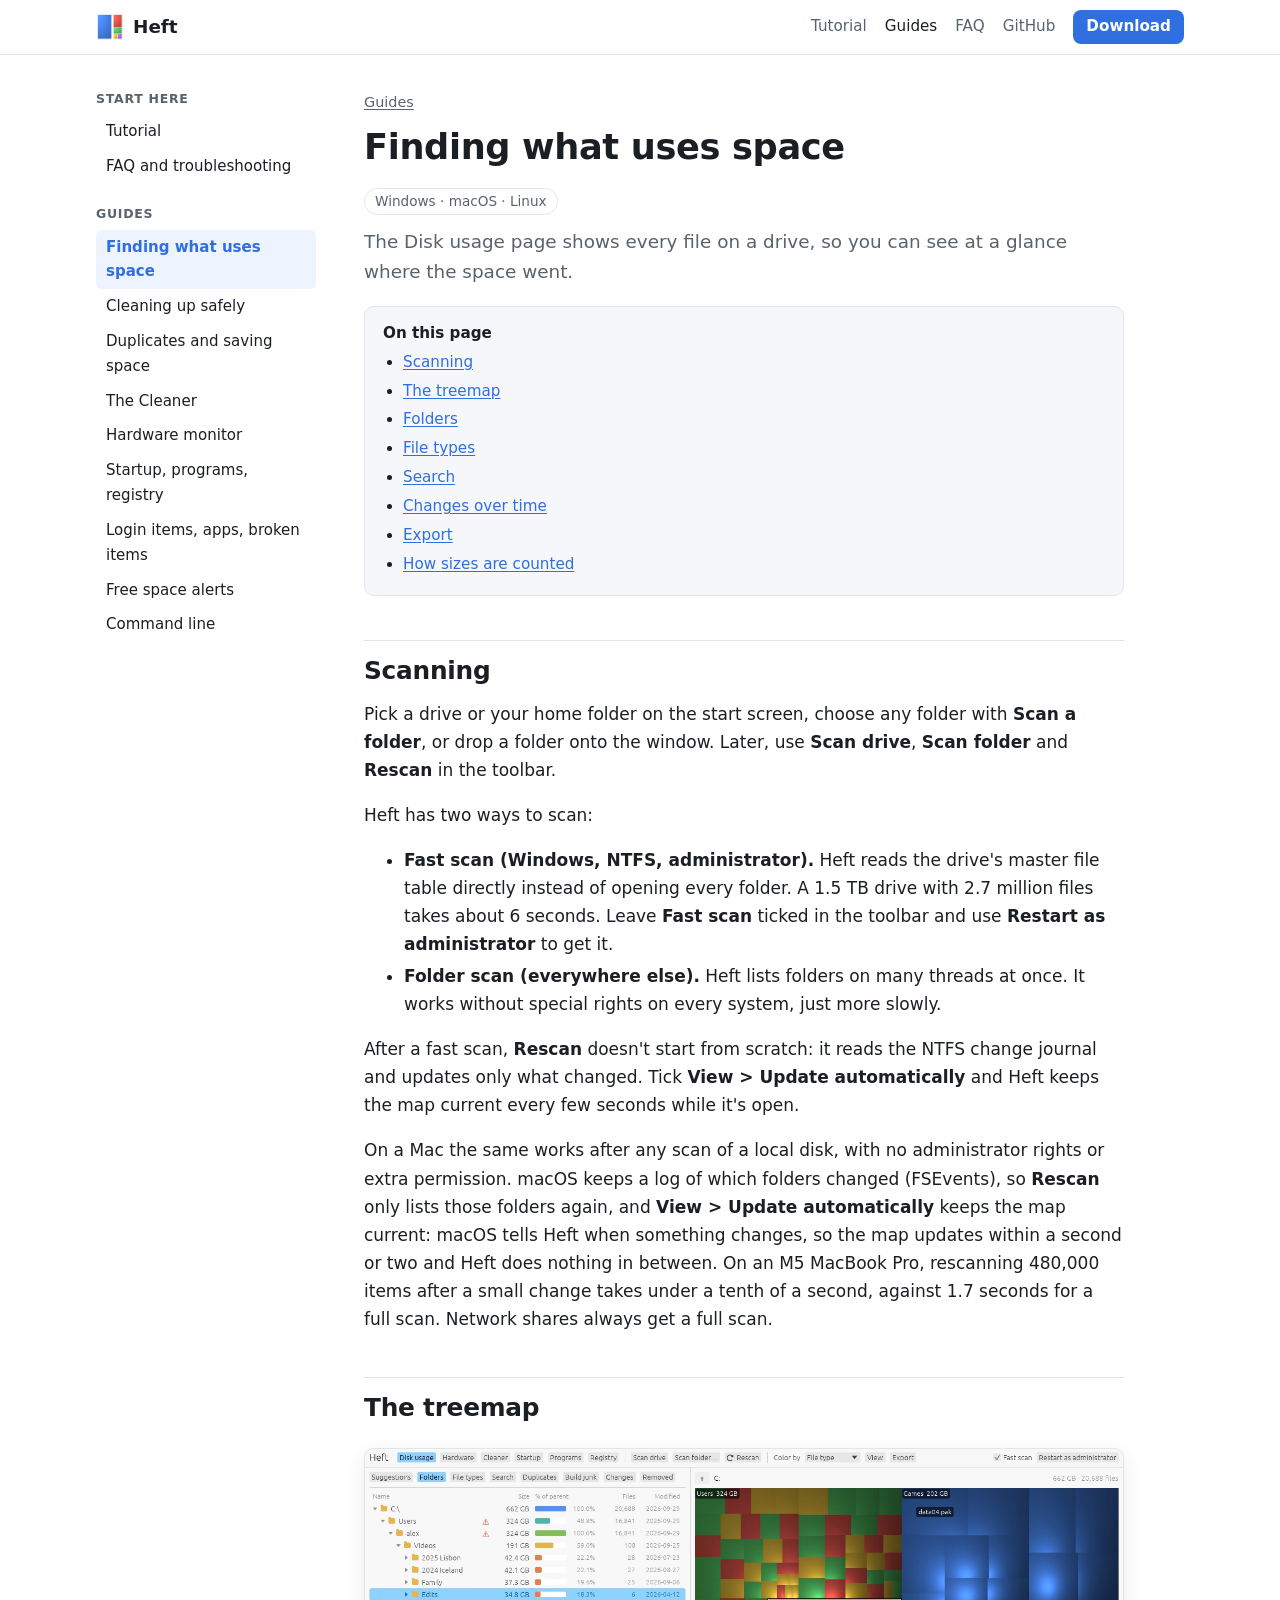
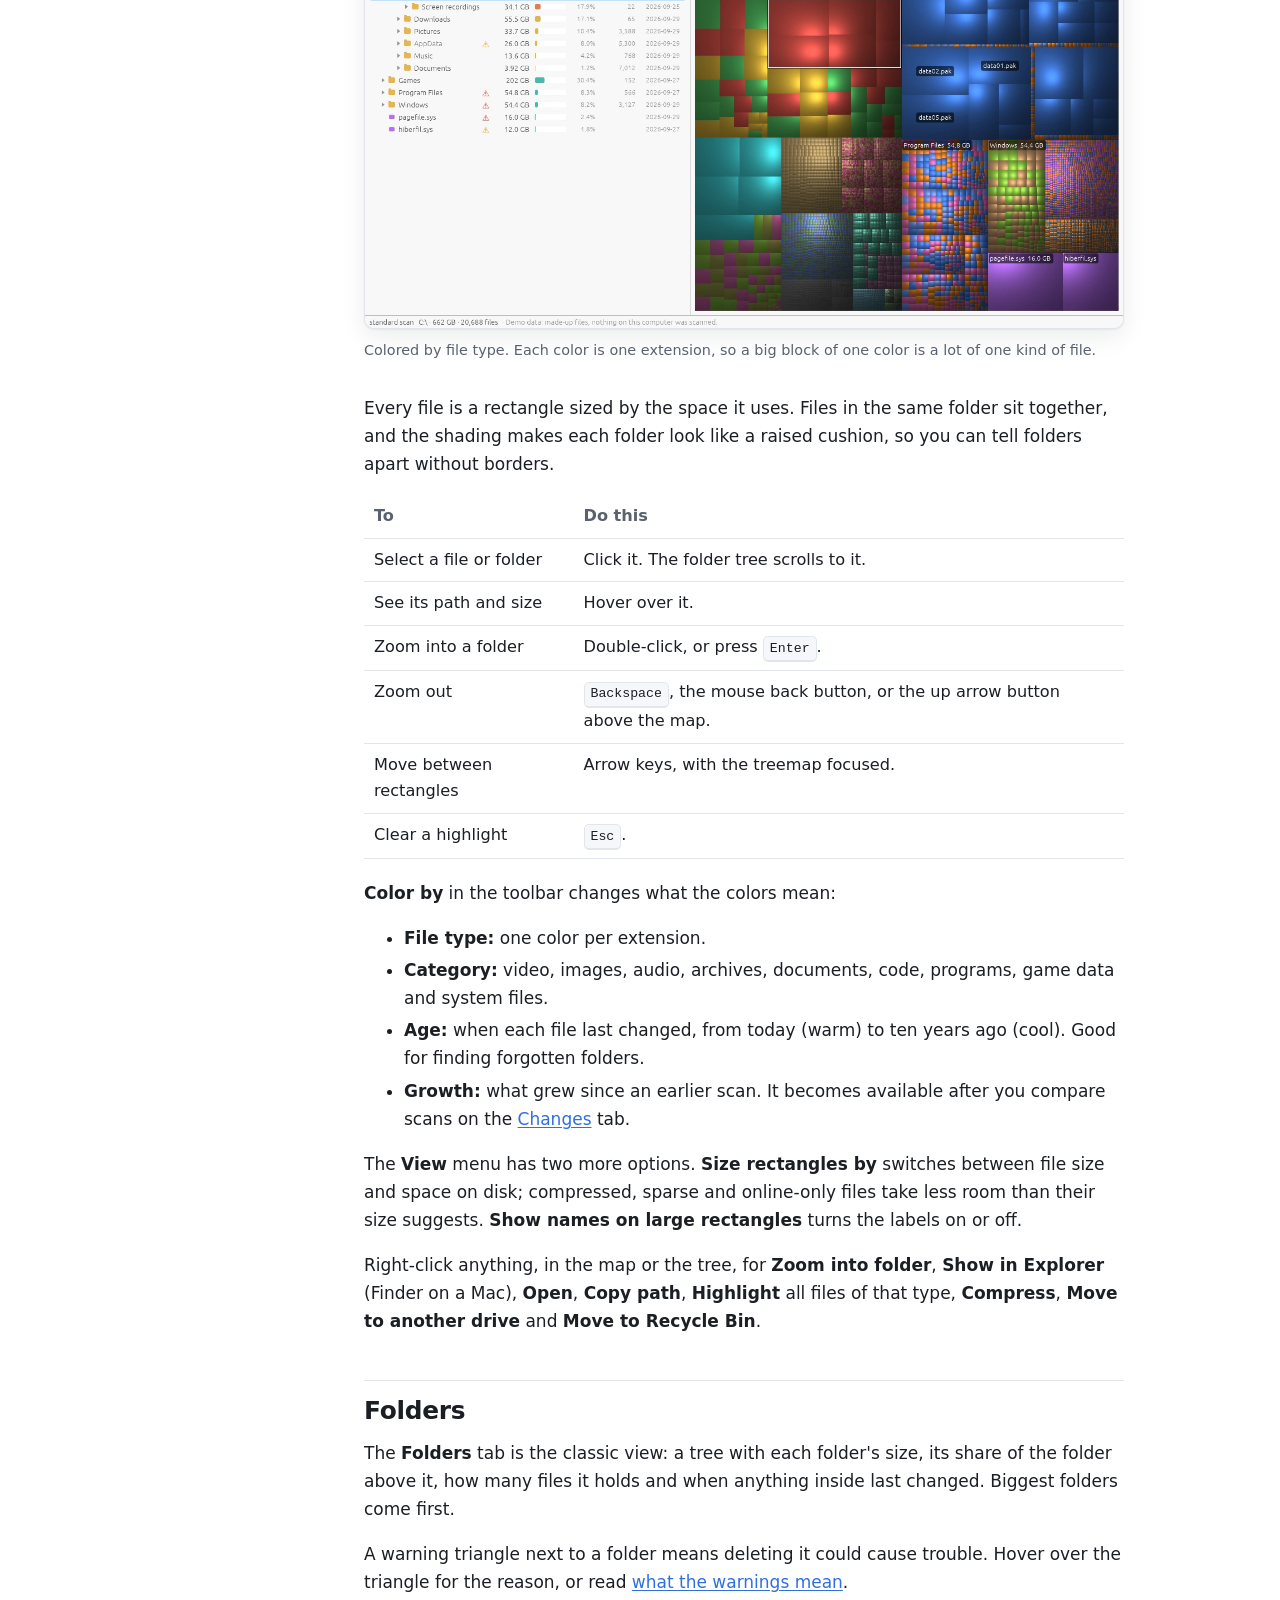
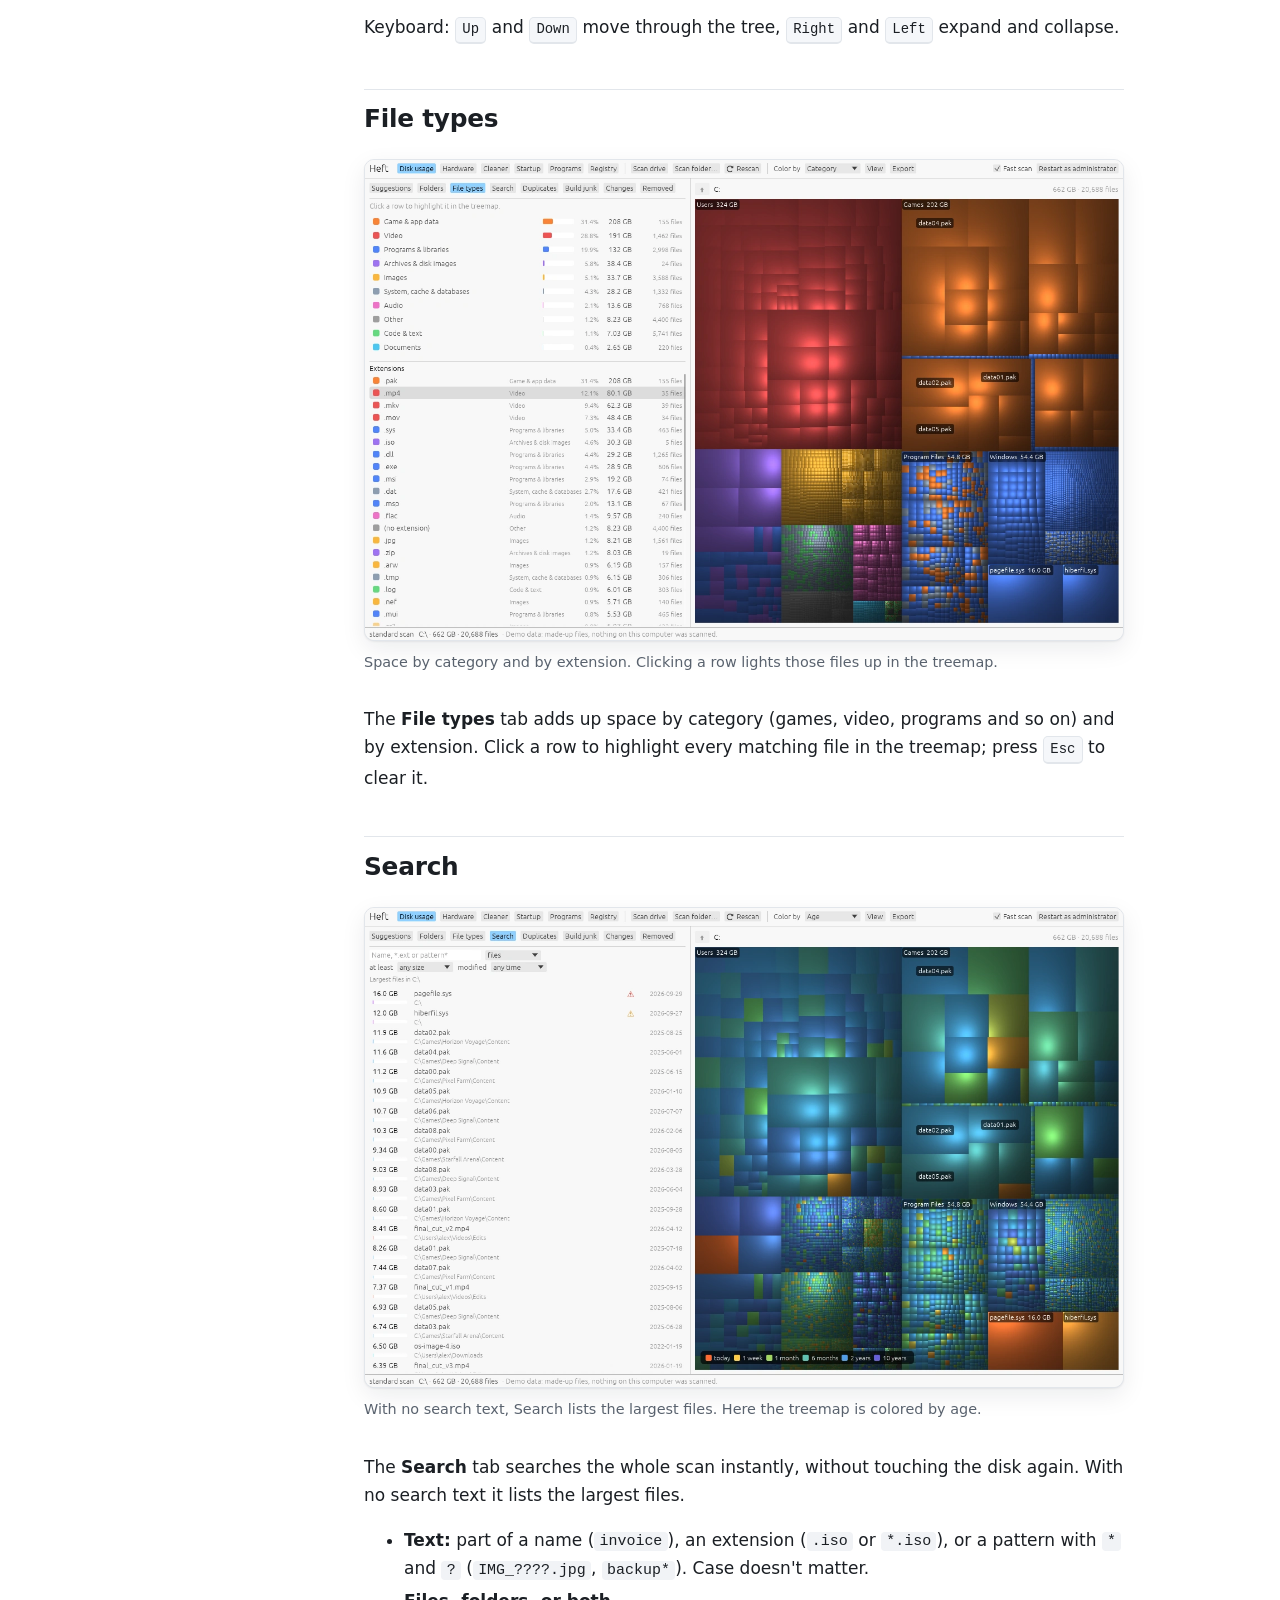
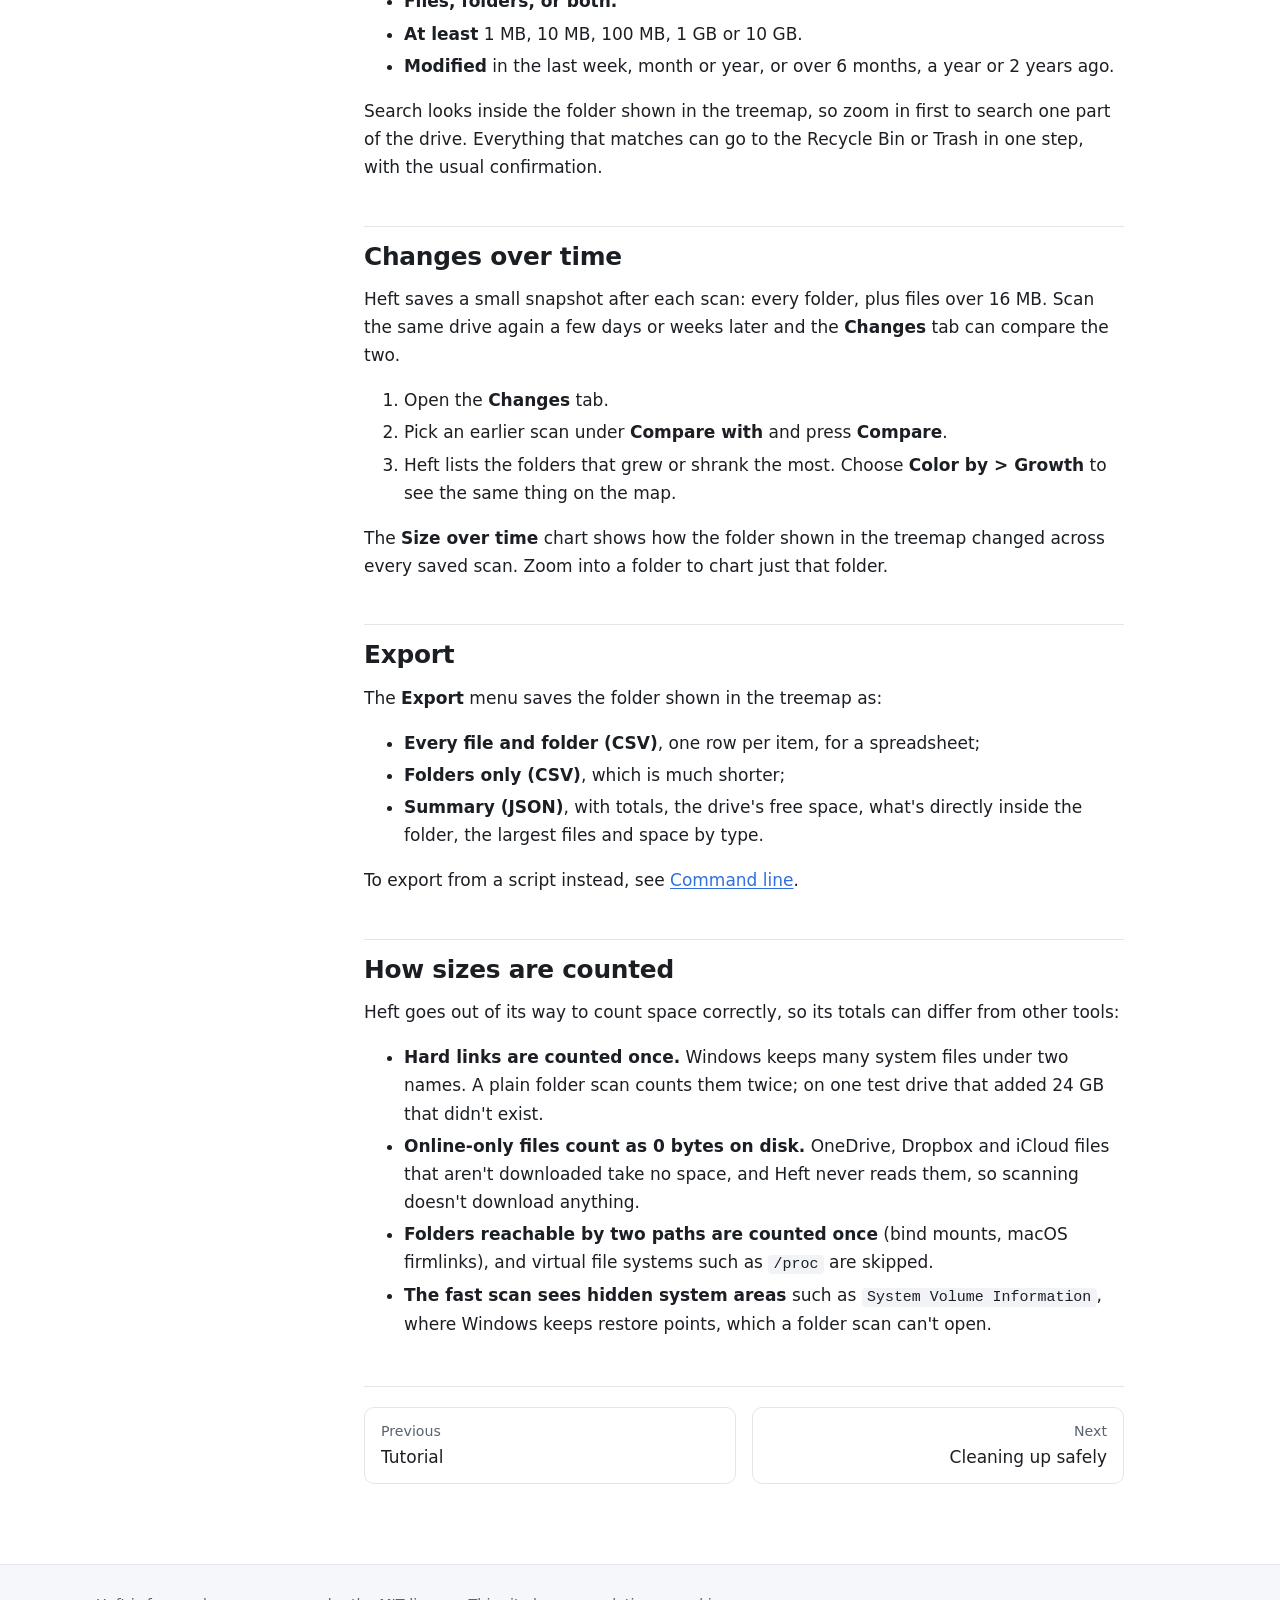
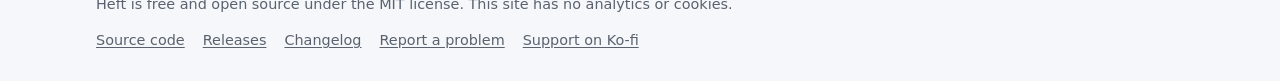
<file: site/guides/disk-usage.html>
<!doctype html>
<html lang="en">
<head>
  <meta charset="utf-8">
  <meta name="viewport" content="width=device-width, initial-scale=1">
  <title>Finding what uses space · Heft</title>
  <meta name="description" content="How to scan a drive with Heft and read the treemap, folder tree, file types, search and changes over time.">
  <meta name="color-scheme" content="light dark">
  <link rel="icon" href="../images/favicon-32.png" type="image/png">
  <link rel="stylesheet" href="../assets/style.css">
</head>
<body>
<a class="skip" href="#main">Skip to content</a>
<header class="site-header">
  <div class="header-inner">
    <a class="brand" href="../index.html"><img src="../images/icon-64.png" alt="" width="28" height="28">Heft</a>
    <nav class="site-nav" aria-label="Main">
      <a href="../tutorial.html">Tutorial</a>
      <a href="index.html" aria-current="page">Guides</a>
      <a href="../faq.html">FAQ</a>
      <a href="https://github.com/gjnail/heft">GitHub</a>
      <a class="btn btn-primary btn-small" href="https://github.com/gjnail/heft/releases/latest">Download</a>
    </nav>
  </div>
</header>

<div class="docs">
  <aside class="sidebar" aria-label="Documentation">
    <h2>Start here</h2>
    <ul>
      <li><a href="../tutorial.html">Tutorial</a></li>
      <li><a href="../faq.html">FAQ and troubleshooting</a></li>
    </ul>
    <h2>Guides</h2>
    <ul>
      <li><a href="disk-usage.html" aria-current="page">Finding what uses space</a></li>
      <li><a href="cleaning-up.html">Cleaning up safely</a></li>
      <li><a href="duplicates.html">Duplicates and saving space</a></li>
      <li><a href="cleaner.html">The Cleaner</a></li>
      <li><a href="hardware.html">Hardware monitor</a></li>
      <li><a href="windows-tools.html">Startup, programs, registry</a></li>
      <li><a href="mac-tools.html">Login items, apps, broken items</a></li>
      <li><a href="alerts.html">Free space alerts</a></li>
      <li><a href="command-line.html">Command line</a></li>
    </ul>
  </aside>

  <main id="main" class="prose">
    <p class="breadcrumb"><a href="index.html">Guides</a></p>
    <h1>Finding what uses space</h1>
    <span class="platforms">Windows · macOS · Linux</span>
    <p class="lede">The Disk usage page shows every file on a drive, so you can see at a glance where the space went.</p>

    <nav class="toc" aria-label="On this page">
      <strong>On this page</strong>
      <ul>
        <li><a href="#scanning">Scanning</a></li>
        <li><a href="#treemap">The treemap</a></li>
        <li><a href="#folders">Folders</a></li>
        <li><a href="#types">File types</a></li>
        <li><a href="#search">Search</a></li>
        <li><a href="#changes">Changes over time</a></li>
        <li><a href="#export">Export</a></li>
        <li><a href="#accuracy">How sizes are counted</a></li>
      </ul>
    </nav>

    <h2 id="scanning">Scanning</h2>
    <p>Pick a drive or your home folder on the start screen, choose any folder with <strong>Scan a folder</strong>, or drop a folder onto the window. Later, use <strong>Scan drive</strong>, <strong>Scan folder</strong> and <strong>Rescan</strong> in the toolbar.</p>
    <p>Heft has two ways to scan:</p>
    <ul>
      <li><strong>Fast scan (Windows, NTFS, administrator).</strong> Heft reads the drive's master file table directly instead of opening every folder. A 1.5 TB drive with 2.7 million files takes about 6 seconds. Leave <strong>Fast scan</strong> ticked in the toolbar and use <strong>Restart as administrator</strong> to get it.</li>
      <li><strong>Folder scan (everywhere else).</strong> Heft lists folders on many threads at once. It works without special rights on every system, just more slowly.</li>
    </ul>
    <p>After a fast scan, <strong>Rescan</strong> doesn't start from scratch: it reads the NTFS change journal and updates only what changed. Tick <strong>View &gt; Update automatically</strong> and Heft keeps the map current every few seconds while it's open.</p>
    <p>On a Mac the same works after any scan of a local disk, with no administrator rights or extra permission. macOS keeps a log of which folders changed (FSEvents), so <strong>Rescan</strong> only lists those folders again, and <strong>View &gt; Update automatically</strong> keeps the map current: macOS tells Heft when something changes, so the map updates within a second or two and Heft does nothing in between. On an M5 MacBook Pro, rescanning 480,000 items after a small change takes under a tenth of a second, against 1.7 seconds for a full scan. Network shares always get a full scan.</p>

    <h2 id="treemap">The treemap</h2>
    <figure class="shot">
      <a href="../images/overview.webp"><img src="../images/overview.webp" width="1360" height="860" loading="lazy" alt="A treemap colored by file type, with folder names on the largest blocks"></a>
      <figcaption>Colored by file type. Each color is one extension, so a big block of one color is a lot of one kind of file.</figcaption>
    </figure>
    <p>Every file is a rectangle sized by the space it uses. Files in the same folder sit together, and the shading makes each folder look like a raised cushion, so you can tell folders apart without borders.</p>
    <div class="table-wrap">
      <table>
        <thead><tr><th>To</th><th>Do this</th></tr></thead>
        <tbody>
          <tr><td>Select a file or folder</td><td>Click it. The folder tree scrolls to it.</td></tr>
          <tr><td>See its path and size</td><td>Hover over it.</td></tr>
          <tr><td>Zoom into a folder</td><td>Double-click, or press <kbd>Enter</kbd>.</td></tr>
          <tr><td>Zoom out</td><td><kbd>Backspace</kbd>, the mouse back button, or the up arrow button above the map.</td></tr>
          <tr><td>Move between rectangles</td><td>Arrow keys, with the treemap focused.</td></tr>
          <tr><td>Clear a highlight</td><td><kbd>Esc</kbd>.</td></tr>
        </tbody>
      </table>
    </div>
    <p><strong>Color by</strong> in the toolbar changes what the colors mean:</p>
    <ul>
      <li><strong>File type:</strong> one color per extension.</li>
      <li><strong>Category:</strong> video, images, audio, archives, documents, code, programs, game data and system files.</li>
      <li><strong>Age:</strong> when each file last changed, from today (warm) to ten years ago (cool). Good for finding forgotten folders.</li>
      <li><strong>Growth:</strong> what grew since an earlier scan. It becomes available after you compare scans on the <a href="#changes">Changes</a> tab.</li>
    </ul>
    <p>The <strong>View</strong> menu has two more options. <strong>Size rectangles by</strong> switches between file size and space on disk; compressed, sparse and online-only files take less room than their size suggests. <strong>Show names on large rectangles</strong> turns the labels on or off.</p>
    <p>Right-click anything, in the map or the tree, for <strong>Zoom into folder</strong>, <strong>Show in Explorer</strong> (Finder on a Mac), <strong>Open</strong>, <strong>Copy path</strong>, <strong>Highlight</strong> all files of that type, <strong>Compress</strong>, <strong>Move to another drive</strong> and <strong>Move to Recycle Bin</strong>.</p>

    <h2 id="folders">Folders</h2>
    <p>The <strong>Folders</strong> tab is the classic view: a tree with each folder's size, its share of the folder above it, how many files it holds and when anything inside last changed. Biggest folders come first.</p>
    <p>A warning triangle next to a folder means deleting it could cause trouble. Hover over the triangle for the reason, or read <a href="cleaning-up.html#warnings">what the warnings mean</a>.</p>
    <p>Keyboard: <kbd>Up</kbd> and <kbd>Down</kbd> move through the tree, <kbd>Right</kbd> and <kbd>Left</kbd> expand and collapse.</p>

    <h2 id="types">File types</h2>
    <figure class="shot">
      <a href="../images/types.webp"><img src="../images/types.webp" width="1360" height="860" loading="lazy" alt="The File types tab listing categories and extensions with their share of the drive"></a>
      <figcaption>Space by category and by extension. Clicking a row lights those files up in the treemap.</figcaption>
    </figure>
    <p>The <strong>File types</strong> tab adds up space by category (games, video, programs and so on) and by extension. Click a row to highlight every matching file in the treemap; press <kbd>Esc</kbd> to clear it.</p>

    <h2 id="search">Search</h2>
    <figure class="shot">
      <a href="../images/age.webp"><img src="../images/age.webp" width="1360" height="860" loading="lazy" alt="The Search tab listing the largest files, with the treemap colored by age"></a>
      <figcaption>With no search text, Search lists the largest files. Here the treemap is colored by age.</figcaption>
    </figure>
    <p>The <strong>Search</strong> tab searches the whole scan instantly, without touching the disk again. With no search text it lists the largest files.</p>
    <ul>
      <li><strong>Text:</strong> part of a name (<code>invoice</code>), an extension (<code>.iso</code> or <code>*.iso</code>), or a pattern with <code>*</code> and <code>?</code> (<code>IMG_????.jpg</code>, <code>backup*</code>). Case doesn't matter.</li>
      <li><strong>Files, folders, or both.</strong></li>
      <li><strong>At least</strong> 1 MB, 10 MB, 100 MB, 1 GB or 10 GB.</li>
      <li><strong>Modified</strong> in the last week, month or year, or over 6 months, a year or 2 years ago.</li>
    </ul>
    <p>Search looks inside the folder shown in the treemap, so zoom in first to search one part of the drive. Everything that matches can go to the Recycle Bin or Trash in one step, with the usual confirmation.</p>

    <h2 id="changes">Changes over time</h2>
    <p>Heft saves a small snapshot after each scan: every folder, plus files over 16 MB. Scan the same drive again a few days or weeks later and the <strong>Changes</strong> tab can compare the two.</p>
    <ol>
      <li>Open the <strong>Changes</strong> tab.</li>
      <li>Pick an earlier scan under <strong>Compare with</strong> and press <strong>Compare</strong>.</li>
      <li>Heft lists the folders that grew or shrank the most. Choose <strong>Color by &gt; Growth</strong> to see the same thing on the map.</li>
    </ol>
    <p>The <strong>Size over time</strong> chart shows how the folder shown in the treemap changed across every saved scan. Zoom into a folder to chart just that folder.</p>

    <h2 id="export">Export</h2>
    <p>The <strong>Export</strong> menu saves the folder shown in the treemap as:</p>
    <ul>
      <li><strong>Every file and folder (CSV)</strong>, one row per item, for a spreadsheet;</li>
      <li><strong>Folders only (CSV)</strong>, which is much shorter;</li>
      <li><strong>Summary (JSON)</strong>, with totals, the drive's free space, what's directly inside the folder, the largest files and space by type.</li>
    </ul>
    <p>To export from a script instead, see <a href="command-line.html">Command line</a>.</p>

    <h2 id="accuracy">How sizes are counted</h2>
    <p>Heft goes out of its way to count space correctly, so its totals can differ from other tools:</p>
    <ul>
      <li><strong>Hard links are counted once.</strong> Windows keeps many system files under two names. A plain folder scan counts them twice; on one test drive that added 24 GB that didn't exist.</li>
      <li><strong>Online-only files count as 0 bytes on disk.</strong> OneDrive, Dropbox and iCloud files that aren't downloaded take no space, and Heft never reads them, so scanning doesn't download anything.</li>
      <li><strong>Folders reachable by two paths are counted once</strong> (bind mounts, macOS firmlinks), and virtual file systems such as <code>/proc</code> are skipped.</li>
      <li><strong>The fast scan sees hidden system areas</strong> such as <code>System Volume Information</code>, where Windows keeps restore points, which a folder scan can't open.</li>
    </ul>

    <div class="pager">
      <a href="../tutorial.html"><small>Previous</small>Tutorial</a>
      <a class="next" href="cleaning-up.html"><small>Next</small>Cleaning up safely</a>
    </div>
  </main>
</div>

<footer class="site-footer">
  <div class="footer-inner">
    <span>Heft is free and open source under the MIT license. This site has no analytics or cookies.</span>
    <nav aria-label="Footer">
      <a href="https://github.com/gjnail/heft">Source code</a>
      <a href="https://github.com/gjnail/heft/releases">Releases</a>
      <a href="https://github.com/gjnail/heft/blob/main/CHANGELOG.md">Changelog</a>
      <a href="https://github.com/gjnail/heft/issues">Report a problem</a>
      <a href="https://ko-fi.com/gnail">Support on Ko-fi</a>
    </nav>
  </div>
</footer>
<script src="../assets/site.js"></script>
</body>
</html>
</file>
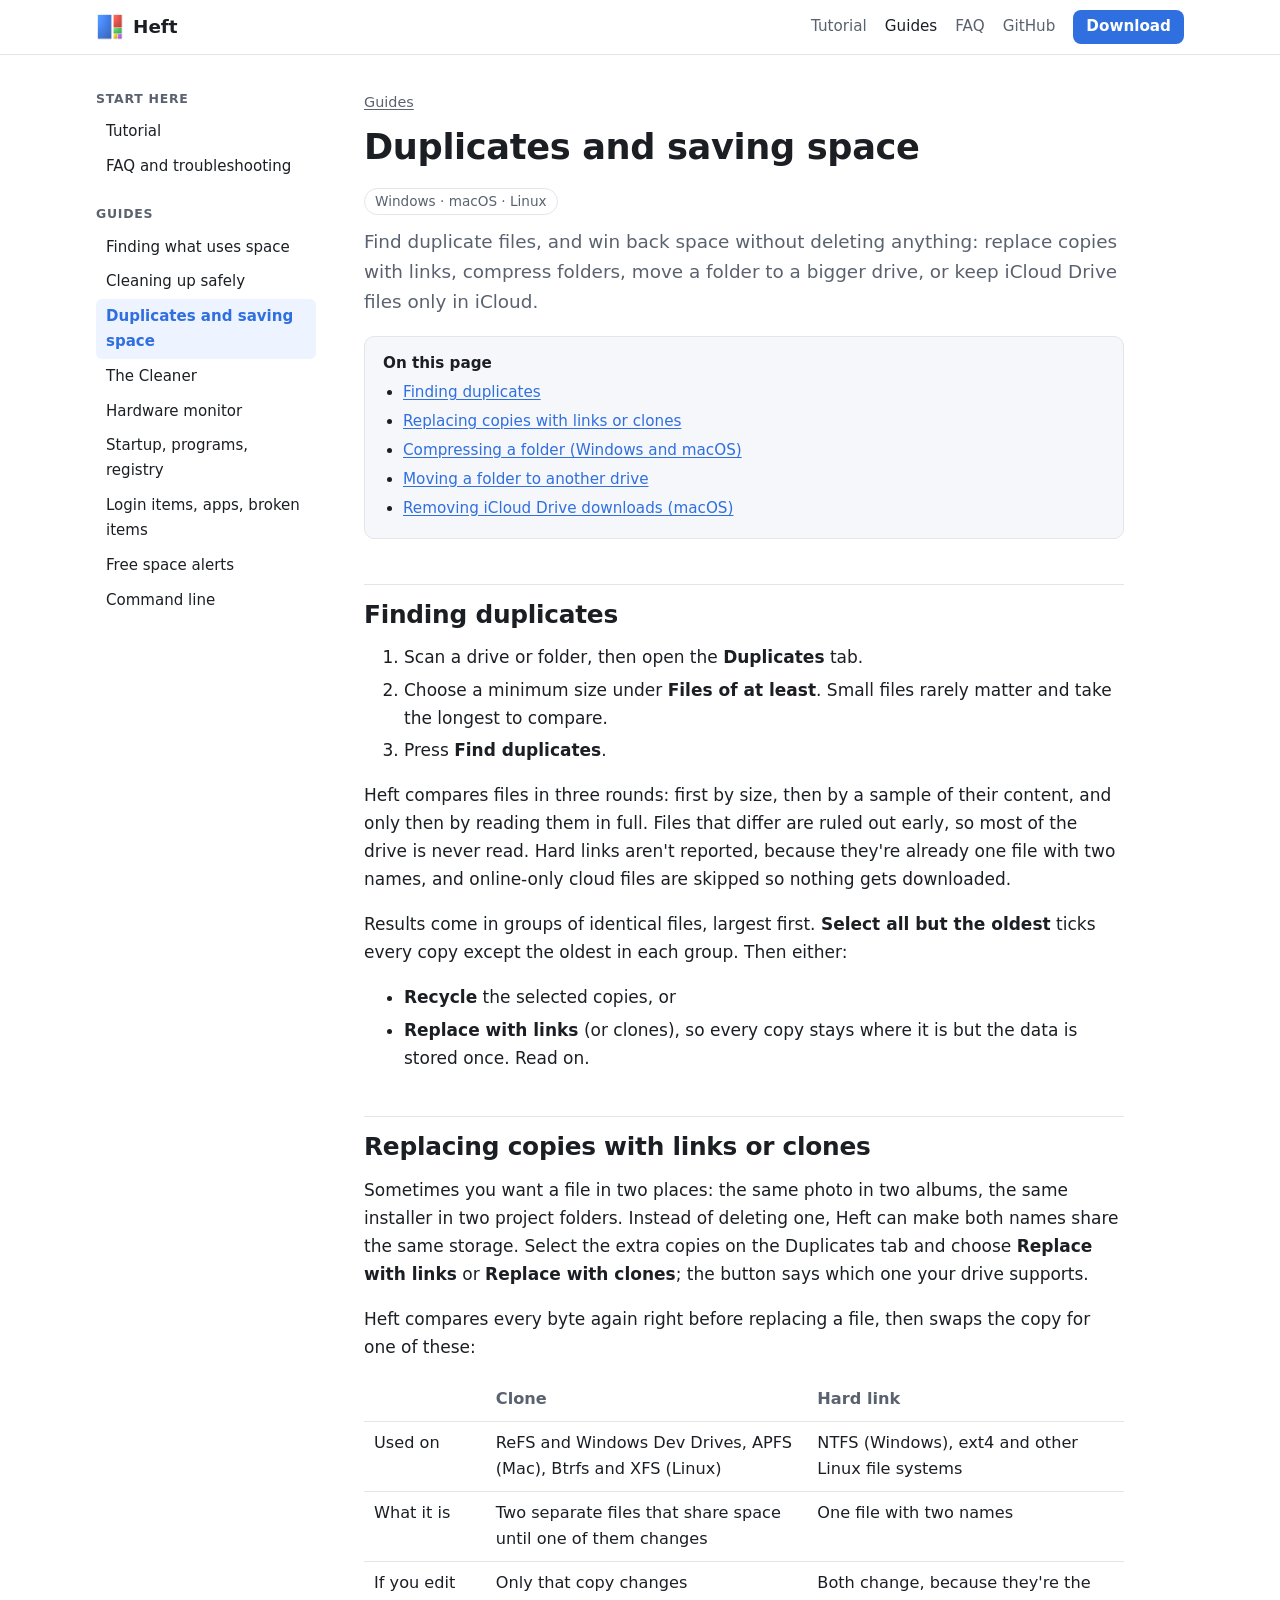
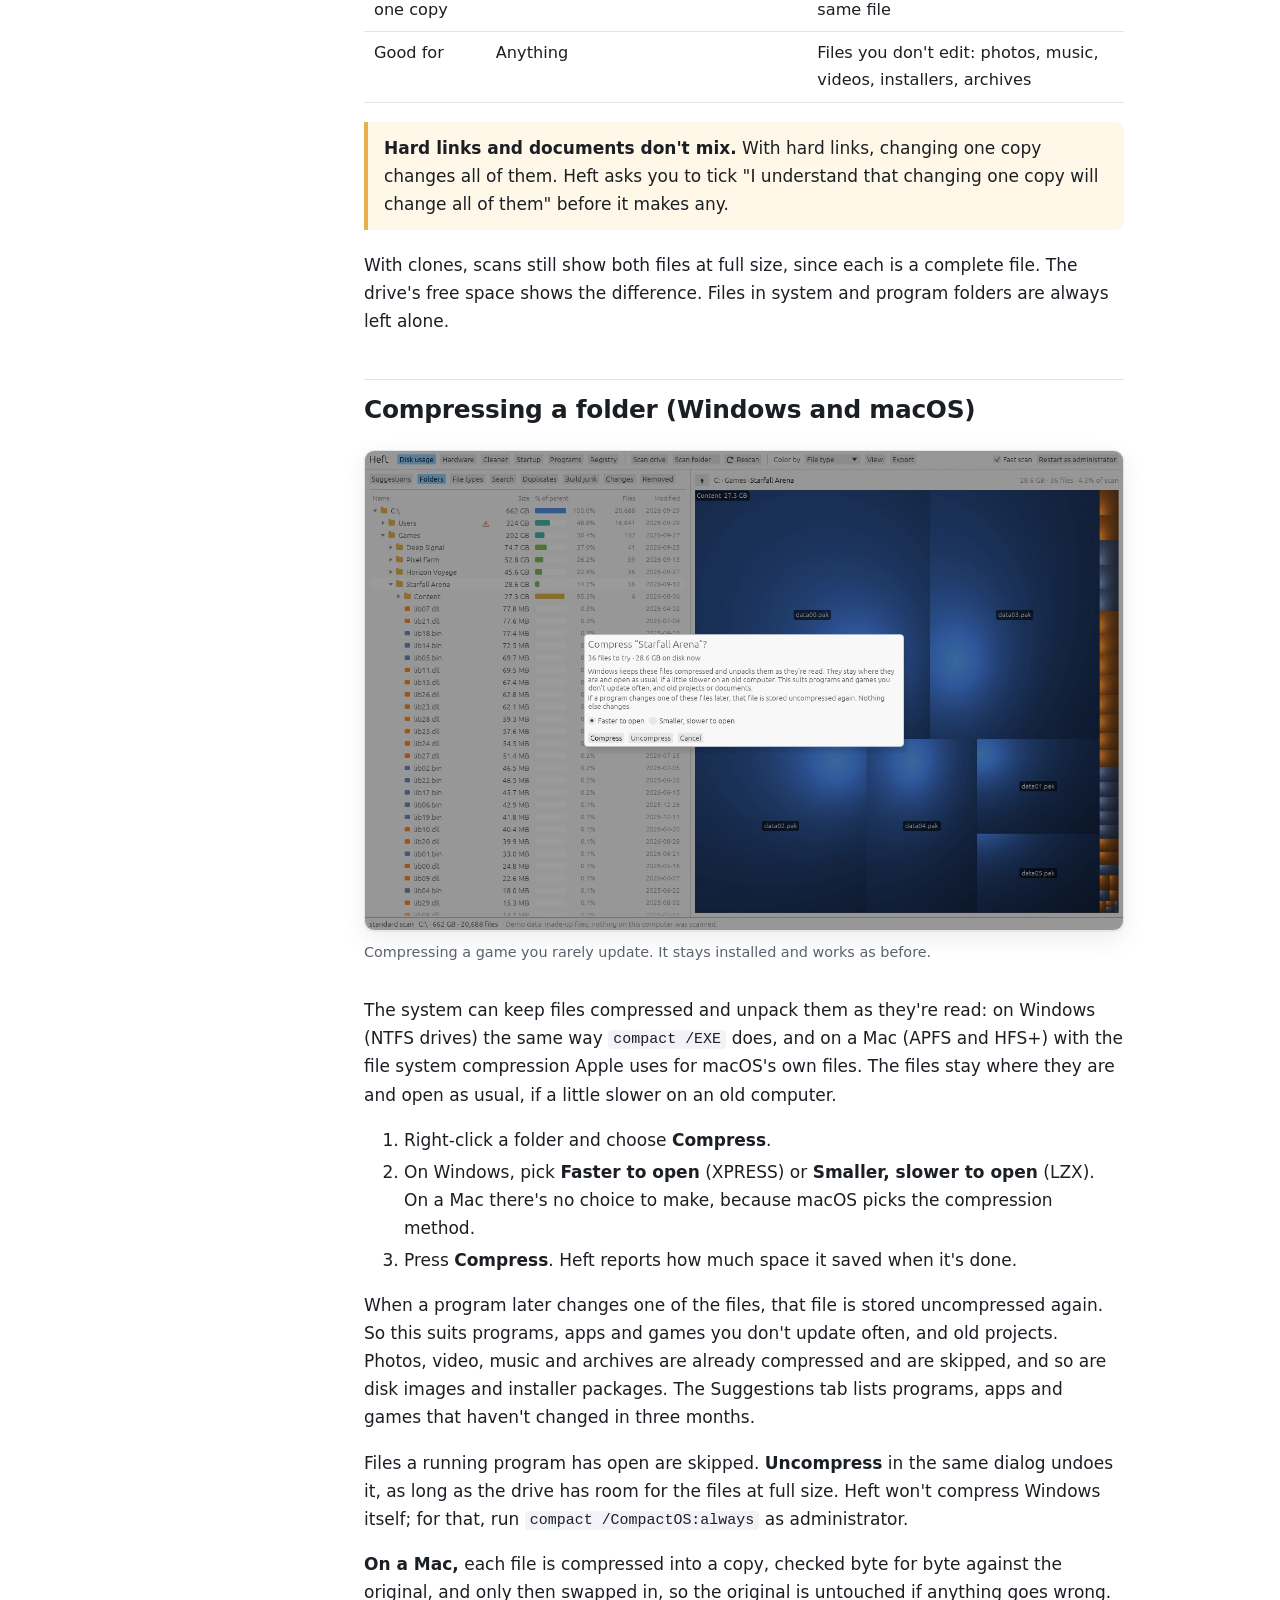
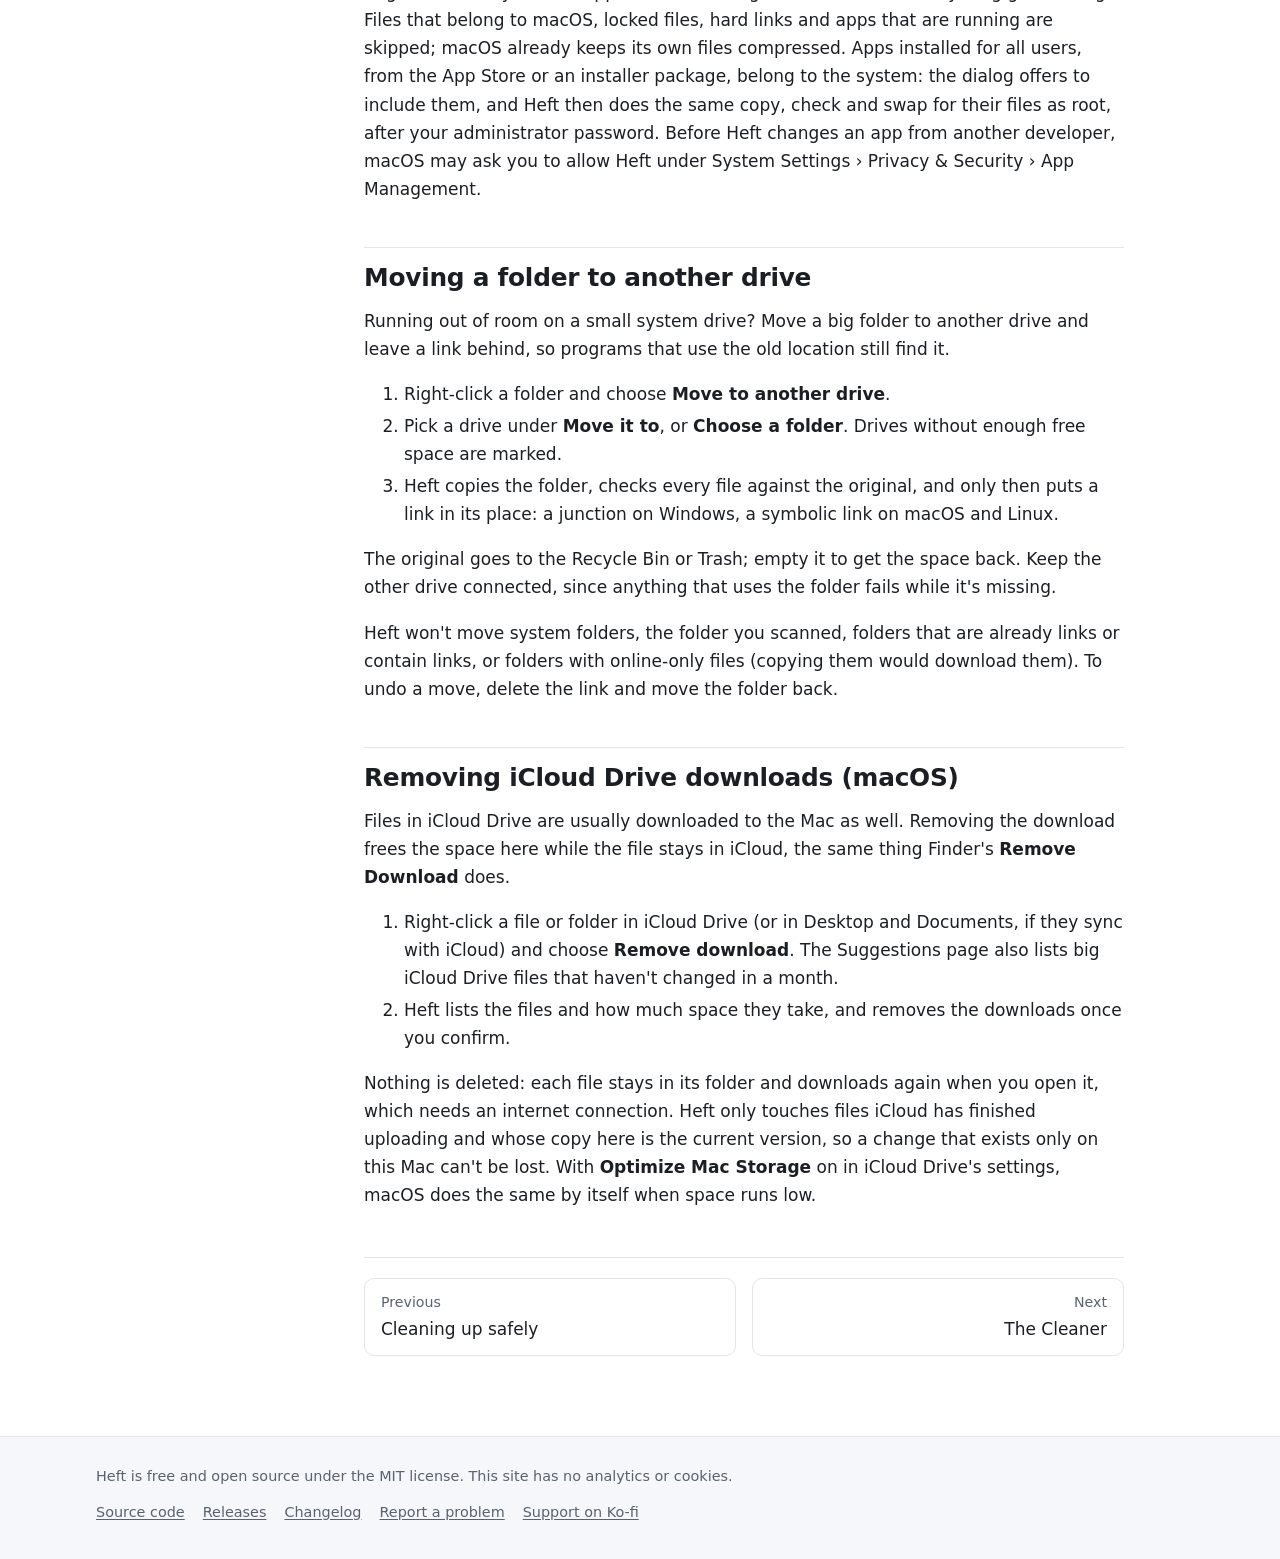
<file: site/guides/duplicates.html>
<!doctype html>
<html lang="en">
<head>
  <meta charset="utf-8">
  <meta name="viewport" content="width=device-width, initial-scale=1">
  <title>Duplicates and saving space · Heft</title>
  <meta name="description" content="Find duplicate files with Heft, replace copies with hard links or clones, compress folders on NTFS and APFS, and move folders to another drive.">
  <meta name="color-scheme" content="light dark">
  <link rel="icon" href="../images/favicon-32.png" type="image/png">
  <link rel="stylesheet" href="../assets/style.css">
</head>
<body>
<a class="skip" href="#main">Skip to content</a>
<header class="site-header">
  <div class="header-inner">
    <a class="brand" href="../index.html"><img src="../images/icon-64.png" alt="" width="28" height="28">Heft</a>
    <nav class="site-nav" aria-label="Main">
      <a href="../tutorial.html">Tutorial</a>
      <a href="index.html" aria-current="page">Guides</a>
      <a href="../faq.html">FAQ</a>
      <a href="https://github.com/gjnail/heft">GitHub</a>
      <a class="btn btn-primary btn-small" href="https://github.com/gjnail/heft/releases/latest">Download</a>
    </nav>
  </div>
</header>

<div class="docs">
  <aside class="sidebar" aria-label="Documentation">
    <h2>Start here</h2>
    <ul>
      <li><a href="../tutorial.html">Tutorial</a></li>
      <li><a href="../faq.html">FAQ and troubleshooting</a></li>
    </ul>
    <h2>Guides</h2>
    <ul>
      <li><a href="disk-usage.html">Finding what uses space</a></li>
      <li><a href="cleaning-up.html">Cleaning up safely</a></li>
      <li><a href="duplicates.html" aria-current="page">Duplicates and saving space</a></li>
      <li><a href="cleaner.html">The Cleaner</a></li>
      <li><a href="hardware.html">Hardware monitor</a></li>
      <li><a href="windows-tools.html">Startup, programs, registry</a></li>
      <li><a href="mac-tools.html">Login items, apps, broken items</a></li>
      <li><a href="alerts.html">Free space alerts</a></li>
      <li><a href="command-line.html">Command line</a></li>
    </ul>
  </aside>

  <main id="main" class="prose">
    <p class="breadcrumb"><a href="index.html">Guides</a></p>
    <h1>Duplicates and saving space</h1>
    <span class="platforms">Windows · macOS · Linux</span>
    <p class="lede">Find duplicate files, and win back space without deleting anything: replace copies with links, compress folders, move a folder to a bigger drive, or keep iCloud Drive files only in iCloud.</p>

    <nav class="toc" aria-label="On this page">
      <strong>On this page</strong>
      <ul>
        <li><a href="#finding">Finding duplicates</a></li>
        <li><a href="#links">Replacing copies with links or clones</a></li>
        <li><a href="#compress">Compressing a folder (Windows and macOS)</a></li>
        <li><a href="#move">Moving a folder to another drive</a></li>
        <li><a href="#icloud">Removing iCloud Drive downloads (macOS)</a></li>
      </ul>
    </nav>

    <h2 id="finding">Finding duplicates</h2>
    <ol>
      <li>Scan a drive or folder, then open the <strong>Duplicates</strong> tab.</li>
      <li>Choose a minimum size under <strong>Files of at least</strong>. Small files rarely matter and take the longest to compare.</li>
      <li>Press <strong>Find duplicates</strong>.</li>
    </ol>
    <p>Heft compares files in three rounds: first by size, then by a sample of their content, and only then by reading them in full. Files that differ are ruled out early, so most of the drive is never read. Hard links aren't reported, because they're already one file with two names, and online-only cloud files are skipped so nothing gets downloaded.</p>
    <p>Results come in groups of identical files, largest first. <strong>Select all but the oldest</strong> ticks every copy except the oldest in each group. Then either:</p>
    <ul>
      <li><strong>Recycle</strong> the selected copies, or</li>
      <li><strong>Replace with links</strong> (or clones), so every copy stays where it is but the data is stored once. Read on.</li>
    </ul>

    <h2 id="links">Replacing copies with links or clones</h2>
    <p>Sometimes you want a file in two places: the same photo in two albums, the same installer in two project folders. Instead of deleting one, Heft can make both names share the same storage. Select the extra copies on the Duplicates tab and choose <strong>Replace with links</strong> or <strong>Replace with clones</strong>; the button says which one your drive supports.</p>
    <p>Heft compares every byte again right before replacing a file, then swaps the copy for one of these:</p>
    <div class="table-wrap">
      <table>
        <thead><tr><th></th><th>Clone</th><th>Hard link</th></tr></thead>
        <tbody>
          <tr><td>Used on</td><td>ReFS and Windows Dev Drives, APFS (Mac), Btrfs and XFS (Linux)</td><td>NTFS (Windows), ext4 and other Linux file systems</td></tr>
          <tr><td>What it is</td><td>Two separate files that share space until one of them changes</td><td>One file with two names</td></tr>
          <tr><td>If you edit one copy</td><td>Only that copy changes</td><td>Both change, because they're the same file</td></tr>
          <tr><td>Good for</td><td>Anything</td><td>Files you don't edit: photos, music, videos, installers, archives</td></tr>
        </tbody>
      </table>
    </div>
    <div class="warn">
      <p><strong>Hard links and documents don't mix.</strong> With hard links, changing one copy changes all of them. Heft asks you to tick "I understand that changing one copy will change all of them" before it makes any.</p>
    </div>
    <p>With clones, scans still show both files at full size, since each is a complete file. The drive's free space shows the difference. Files in system and program folders are always left alone.</p>

    <h2 id="compress">Compressing a folder (Windows and macOS)</h2>
    <figure class="shot">
      <a href="../images/compress.webp"><img src="../images/compress.webp" width="1360" height="860" loading="lazy" alt="The Compress dialog for a game folder, offering Faster to open or Smaller, slower to open"></a>
      <figcaption>Compressing a game you rarely update. It stays installed and works as before.</figcaption>
    </figure>
    <p>The system can keep files compressed and unpack them as they're read: on Windows (NTFS drives) the same way <code>compact /EXE</code> does, and on a Mac (APFS and HFS+) with the file system compression Apple uses for macOS's own files. The files stay where they are and open as usual, if a little slower on an old computer.</p>
    <ol>
      <li>Right-click a folder and choose <strong>Compress</strong>.</li>
      <li>On Windows, pick <strong>Faster to open</strong> (XPRESS) or <strong>Smaller, slower to open</strong> (LZX). On a Mac there's no choice to make, because macOS picks the compression method.</li>
      <li>Press <strong>Compress</strong>. Heft reports how much space it saved when it's done.</li>
    </ol>
    <p>When a program later changes one of the files, that file is stored uncompressed again. So this suits programs, apps and games you don't update often, and old projects. Photos, video, music and archives are already compressed and are skipped, and so are disk images and installer packages. The Suggestions tab lists programs, apps and games that haven't changed in three months.</p>
    <p>Files a running program has open are skipped. <strong>Uncompress</strong> in the same dialog undoes it, as long as the drive has room for the files at full size. Heft won't compress Windows itself; for that, run <code>compact /CompactOS:always</code> as administrator.</p>
    <p><strong>On a Mac,</strong> each file is compressed into a copy, checked byte for byte against the original, and only then swapped in, so the original is untouched if anything goes wrong. Files that belong to macOS, locked files, hard links and apps that are running are skipped; macOS already keeps its own files compressed. Apps installed for all users, from the App Store or an installer package, belong to the system: the dialog offers to include them, and Heft then does the same copy, check and swap for their files as root, after your administrator password. Before Heft changes an app from another developer, macOS may ask you to allow Heft under System Settings › Privacy &amp; Security › App Management.</p>

    <h2 id="move">Moving a folder to another drive</h2>
    <p>Running out of room on a small system drive? Move a big folder to another drive and leave a link behind, so programs that use the old location still find it.</p>
    <ol>
      <li>Right-click a folder and choose <strong>Move to another drive</strong>.</li>
      <li>Pick a drive under <strong>Move it to</strong>, or <strong>Choose a folder</strong>. Drives without enough free space are marked.</li>
      <li>Heft copies the folder, checks every file against the original, and only then puts a link in its place: a junction on Windows, a symbolic link on macOS and Linux.</li>
    </ol>
    <p>The original goes to the Recycle Bin or Trash; empty it to get the space back. Keep the other drive connected, since anything that uses the folder fails while it's missing.</p>
    <p>Heft won't move system folders, the folder you scanned, folders that are already links or contain links, or folders with online-only files (copying them would download them). To undo a move, delete the link and move the folder back.</p>

    <h2 id="icloud">Removing iCloud Drive downloads (macOS)</h2>
    <p>Files in iCloud Drive are usually downloaded to the Mac as well. Removing the download frees the space here while the file stays in iCloud, the same thing Finder's <strong>Remove Download</strong> does.</p>
    <ol>
      <li>Right-click a file or folder in iCloud Drive (or in Desktop and Documents, if they sync with iCloud) and choose <strong>Remove download</strong>. The Suggestions page also lists big iCloud Drive files that haven't changed in a month.</li>
      <li>Heft lists the files and how much space they take, and removes the downloads once you confirm.</li>
    </ol>
    <p>Nothing is deleted: each file stays in its folder and downloads again when you open it, which needs an internet connection. Heft only touches files iCloud has finished uploading and whose copy here is the current version, so a change that exists only on this Mac can't be lost. With <strong>Optimize Mac Storage</strong> on in iCloud Drive's settings, macOS does the same by itself when space runs low.</p>

    <div class="pager">
      <a href="cleaning-up.html"><small>Previous</small>Cleaning up safely</a>
      <a class="next" href="cleaner.html"><small>Next</small>The Cleaner</a>
    </div>
  </main>
</div>

<footer class="site-footer">
  <div class="footer-inner">
    <span>Heft is free and open source under the MIT license. This site has no analytics or cookies.</span>
    <nav aria-label="Footer">
      <a href="https://github.com/gjnail/heft">Source code</a>
      <a href="https://github.com/gjnail/heft/releases">Releases</a>
      <a href="https://github.com/gjnail/heft/blob/main/CHANGELOG.md">Changelog</a>
      <a href="https://github.com/gjnail/heft/issues">Report a problem</a>
      <a href="https://ko-fi.com/gnail">Support on Ko-fi</a>
    </nav>
  </div>
</footer>
<script src="../assets/site.js"></script>
</body>
</html>
</file>
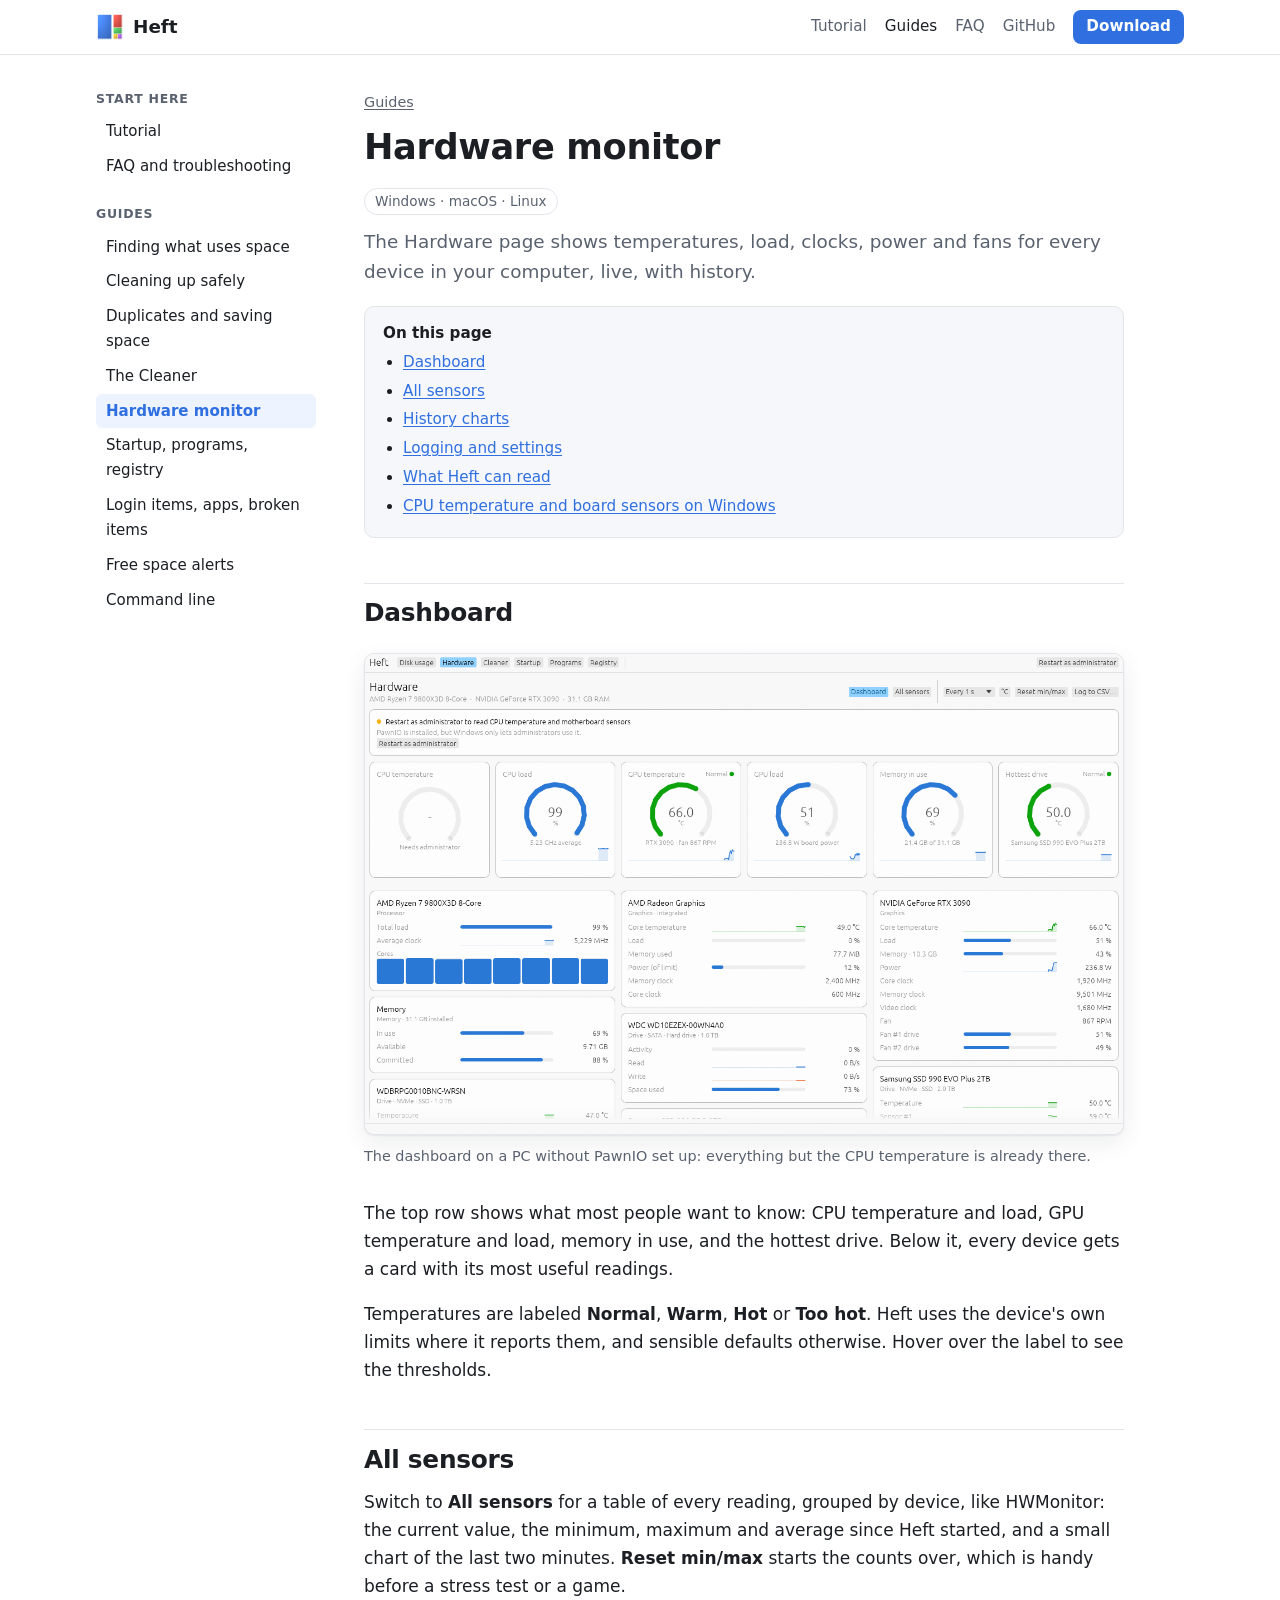
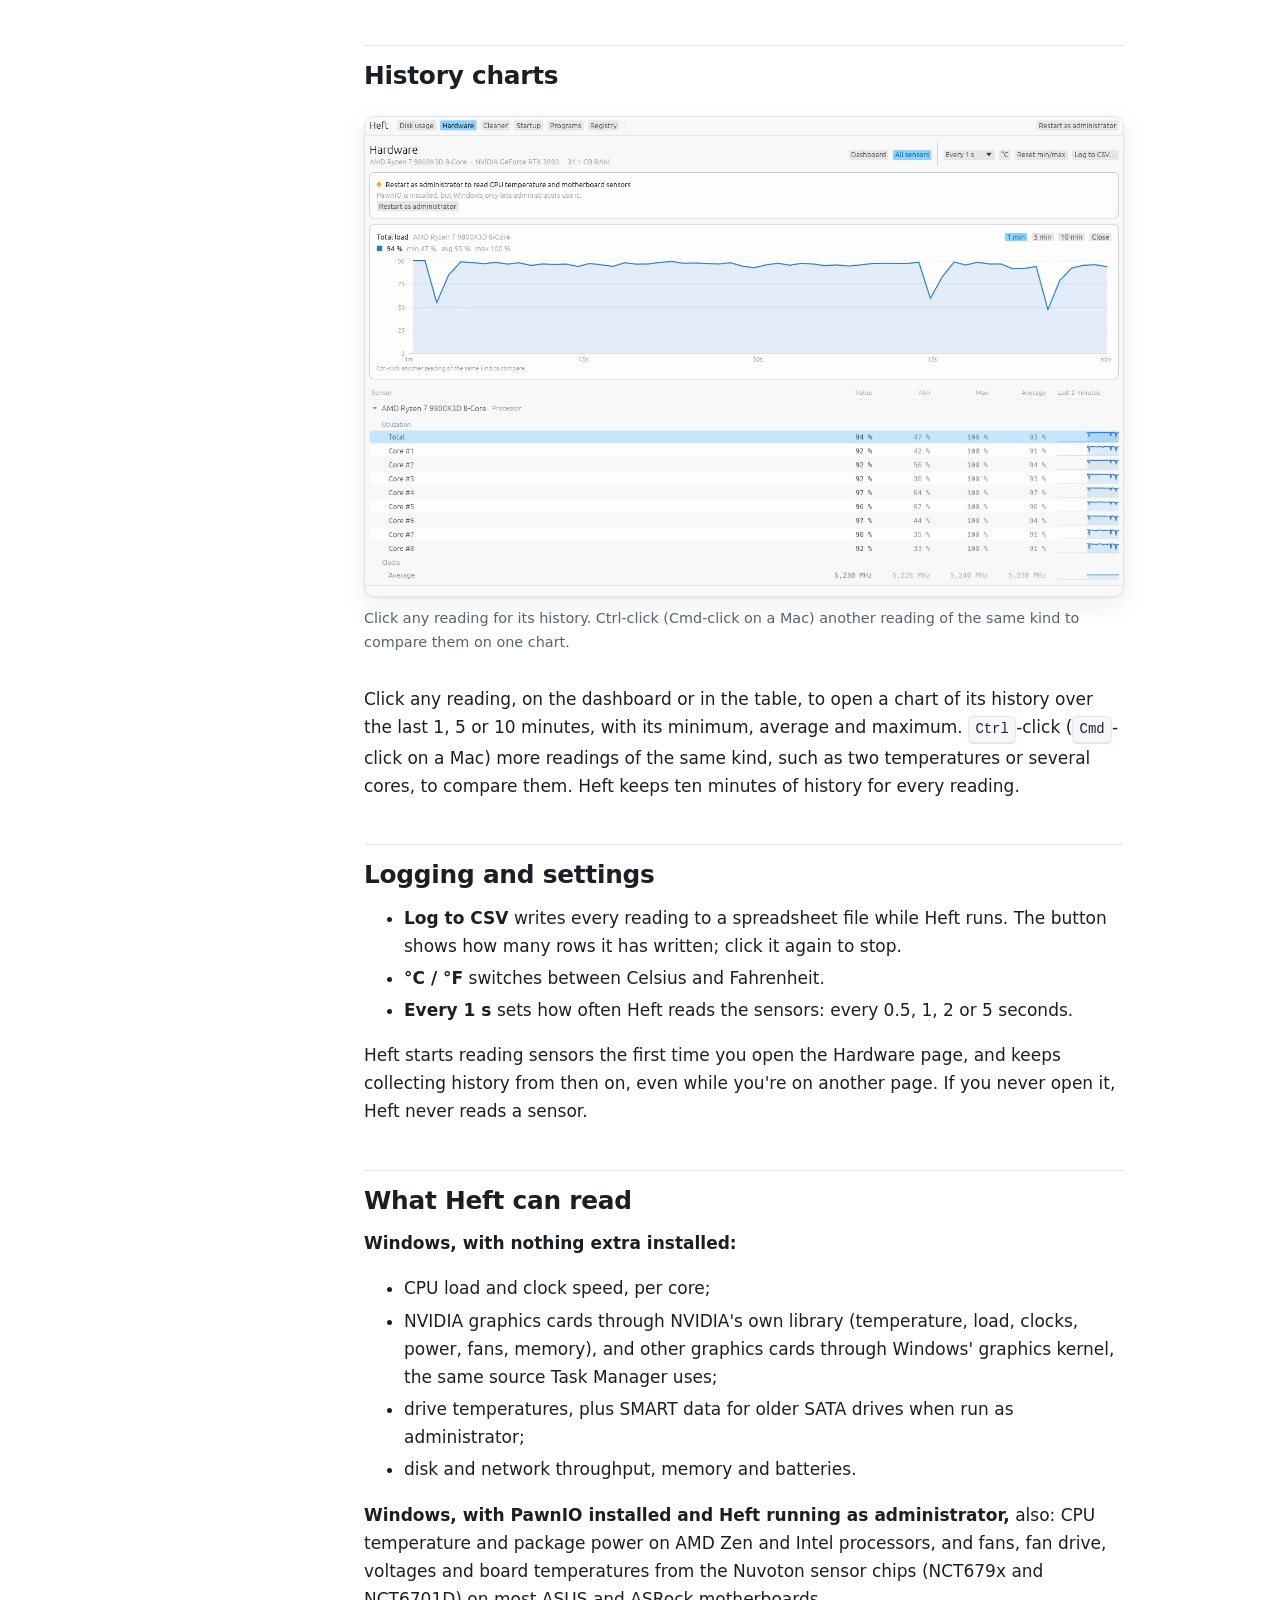
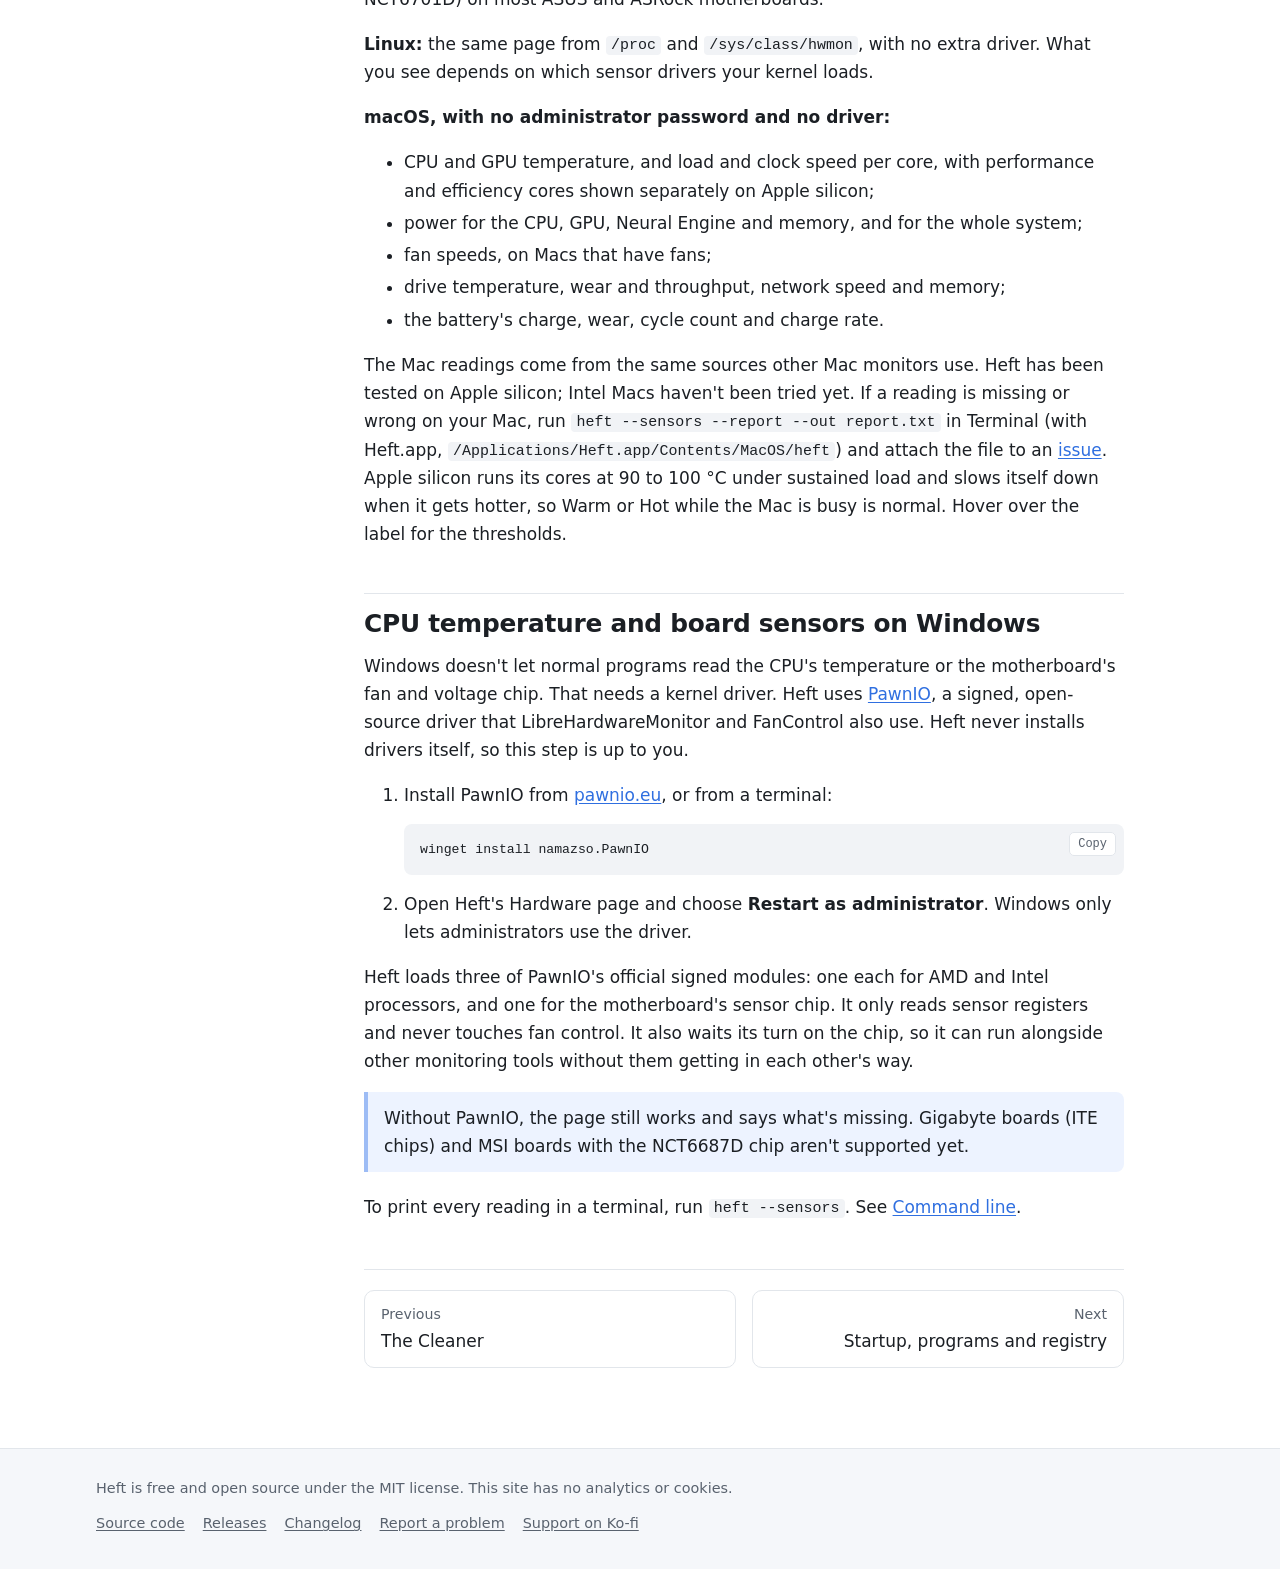
<file: site/guides/hardware.html>
<!doctype html>
<html lang="en">
<head>
  <meta charset="utf-8">
  <meta name="viewport" content="width=device-width, initial-scale=1">
  <title>Hardware monitor · Heft</title>
  <meta name="description" content="How to use Heft's hardware monitor: the dashboard, the sensor table, history charts, CSV logging, and setting up PawnIO for CPU temperatures on Windows.">
  <meta name="color-scheme" content="light dark">
  <link rel="icon" href="../images/favicon-32.png" type="image/png">
  <link rel="stylesheet" href="../assets/style.css">
</head>
<body>
<a class="skip" href="#main">Skip to content</a>
<header class="site-header">
  <div class="header-inner">
    <a class="brand" href="../index.html"><img src="../images/icon-64.png" alt="" width="28" height="28">Heft</a>
    <nav class="site-nav" aria-label="Main">
      <a href="../tutorial.html">Tutorial</a>
      <a href="index.html" aria-current="page">Guides</a>
      <a href="../faq.html">FAQ</a>
      <a href="https://github.com/gjnail/heft">GitHub</a>
      <a class="btn btn-primary btn-small" href="https://github.com/gjnail/heft/releases/latest">Download</a>
    </nav>
  </div>
</header>

<div class="docs">
  <aside class="sidebar" aria-label="Documentation">
    <h2>Start here</h2>
    <ul>
      <li><a href="../tutorial.html">Tutorial</a></li>
      <li><a href="../faq.html">FAQ and troubleshooting</a></li>
    </ul>
    <h2>Guides</h2>
    <ul>
      <li><a href="disk-usage.html">Finding what uses space</a></li>
      <li><a href="cleaning-up.html">Cleaning up safely</a></li>
      <li><a href="duplicates.html">Duplicates and saving space</a></li>
      <li><a href="cleaner.html">The Cleaner</a></li>
      <li><a href="hardware.html" aria-current="page">Hardware monitor</a></li>
      <li><a href="windows-tools.html">Startup, programs, registry</a></li>
      <li><a href="mac-tools.html">Login items, apps, broken items</a></li>
      <li><a href="alerts.html">Free space alerts</a></li>
      <li><a href="command-line.html">Command line</a></li>
    </ul>
  </aside>

  <main id="main" class="prose">
    <p class="breadcrumb"><a href="index.html">Guides</a></p>
    <h1>Hardware monitor</h1>
    <span class="platforms">Windows · macOS · Linux</span>
    <p class="lede">The Hardware page shows temperatures, load, clocks, power and fans for every device in your computer, live, with history.</p>

    <nav class="toc" aria-label="On this page">
      <strong>On this page</strong>
      <ul>
        <li><a href="#dashboard">Dashboard</a></li>
        <li><a href="#table">All sensors</a></li>
        <li><a href="#charts">History charts</a></li>
        <li><a href="#logging">Logging and settings</a></li>
        <li><a href="#what">What Heft can read</a></li>
        <li><a href="#pawnio">CPU temperature and board sensors on Windows</a></li>
      </ul>
    </nav>

    <h2 id="dashboard">Dashboard</h2>
    <figure class="shot">
      <a href="../images/hardware.webp"><img src="../images/hardware.webp" width="1360" height="860" loading="lazy" alt="The Hardware dashboard with gauges for CPU load, GPU temperature and load, memory and the hottest drive, and a card for each device"></a>
      <figcaption>The dashboard on a PC without PawnIO set up: everything but the CPU temperature is already there.</figcaption>
    </figure>
    <p>The top row shows what most people want to know: CPU temperature and load, GPU temperature and load, memory in use, and the hottest drive. Below it, every device gets a card with its most useful readings.</p>
    <p>Temperatures are labeled <strong>Normal</strong>, <strong>Warm</strong>, <strong>Hot</strong> or <strong>Too hot</strong>. Heft uses the device's own limits where it reports them, and sensible defaults otherwise. Hover over the label to see the thresholds.</p>

    <h2 id="table">All sensors</h2>
    <p>Switch to <strong>All sensors</strong> for a table of every reading, grouped by device, like HWMonitor: the current value, the minimum, maximum and average since Heft started, and a small chart of the last two minutes. <strong>Reset min/max</strong> starts the counts over, which is handy before a stress test or a game.</p>

    <h2 id="charts">History charts</h2>
    <figure class="shot">
      <a href="../images/hardware-chart.webp"><img src="../images/hardware-chart.webp" width="1360" height="860" loading="lazy" alt="A one-minute history chart of total CPU load above the sensor table"></a>
      <figcaption>Click any reading for its history. Ctrl-click (Cmd-click on a Mac) another reading of the same kind to compare them on one chart.</figcaption>
    </figure>
    <p>Click any reading, on the dashboard or in the table, to open a chart of its history over the last 1, 5 or 10 minutes, with its minimum, average and maximum. <kbd>Ctrl</kbd>-click (<kbd>Cmd</kbd>-click on a Mac) more readings of the same kind, such as two temperatures or several cores, to compare them. Heft keeps ten minutes of history for every reading.</p>

    <h2 id="logging">Logging and settings</h2>
    <ul>
      <li><strong>Log to CSV</strong> writes every reading to a spreadsheet file while Heft runs. The button shows how many rows it has written; click it again to stop.</li>
      <li><strong>°C / °F</strong> switches between Celsius and Fahrenheit.</li>
      <li><strong>Every 1 s</strong> sets how often Heft reads the sensors: every 0.5, 1, 2 or 5 seconds.</li>
    </ul>
    <p>Heft starts reading sensors the first time you open the Hardware page, and keeps collecting history from then on, even while you're on another page. If you never open it, Heft never reads a sensor.</p>

    <h2 id="what">What Heft can read</h2>
    <p><strong>Windows, with nothing extra installed:</strong></p>
    <ul>
      <li>CPU load and clock speed, per core;</li>
      <li>NVIDIA graphics cards through NVIDIA's own library (temperature, load, clocks, power, fans, memory), and other graphics cards through Windows' graphics kernel, the same source Task Manager uses;</li>
      <li>drive temperatures, plus SMART data for older SATA drives when run as administrator;</li>
      <li>disk and network throughput, memory and batteries.</li>
    </ul>
    <p><strong>Windows, with PawnIO installed and Heft running as administrator,</strong> also: CPU temperature and package power on AMD Zen and Intel processors, and fans, fan drive, voltages and board temperatures from the Nuvoton sensor chips (NCT679x and NCT6701D) on most ASUS and ASRock motherboards.</p>
    <p><strong>Linux:</strong> the same page from <code>/proc</code> and <code>/sys/class/hwmon</code>, with no extra driver. What you see depends on which sensor drivers your kernel loads.</p>
    <p><strong>macOS, with no administrator password and no driver:</strong></p>
    <ul>
      <li>CPU and GPU temperature, and load and clock speed per core, with performance and efficiency cores shown separately on Apple silicon;</li>
      <li>power for the CPU, GPU, Neural Engine and memory, and for the whole system;</li>
      <li>fan speeds, on Macs that have fans;</li>
      <li>drive temperature, wear and throughput, network speed and memory;</li>
      <li>the battery's charge, wear, cycle count and charge rate.</li>
    </ul>
    <p>The Mac readings come from the same sources other Mac monitors use. Heft has been tested on Apple silicon; Intel Macs haven't been tried yet. If a reading is missing or wrong on your Mac, run <code>heft --sensors --report --out report.txt</code> in Terminal (with Heft.app, <code>/Applications/Heft.app/Contents/MacOS/heft</code>) and attach the file to an <a href="https://github.com/gjnail/heft/issues">issue</a>. Apple silicon runs its cores at 90 to 100 °C under sustained load and slows itself down when it gets hotter, so Warm or Hot while the Mac is busy is normal. Hover over the label for the thresholds.</p>

    <h2 id="pawnio">CPU temperature and board sensors on Windows</h2>
    <p>Windows doesn't let normal programs read the CPU's temperature or the motherboard's fan and voltage chip. That needs a kernel driver. Heft uses <a href="https://pawnio.eu">PawnIO</a>, a signed, open-source driver that LibreHardwareMonitor and FanControl also use. Heft never installs drivers itself, so this step is up to you.</p>
    <ol>
      <li>Install PawnIO from <a href="https://pawnio.eu">pawnio.eu</a>, or from a terminal:
        <pre><code>winget install namazso.PawnIO</code></pre>
      </li>
      <li>Open Heft's Hardware page and choose <strong>Restart as administrator</strong>. Windows only lets administrators use the driver.</li>
    </ol>
    <p>Heft loads three of PawnIO's official signed modules: one each for AMD and Intel processors, and one for the motherboard's sensor chip. It only reads sensor registers and never touches fan control. It also waits its turn on the chip, so it can run alongside other monitoring tools without them getting in each other's way.</p>
    <div class="note">
      <p>Without PawnIO, the page still works and says what's missing. Gigabyte boards (ITE chips) and MSI boards with the NCT6687D chip aren't supported yet.</p>
    </div>
    <p>To print every reading in a terminal, run <code>heft --sensors</code>. See <a href="command-line.html">Command line</a>.</p>

    <div class="pager">
      <a href="cleaner.html"><small>Previous</small>The Cleaner</a>
      <a class="next" href="windows-tools.html"><small>Next</small>Startup, programs and registry</a>
    </div>
  </main>
</div>

<footer class="site-footer">
  <div class="footer-inner">
    <span>Heft is free and open source under the MIT license. This site has no analytics or cookies.</span>
    <nav aria-label="Footer">
      <a href="https://github.com/gjnail/heft">Source code</a>
      <a href="https://github.com/gjnail/heft/releases">Releases</a>
      <a href="https://github.com/gjnail/heft/blob/main/CHANGELOG.md">Changelog</a>
      <a href="https://github.com/gjnail/heft/issues">Report a problem</a>
      <a href="https://ko-fi.com/gnail">Support on Ko-fi</a>
    </nav>
  </div>
</footer>
<script src="../assets/site.js"></script>
</body>
</html>
</file>
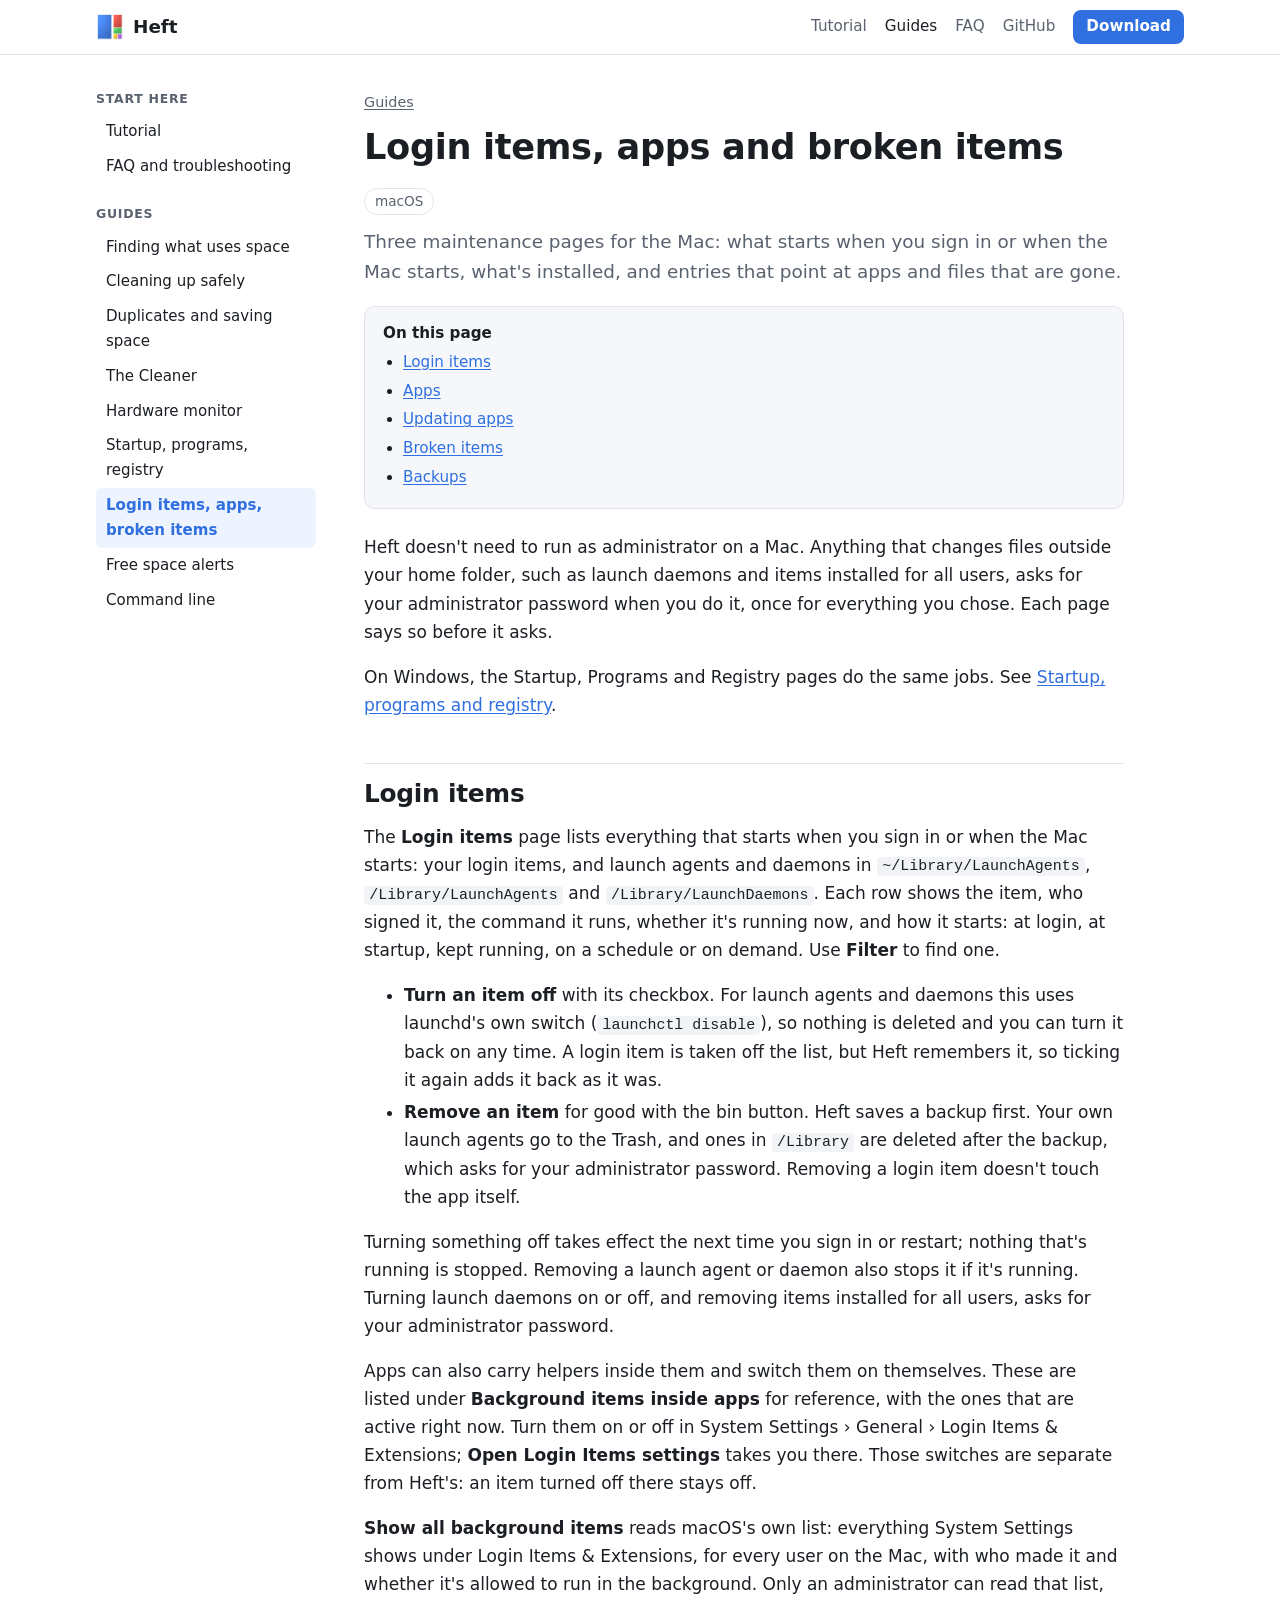
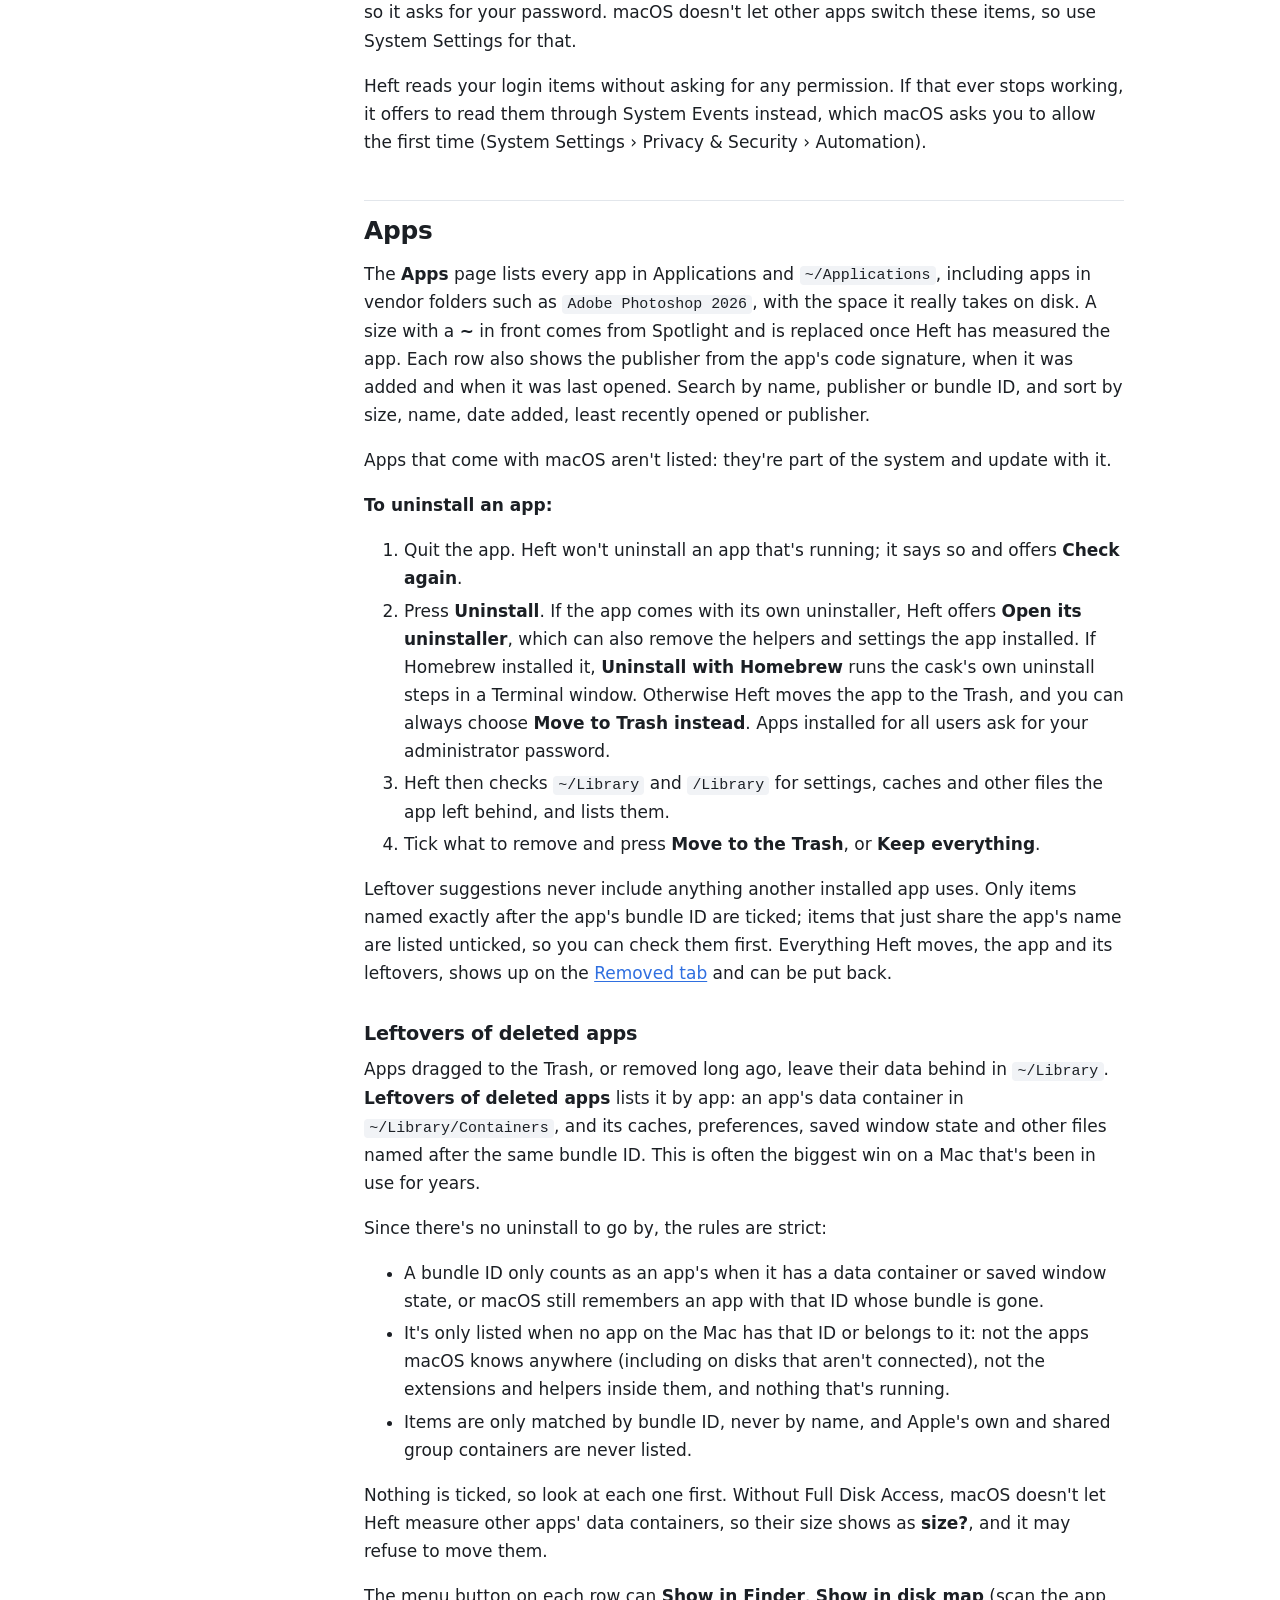
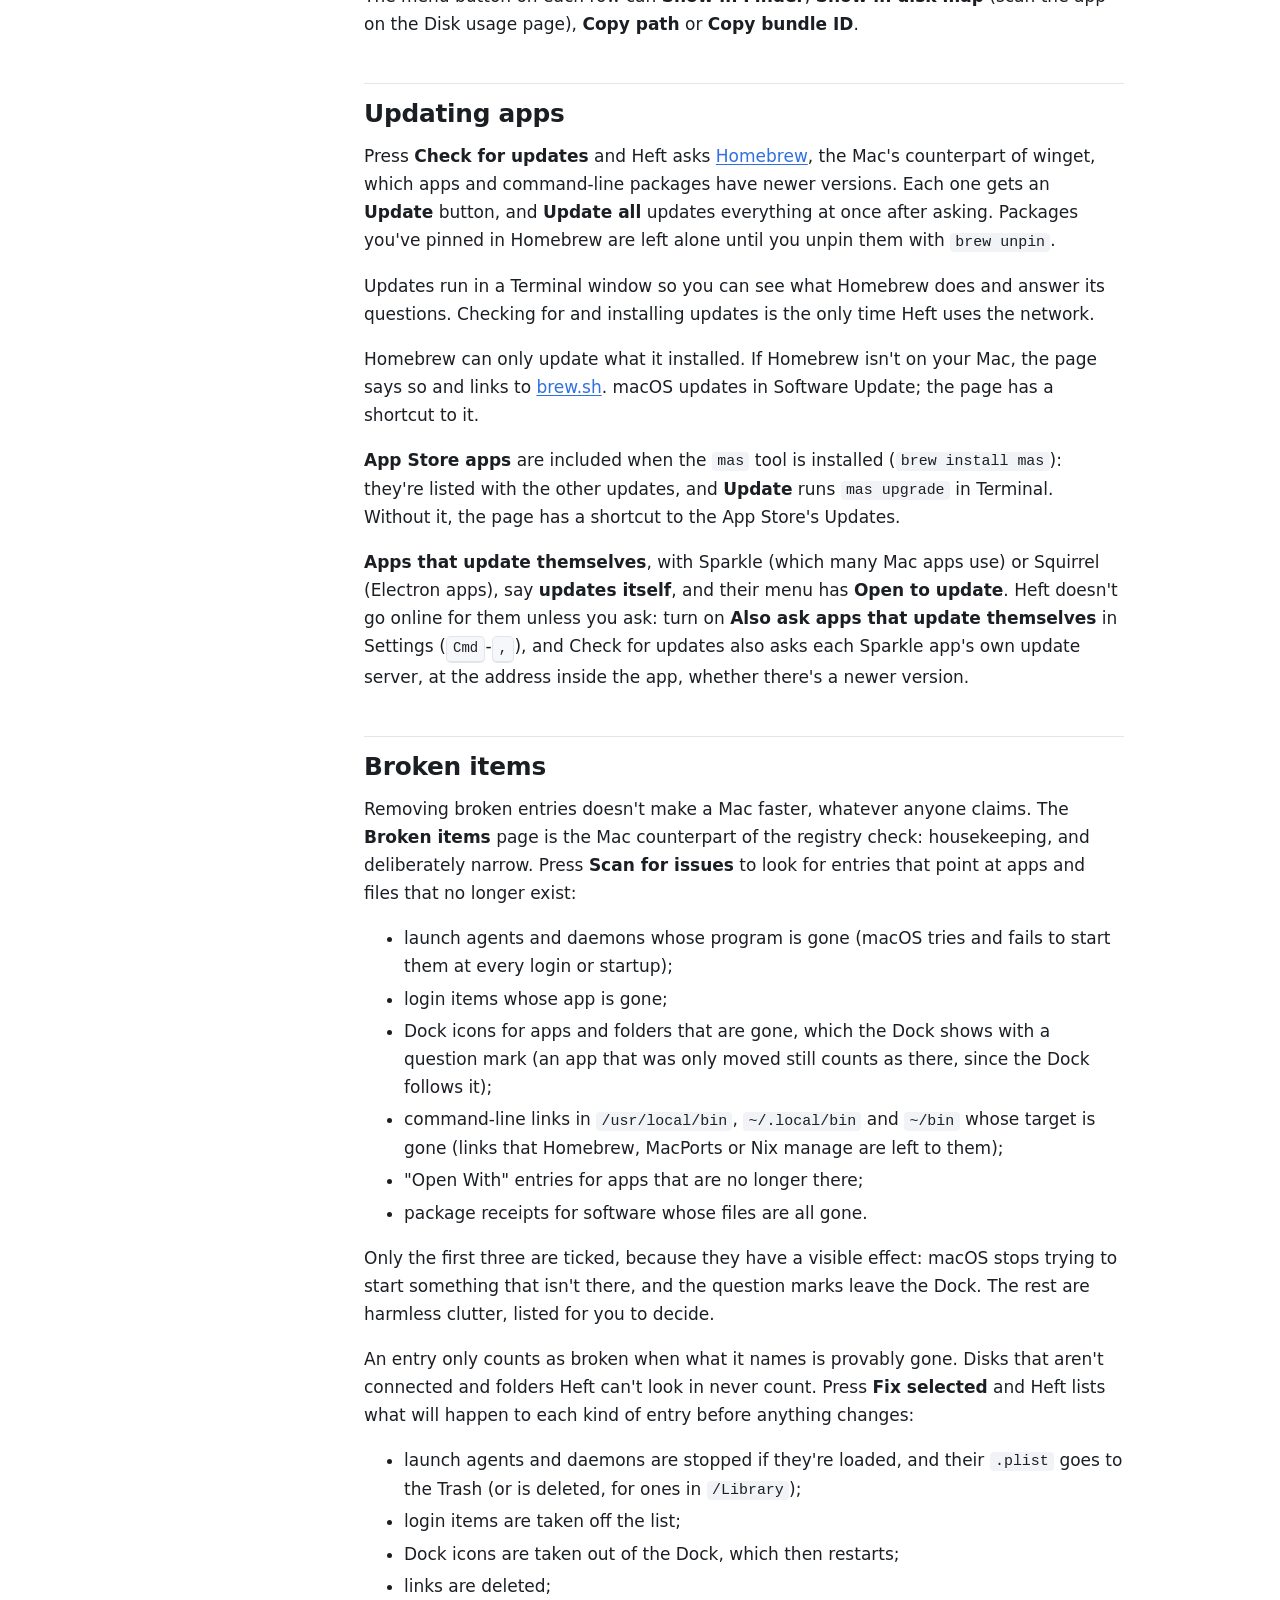
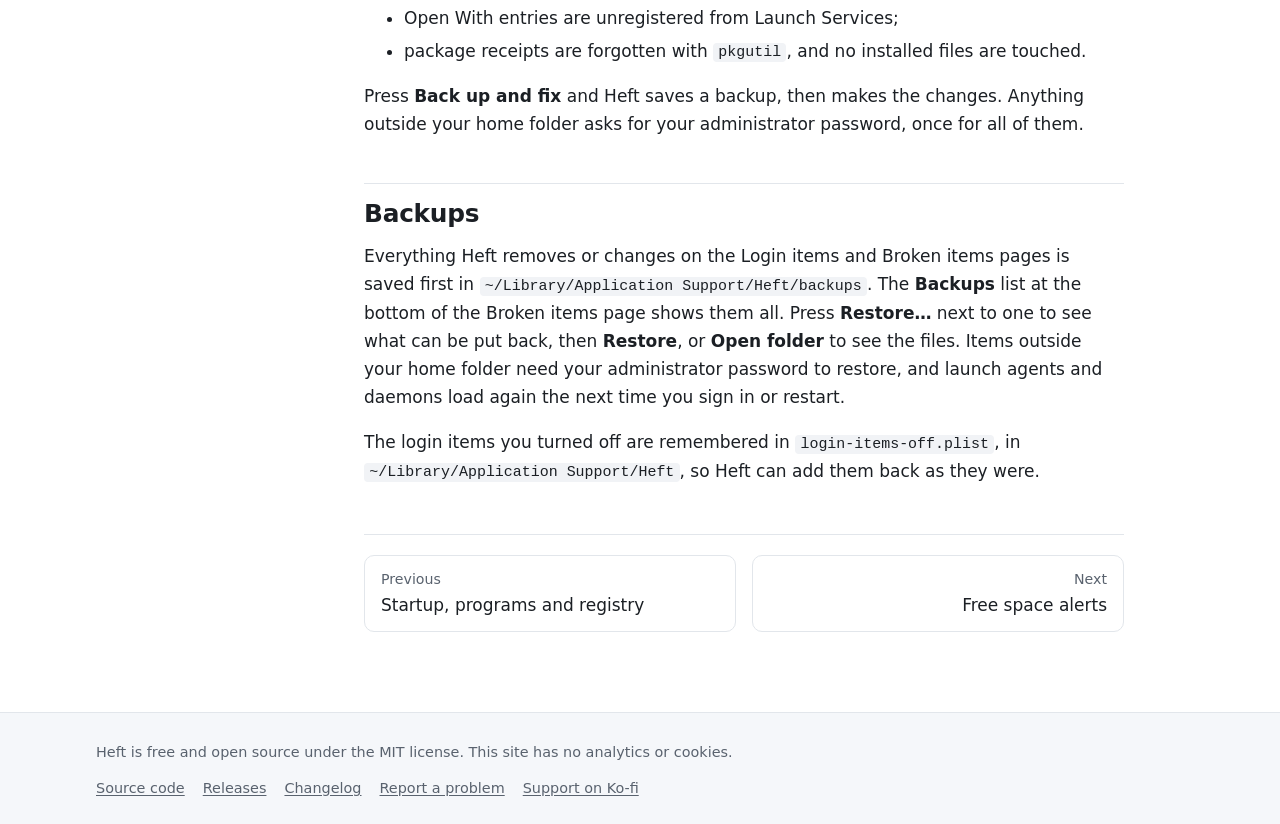
<file: site/guides/mac-tools.html>
<!doctype html>
<html lang="en">
<head>
  <meta charset="utf-8">
  <meta name="viewport" content="width=device-width, initial-scale=1">
  <title>Login items, apps and broken items · Heft</title>
  <meta name="description" content="Use Heft on a Mac to turn off login items and launch agents, uninstall apps and clear their leftovers, update apps through Homebrew, and remove broken entries with backups.">
  <meta name="color-scheme" content="light dark">
  <link rel="icon" href="../images/favicon-32.png" type="image/png">
  <link rel="stylesheet" href="../assets/style.css">
</head>
<body>
<a class="skip" href="#main">Skip to content</a>
<header class="site-header">
  <div class="header-inner">
    <a class="brand" href="../index.html"><img src="../images/icon-64.png" alt="" width="28" height="28">Heft</a>
    <nav class="site-nav" aria-label="Main">
      <a href="../tutorial.html">Tutorial</a>
      <a href="index.html" aria-current="page">Guides</a>
      <a href="../faq.html">FAQ</a>
      <a href="https://github.com/gjnail/heft">GitHub</a>
      <a class="btn btn-primary btn-small" href="https://github.com/gjnail/heft/releases/latest">Download</a>
    </nav>
  </div>
</header>

<div class="docs">
  <aside class="sidebar" aria-label="Documentation">
    <h2>Start here</h2>
    <ul>
      <li><a href="../tutorial.html">Tutorial</a></li>
      <li><a href="../faq.html">FAQ and troubleshooting</a></li>
    </ul>
    <h2>Guides</h2>
    <ul>
      <li><a href="disk-usage.html">Finding what uses space</a></li>
      <li><a href="cleaning-up.html">Cleaning up safely</a></li>
      <li><a href="duplicates.html">Duplicates and saving space</a></li>
      <li><a href="cleaner.html">The Cleaner</a></li>
      <li><a href="hardware.html">Hardware monitor</a></li>
      <li><a href="windows-tools.html">Startup, programs, registry</a></li>
      <li><a href="mac-tools.html" aria-current="page">Login items, apps, broken items</a></li>
      <li><a href="alerts.html">Free space alerts</a></li>
      <li><a href="command-line.html">Command line</a></li>
    </ul>
  </aside>

  <main id="main" class="prose">
    <p class="breadcrumb"><a href="index.html">Guides</a></p>
    <h1>Login items, apps and broken items</h1>
    <span class="platforms">macOS</span>
    <p class="lede">Three maintenance pages for the Mac: what starts when you sign in or when the Mac starts, what's installed, and entries that point at apps and files that are gone.</p>

    <nav class="toc" aria-label="On this page">
      <strong>On this page</strong>
      <ul>
        <li><a href="#login-items">Login items</a></li>
        <li><a href="#apps">Apps</a></li>
        <li><a href="#updates">Updating apps</a></li>
        <li><a href="#broken">Broken items</a></li>
        <li><a href="#backups">Backups</a></li>
      </ul>
    </nav>
    <p>Heft doesn't need to run as administrator on a Mac. Anything that changes files outside your home folder, such as launch daemons and items installed for all users, asks for your administrator password when you do it, once for everything you chose. Each page says so before it asks.</p>
    <p>On Windows, the Startup, Programs and Registry pages do the same jobs. See <a href="windows-tools.html">Startup, programs and registry</a>.</p>

    <h2 id="login-items">Login items</h2>
    <p>The <strong>Login items</strong> page lists everything that starts when you sign in or when the Mac starts: your login items, and launch agents and daemons in <code>~/Library/LaunchAgents</code>, <code>/Library/LaunchAgents</code> and <code>/Library/LaunchDaemons</code>. Each row shows the item, who signed it, the command it runs, whether it's running now, and how it starts: at login, at startup, kept running, on a schedule or on demand. Use <strong>Filter</strong> to find one.</p>
    <ul>
      <li><strong>Turn an item off</strong> with its checkbox. For launch agents and daemons this uses launchd's own switch (<code>launchctl disable</code>), so nothing is deleted and you can turn it back on any time. A login item is taken off the list, but Heft remembers it, so ticking it again adds it back as it was.</li>
      <li><strong>Remove an item</strong> for good with the bin button. Heft saves a backup first. Your own launch agents go to the Trash, and ones in <code>/Library</code> are deleted after the backup, which asks for your administrator password. Removing a login item doesn't touch the app itself.</li>
    </ul>
    <p>Turning something off takes effect the next time you sign in or restart; nothing that's running is stopped. Removing a launch agent or daemon also stops it if it's running. Turning launch daemons on or off, and removing items installed for all users, asks for your administrator password.</p>
    <p>Apps can also carry helpers inside them and switch them on themselves. These are listed under <strong>Background items inside apps</strong> for reference, with the ones that are active right now. Turn them on or off in System Settings › General › Login Items &amp; Extensions; <strong>Open Login Items settings</strong> takes you there. Those switches are separate from Heft's: an item turned off there stays off.</p>
    <p><strong>Show all background items</strong> reads macOS's own list: everything System Settings shows under Login Items &amp; Extensions, for every user on the Mac, with who made it and whether it's allowed to run in the background. Only an administrator can read that list, so it asks for your password. macOS doesn't let other apps switch these items, so use System Settings for that.</p>
    <p>Heft reads your login items without asking for any permission. If that ever stops working, it offers to read them through System Events instead, which macOS asks you to allow the first time (System Settings › Privacy &amp; Security › Automation).</p>

    <h2 id="apps">Apps</h2>
    <p>The <strong>Apps</strong> page lists every app in Applications and <code>~/Applications</code>, including apps in vendor folders such as <code>Adobe Photoshop 2026</code>, with the space it really takes on disk. A size with a <strong>~</strong> in front comes from Spotlight and is replaced once Heft has measured the app. Each row also shows the publisher from the app's code signature, when it was added and when it was last opened. Search by name, publisher or bundle ID, and sort by size, name, date added, least recently opened or publisher.</p>
    <p>Apps that come with macOS aren't listed: they're part of the system and update with it.</p>
    <p><strong>To uninstall an app:</strong></p>
    <ol>
      <li>Quit the app. Heft won't uninstall an app that's running; it says so and offers <strong>Check again</strong>.</li>
      <li>Press <strong>Uninstall</strong>. If the app comes with its own uninstaller, Heft offers <strong>Open its uninstaller</strong>, which can also remove the helpers and settings the app installed. If Homebrew installed it, <strong>Uninstall with Homebrew</strong> runs the cask's own uninstall steps in a Terminal window. Otherwise Heft moves the app to the Trash, and you can always choose <strong>Move to Trash instead</strong>. Apps installed for all users ask for your administrator password.</li>
      <li>Heft then checks <code>~/Library</code> and <code>/Library</code> for settings, caches and other files the app left behind, and lists them.</li>
      <li>Tick what to remove and press <strong>Move to the Trash</strong>, or <strong>Keep everything</strong>.</li>
    </ol>
    <p>Leftover suggestions never include anything another installed app uses. Only items named exactly after the app's bundle ID are ticked; items that just share the app's name are listed unticked, so you can check them first. Everything Heft moves, the app and its leftovers, shows up on the <a href="cleaning-up.html#removed">Removed tab</a> and can be put back.</p>
    <h3 id="deleted-apps">Leftovers of deleted apps</h3>
    <p>Apps dragged to the Trash, or removed long ago, leave their data behind in <code>~/Library</code>. <strong>Leftovers of deleted apps</strong> lists it by app: an app's data container in <code>~/Library/Containers</code>, and its caches, preferences, saved window state and other files named after the same bundle ID. This is often the biggest win on a Mac that's been in use for years.</p>
    <p>Since there's no uninstall to go by, the rules are strict:</p>
    <ul>
      <li>A bundle ID only counts as an app's when it has a data container or saved window state, or macOS still remembers an app with that ID whose bundle is gone.</li>
      <li>It's only listed when no app on the Mac has that ID or belongs to it: not the apps macOS knows anywhere (including on disks that aren't connected), not the extensions and helpers inside them, and nothing that's running.</li>
      <li>Items are only matched by bundle ID, never by name, and Apple's own and shared group containers are never listed.</li>
    </ul>
    <p>Nothing is ticked, so look at each one first. Without Full Disk Access, macOS doesn't let Heft measure other apps' data containers, so their size shows as <strong>size?</strong>, and it may refuse to move them.</p>
    <p>The menu button on each row can <strong>Show in Finder</strong>, <strong>Show in disk map</strong> (scan the app on the Disk usage page), <strong>Copy path</strong> or <strong>Copy bundle ID</strong>.</p>

    <h2 id="updates">Updating apps</h2>
    <p>Press <strong>Check for updates</strong> and Heft asks <a href="https://brew.sh">Homebrew</a>, the Mac's counterpart of winget, which apps and command-line packages have newer versions. Each one gets an <strong>Update</strong> button, and <strong>Update all</strong> updates everything at once after asking. Packages you've pinned in Homebrew are left alone until you unpin them with <code>brew unpin</code>.</p>
    <p>Updates run in a Terminal window so you can see what Homebrew does and answer its questions. Checking for and installing updates is the only time Heft uses the network.</p>
    <p>Homebrew can only update what it installed. If Homebrew isn't on your Mac, the page says so and links to <a href="https://brew.sh">brew.sh</a>. macOS updates in Software Update; the page has a shortcut to it.</p>
    <p><strong>App Store apps</strong> are included when the <code>mas</code> tool is installed (<code>brew install mas</code>): they're listed with the other updates, and <strong>Update</strong> runs <code>mas upgrade</code> in Terminal. Without it, the page has a shortcut to the App Store's Updates.</p>
    <p><strong>Apps that update themselves</strong>, with Sparkle (which many Mac apps use) or Squirrel (Electron apps), say <strong>updates itself</strong>, and their menu has <strong>Open to update</strong>. Heft doesn't go online for them unless you ask: turn on <strong>Also ask apps that update themselves</strong> in Settings (<kbd>Cmd</kbd>-<kbd>,</kbd>), and Check for updates also asks each Sparkle app's own update server, at the address inside the app, whether there's a newer version.</p>

    <h2 id="broken">Broken items</h2>
    <p>Removing broken entries doesn't make a Mac faster, whatever anyone claims. The <strong>Broken items</strong> page is the Mac counterpart of the registry check: housekeeping, and deliberately narrow. Press <strong>Scan for issues</strong> to look for entries that point at apps and files that no longer exist:</p>
    <ul>
      <li>launch agents and daemons whose program is gone (macOS tries and fails to start them at every login or startup);</li>
      <li>login items whose app is gone;</li>
      <li>Dock icons for apps and folders that are gone, which the Dock shows with a question mark (an app that was only moved still counts as there, since the Dock follows it);</li>
      <li>command-line links in <code>/usr/local/bin</code>, <code>~/.local/bin</code> and <code>~/bin</code> whose target is gone (links that Homebrew, MacPorts or Nix manage are left to them);</li>
      <li>"Open With" entries for apps that are no longer there;</li>
      <li>package receipts for software whose files are all gone.</li>
    </ul>
    <p>Only the first three are ticked, because they have a visible effect: macOS stops trying to start something that isn't there, and the question marks leave the Dock. The rest are harmless clutter, listed for you to decide.</p>
    <p>An entry only counts as broken when what it names is provably gone. Disks that aren't connected and folders Heft can't look in never count. Press <strong>Fix selected</strong> and Heft lists what will happen to each kind of entry before anything changes:</p>
    <ul>
      <li>launch agents and daemons are stopped if they're loaded, and their <code>.plist</code> goes to the Trash (or is deleted, for ones in <code>/Library</code>);</li>
      <li>login items are taken off the list;</li>
      <li>Dock icons are taken out of the Dock, which then restarts;</li>
      <li>links are deleted;</li>
      <li>Open With entries are unregistered from Launch Services;</li>
      <li>package receipts are forgotten with <code>pkgutil</code>, and no installed files are touched.</li>
    </ul>
    <p>Press <strong>Back up and fix</strong> and Heft saves a backup, then makes the changes. Anything outside your home folder asks for your administrator password, once for all of them.</p>

    <h2 id="backups">Backups</h2>
    <p>Everything Heft removes or changes on the Login items and Broken items pages is saved first in <code>~/Library/Application Support/Heft/backups</code>. The <strong>Backups</strong> list at the bottom of the Broken items page shows them all. Press <strong>Restore…</strong> next to one to see what can be put back, then <strong>Restore</strong>, or <strong>Open folder</strong> to see the files. Items outside your home folder need your administrator password to restore, and launch agents and daemons load again the next time you sign in or restart.</p>
    <p>The login items you turned off are remembered in <code>login-items-off.plist</code>, in <code>~/Library/Application Support/Heft</code>, so Heft can add them back as they were.</p>

    <div class="pager">
      <a href="windows-tools.html"><small>Previous</small>Startup, programs and registry</a>
      <a class="next" href="alerts.html"><small>Next</small>Free space alerts</a>
    </div>
  </main>
</div>

<footer class="site-footer">
  <div class="footer-inner">
    <span>Heft is free and open source under the MIT license. This site has no analytics or cookies.</span>
    <nav aria-label="Footer">
      <a href="https://github.com/gjnail/heft">Source code</a>
      <a href="https://github.com/gjnail/heft/releases">Releases</a>
      <a href="https://github.com/gjnail/heft/blob/main/CHANGELOG.md">Changelog</a>
      <a href="https://github.com/gjnail/heft/issues">Report a problem</a>
      <a href="https://ko-fi.com/gnail">Support on Ko-fi</a>
    </nav>
  </div>
</footer>
<script src="../assets/site.js"></script>
</body>
</html>
</file>
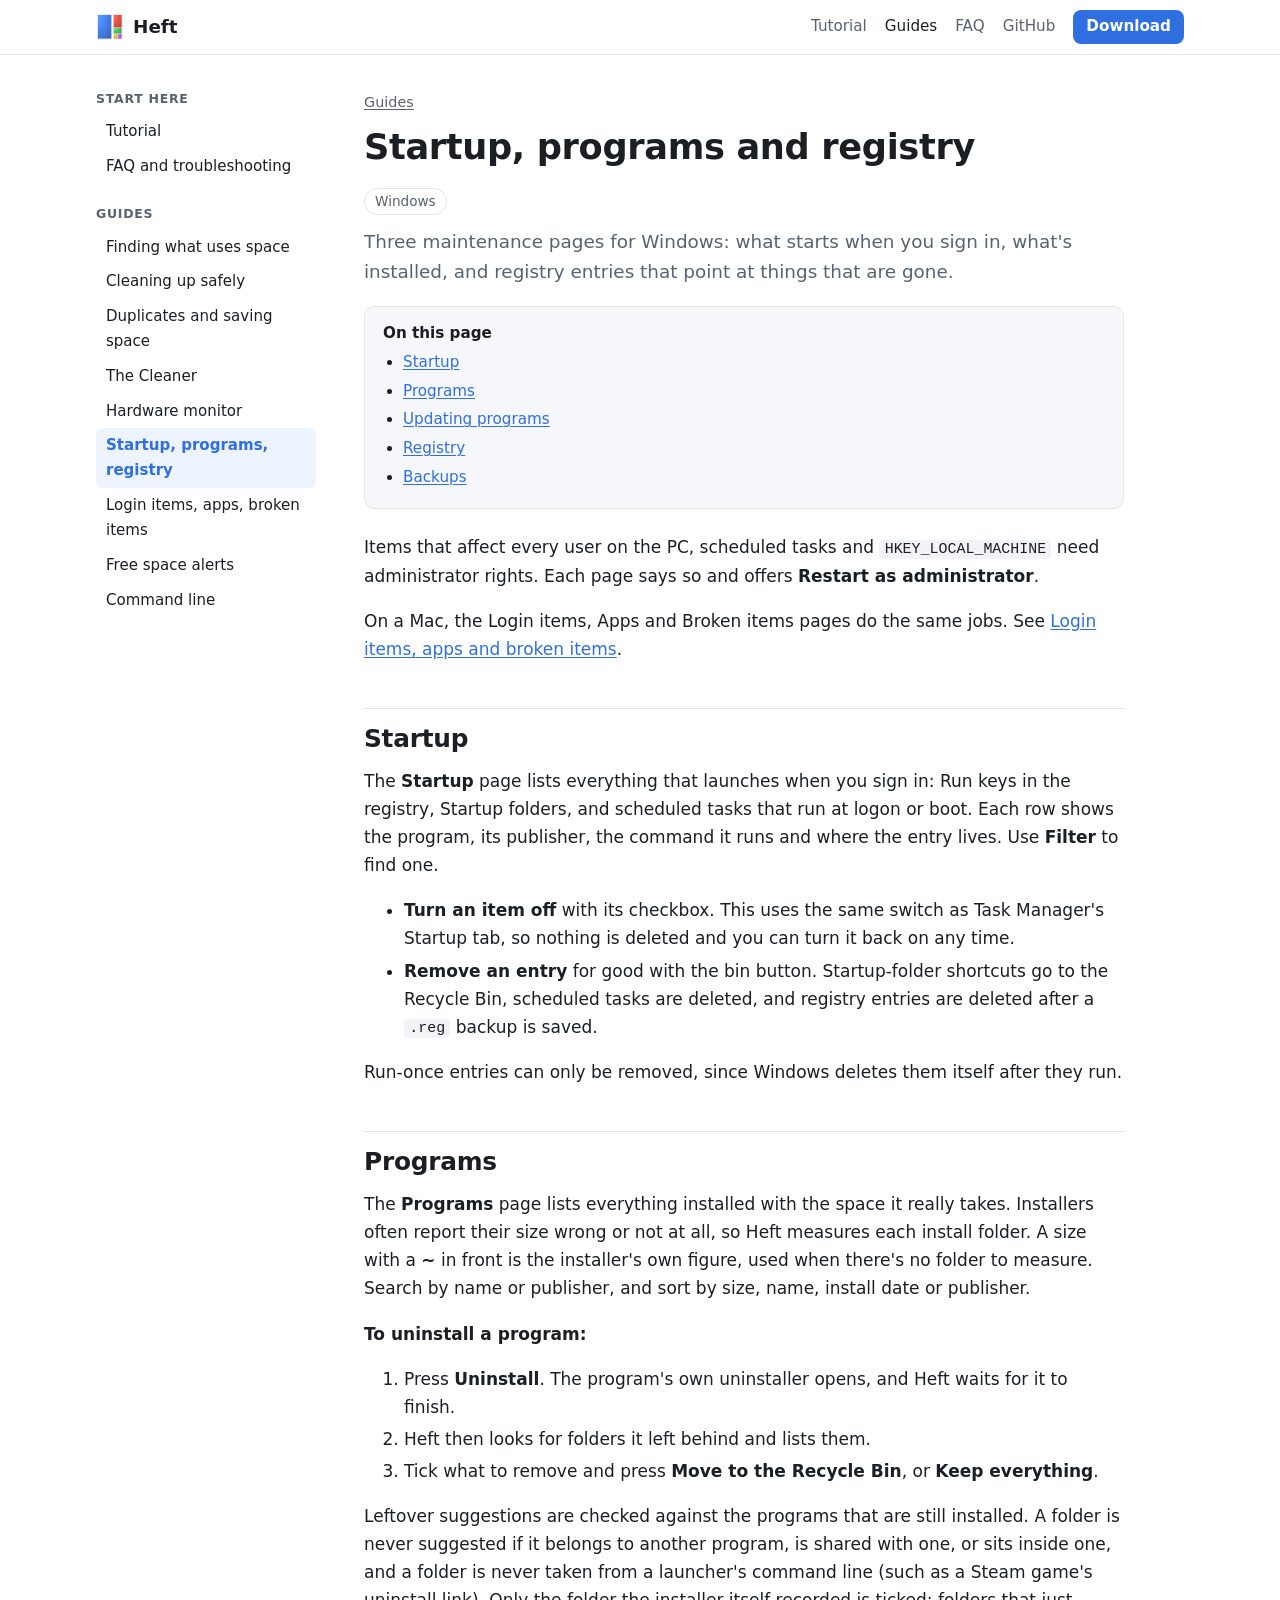
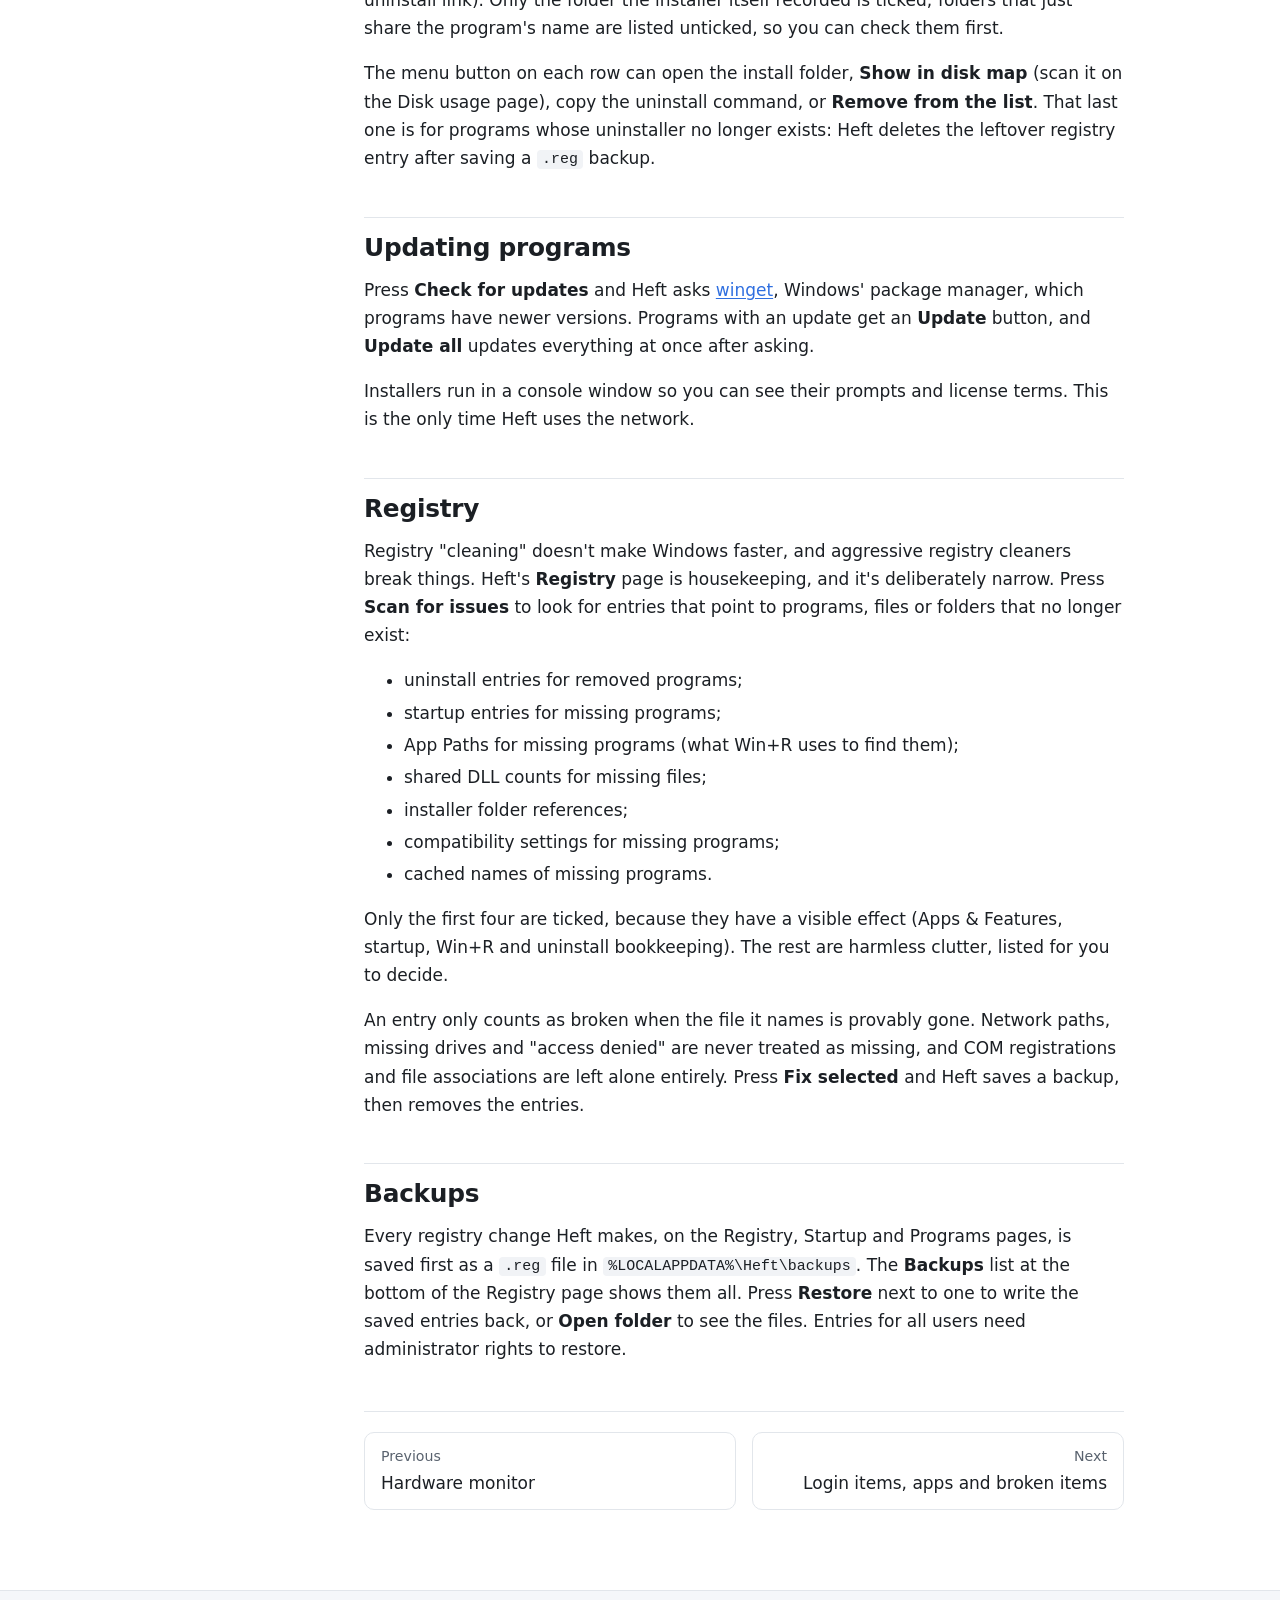
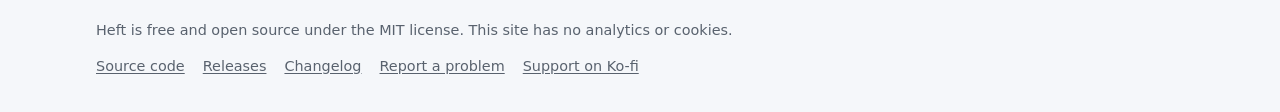
<file: site/guides/windows-tools.html>
<!doctype html>
<html lang="en">
<head>
  <meta charset="utf-8">
  <meta name="viewport" content="width=device-width, initial-scale=1">
  <title>Startup, programs and registry · Heft</title>
  <meta name="description" content="Use Heft on Windows to turn off startup programs, uninstall programs and clear their leftovers, update software through winget, and fix broken registry entries with backups.">
  <meta name="color-scheme" content="light dark">
  <link rel="icon" href="../images/favicon-32.png" type="image/png">
  <link rel="stylesheet" href="../assets/style.css">
</head>
<body>
<a class="skip" href="#main">Skip to content</a>
<header class="site-header">
  <div class="header-inner">
    <a class="brand" href="../index.html"><img src="../images/icon-64.png" alt="" width="28" height="28">Heft</a>
    <nav class="site-nav" aria-label="Main">
      <a href="../tutorial.html">Tutorial</a>
      <a href="index.html" aria-current="page">Guides</a>
      <a href="../faq.html">FAQ</a>
      <a href="https://github.com/gjnail/heft">GitHub</a>
      <a class="btn btn-primary btn-small" href="https://github.com/gjnail/heft/releases/latest">Download</a>
    </nav>
  </div>
</header>

<div class="docs">
  <aside class="sidebar" aria-label="Documentation">
    <h2>Start here</h2>
    <ul>
      <li><a href="../tutorial.html">Tutorial</a></li>
      <li><a href="../faq.html">FAQ and troubleshooting</a></li>
    </ul>
    <h2>Guides</h2>
    <ul>
      <li><a href="disk-usage.html">Finding what uses space</a></li>
      <li><a href="cleaning-up.html">Cleaning up safely</a></li>
      <li><a href="duplicates.html">Duplicates and saving space</a></li>
      <li><a href="cleaner.html">The Cleaner</a></li>
      <li><a href="hardware.html">Hardware monitor</a></li>
      <li><a href="windows-tools.html" aria-current="page">Startup, programs, registry</a></li>
      <li><a href="mac-tools.html">Login items, apps, broken items</a></li>
      <li><a href="alerts.html">Free space alerts</a></li>
      <li><a href="command-line.html">Command line</a></li>
    </ul>
  </aside>

  <main id="main" class="prose">
    <p class="breadcrumb"><a href="index.html">Guides</a></p>
    <h1>Startup, programs and registry</h1>
    <span class="platforms">Windows</span>
    <p class="lede">Three maintenance pages for Windows: what starts when you sign in, what's installed, and registry entries that point at things that are gone.</p>

    <nav class="toc" aria-label="On this page">
      <strong>On this page</strong>
      <ul>
        <li><a href="#startup">Startup</a></li>
        <li><a href="#programs">Programs</a></li>
        <li><a href="#updates">Updating programs</a></li>
        <li><a href="#registry">Registry</a></li>
        <li><a href="#backups">Backups</a></li>
      </ul>
    </nav>
    <p>Items that affect every user on the PC, scheduled tasks and <code>HKEY_LOCAL_MACHINE</code> need administrator rights. Each page says so and offers <strong>Restart as administrator</strong>.</p>
    <p>On a Mac, the Login items, Apps and Broken items pages do the same jobs. See <a href="mac-tools.html">Login items, apps and broken items</a>.</p>

    <h2 id="startup">Startup</h2>
    <p>The <strong>Startup</strong> page lists everything that launches when you sign in: Run keys in the registry, Startup folders, and scheduled tasks that run at logon or boot. Each row shows the program, its publisher, the command it runs and where the entry lives. Use <strong>Filter</strong> to find one.</p>
    <ul>
      <li><strong>Turn an item off</strong> with its checkbox. This uses the same switch as Task Manager's Startup tab, so nothing is deleted and you can turn it back on any time.</li>
      <li><strong>Remove an entry</strong> for good with the bin button. Startup-folder shortcuts go to the Recycle Bin, scheduled tasks are deleted, and registry entries are deleted after a <code>.reg</code> backup is saved.</li>
    </ul>
    <p>Run-once entries can only be removed, since Windows deletes them itself after they run.</p>

    <h2 id="programs">Programs</h2>
    <p>The <strong>Programs</strong> page lists everything installed with the space it really takes. Installers often report their size wrong or not at all, so Heft measures each install folder. A size with a <strong>~</strong> in front is the installer's own figure, used when there's no folder to measure. Search by name or publisher, and sort by size, name, install date or publisher.</p>
    <p><strong>To uninstall a program:</strong></p>
    <ol>
      <li>Press <strong>Uninstall</strong>. The program's own uninstaller opens, and Heft waits for it to finish.</li>
      <li>Heft then looks for folders it left behind and lists them.</li>
      <li>Tick what to remove and press <strong>Move to the Recycle Bin</strong>, or <strong>Keep everything</strong>.</li>
    </ol>
    <p>Leftover suggestions are checked against the programs that are still installed. A folder is never suggested if it belongs to another program, is shared with one, or sits inside one, and a folder is never taken from a launcher's command line (such as a Steam game's uninstall link). Only the folder the installer itself recorded is ticked; folders that just share the program's name are listed unticked, so you can check them first.</p>
    <p>The menu button on each row can open the install folder, <strong>Show in disk map</strong> (scan it on the Disk usage page), copy the uninstall command, or <strong>Remove from the list</strong>. That last one is for programs whose uninstaller no longer exists: Heft deletes the leftover registry entry after saving a <code>.reg</code> backup.</p>

    <h2 id="updates">Updating programs</h2>
    <p>Press <strong>Check for updates</strong> and Heft asks <a href="https://learn.microsoft.com/windows/package-manager/winget/">winget</a>, Windows' package manager, which programs have newer versions. Programs with an update get an <strong>Update</strong> button, and <strong>Update all</strong> updates everything at once after asking.</p>
    <p>Installers run in a console window so you can see their prompts and license terms. This is the only time Heft uses the network.</p>

    <h2 id="registry">Registry</h2>
    <p>Registry "cleaning" doesn't make Windows faster, and aggressive registry cleaners break things. Heft's <strong>Registry</strong> page is housekeeping, and it's deliberately narrow. Press <strong>Scan for issues</strong> to look for entries that point to programs, files or folders that no longer exist:</p>
    <ul>
      <li>uninstall entries for removed programs;</li>
      <li>startup entries for missing programs;</li>
      <li>App Paths for missing programs (what Win+R uses to find them);</li>
      <li>shared DLL counts for missing files;</li>
      <li>installer folder references;</li>
      <li>compatibility settings for missing programs;</li>
      <li>cached names of missing programs.</li>
    </ul>
    <p>Only the first four are ticked, because they have a visible effect (Apps &amp; Features, startup, Win+R and uninstall bookkeeping). The rest are harmless clutter, listed for you to decide.</p>
    <p>An entry only counts as broken when the file it names is provably gone. Network paths, missing drives and "access denied" are never treated as missing, and COM registrations and file associations are left alone entirely. Press <strong>Fix selected</strong> and Heft saves a backup, then removes the entries.</p>

    <h2 id="backups">Backups</h2>
    <p>Every registry change Heft makes, on the Registry, Startup and Programs pages, is saved first as a <code>.reg</code> file in <code>%LOCALAPPDATA%\Heft\backups</code>. The <strong>Backups</strong> list at the bottom of the Registry page shows them all. Press <strong>Restore</strong> next to one to write the saved entries back, or <strong>Open folder</strong> to see the files. Entries for all users need administrator rights to restore.</p>

    <div class="pager">
      <a href="hardware.html"><small>Previous</small>Hardware monitor</a>
      <a class="next" href="mac-tools.html"><small>Next</small>Login items, apps and broken items</a>
    </div>
  </main>
</div>

<footer class="site-footer">
  <div class="footer-inner">
    <span>Heft is free and open source under the MIT license. This site has no analytics or cookies.</span>
    <nav aria-label="Footer">
      <a href="https://github.com/gjnail/heft">Source code</a>
      <a href="https://github.com/gjnail/heft/releases">Releases</a>
      <a href="https://github.com/gjnail/heft/blob/main/CHANGELOG.md">Changelog</a>
      <a href="https://github.com/gjnail/heft/issues">Report a problem</a>
      <a href="https://ko-fi.com/gnail">Support on Ko-fi</a>
    </nav>
  </div>
</footer>
<script src="../assets/site.js"></script>
</body>
</html>
</file>
<file: site/assets/style.css>
/* Heft website. No external fonts, scripts or trackers. */

:root {
  --bg: #ffffff;
  --bg-soft: #f5f7fa;
  --bg-card: #ffffff;
  --text: #1b1f24;
  --muted: #59626e;
  --border: #e2e6eb;
  --accent: #2f6fe0;
  --accent-hover: #245bc0;
  --accent-ink: #ffffff;
  --code-bg: #f1f3f6;
  --note-bg: #edf3ff;
  --note-border: #9dbcf5;
  --warn-bg: #fff7e8;
  --warn-border: #e8b04a;
  --shadow: 0 1px 2px rgba(16, 24, 40, 0.06), 0 8px 24px rgba(16, 24, 40, 0.08);
  --blue: #4a8af0;
  --red: #e5534b;
  --green: #4cc46a;
  --yellow: #f2c230;
  --purple: #b067e8;
  --radius: 10px;
  --max: 1120px;
  --prose: 760px;
  color-scheme: light;
}

@media (prefers-color-scheme: dark) {
  :root {
    --bg: #0f1216;
    --bg-soft: #151a20;
    --bg-card: #171c23;
    --text: #e5e8ec;
    --muted: #a1a9b4;
    --border: #28303a;
    --accent: #6c9ef8;
    --accent-hover: #8db4ff;
    --accent-ink: #0b1220;
    --code-bg: #1c222a;
    --note-bg: #142035;
    --note-border: #35568f;
    --warn-bg: #2a2111;
    --warn-border: #8a6720;
    --shadow: 0 1px 2px rgba(0, 0, 0, 0.3), 0 8px 24px rgba(0, 0, 0, 0.35);
    color-scheme: dark;
  }
}

*,
*::before,
*::after {
  box-sizing: border-box;
}

html {
  -webkit-text-size-adjust: 100%;
  scroll-padding-top: 80px;
}

body {
  margin: 0;
  background: var(--bg);
  color: var(--text);
  font-family: system-ui, -apple-system, "Segoe UI", Roboto, Ubuntu, "Helvetica Neue", Arial, sans-serif;
  font-size: 17px;
  line-height: 1.65;
}

a {
  color: var(--accent);
  text-underline-offset: 2px;
}
a:hover {
  color: var(--accent-hover);
}

img {
  max-width: 100%;
  height: auto;
}

h1,
h2,
h3,
h4 {
  line-height: 1.25;
  margin: 1.8em 0 0.5em;
  letter-spacing: -0.01em;
}
h1 {
  font-size: 2.2rem;
  margin-top: 0;
}
h2 {
  font-size: 1.55rem;
}
h3 {
  font-size: 1.2rem;
}
h2 .anchor,
h3 .anchor {
  visibility: hidden;
  text-decoration: none;
  margin-left: 0.3em;
  color: var(--muted);
}
h2:hover .anchor,
h3:hover .anchor {
  visibility: visible;
}

p,
ul,
ol {
  margin: 0 0 1em;
}
li {
  margin: 0.25em 0;
}

code,
kbd,
pre {
  font-family: ui-monospace, "Cascadia Code", "SF Mono", Menlo, Consolas, monospace;
  font-size: 0.88em;
}
code {
  background: var(--code-bg);
  padding: 0.1em 0.35em;
  border-radius: 4px;
  overflow-wrap: anywhere;
}
pre {
  background: var(--code-bg);
  padding: 14px 16px;
  border-radius: 8px;
  overflow-x: auto;
  line-height: 1.5;
  position: relative;
}
pre code {
  background: none;
  padding: 0;
}
kbd {
  display: inline-block;
  padding: 0.05em 0.45em;
  border: 1px solid var(--border);
  border-bottom-width: 2px;
  border-radius: 5px;
  background: var(--bg-soft);
  font-size: 0.82em;
}

table {
  width: 100%;
  border-collapse: collapse;
  margin: 0 0 1.2em;
  font-size: 0.95em;
}
th,
td {
  text-align: left;
  padding: 8px 10px;
  border-bottom: 1px solid var(--border);
  vertical-align: top;
}
th {
  font-weight: 600;
  color: var(--muted);
}
.table-wrap {
  overflow-x: auto;
}

.skip {
  position: absolute;
  left: -9999px;
}
.skip:focus {
  left: 16px;
  top: 12px;
  z-index: 100;
  background: var(--bg);
  padding: 6px 10px;
  border-radius: 6px;
}

/* Header */

.site-header {
  position: sticky;
  top: 0;
  z-index: 10;
  background: color-mix(in srgb, var(--bg) 88%, transparent);
  backdrop-filter: saturate(180%) blur(10px);
  -webkit-backdrop-filter: saturate(180%) blur(10px);
  border-bottom: 1px solid var(--border);
}
.header-inner {
  max-width: var(--max);
  margin: 0 auto;
  padding: 10px 16px;
  display: flex;
  align-items: center;
  gap: 18px;
  flex-wrap: wrap;
}
.brand {
  display: flex;
  align-items: center;
  gap: 9px;
  font-weight: 700;
  font-size: 1.15rem;
  color: var(--text);
  text-decoration: none;
  margin-right: auto;
}
.brand:hover {
  color: var(--text);
}
.brand img {
  width: 28px;
  height: 28px;
}
.site-nav {
  display: flex;
  align-items: center;
  gap: 4px 18px;
  flex-wrap: wrap;
}
.site-nav a {
  color: var(--muted);
  text-decoration: none;
  font-size: 0.95rem;
}
.site-nav a:hover,
.site-nav a[aria-current="page"] {
  color: var(--text);
}
.site-nav a.btn-primary,
.site-nav a.btn-primary:hover {
  color: var(--accent-ink);
}

/* Buttons */

.btn {
  display: inline-flex;
  align-items: center;
  gap: 8px;
  padding: 10px 18px;
  border-radius: 8px;
  font-weight: 600;
  font-size: 0.98rem;
  text-decoration: none;
  border: 1px solid transparent;
  line-height: 1.3;
}
.btn-primary {
  background: var(--accent);
  color: var(--accent-ink);
}
.btn-primary:hover {
  background: var(--accent-hover);
  color: var(--accent-ink);
}
.btn-secondary {
  border-color: var(--border);
  color: var(--text);
  background: var(--bg-card);
}
.btn-secondary:hover {
  color: var(--text);
  border-color: var(--muted);
}
.btn-small {
  padding: 6px 12px;
  font-size: 0.9rem;
}

/* Landing page */

.hero {
  max-width: var(--max);
  margin: 0 auto;
  padding: 64px 16px 24px;
  text-align: center;
}
.hero h1 {
  font-size: clamp(2rem, 5vw, 3.2rem);
  letter-spacing: -0.025em;
  max-width: 820px;
  margin: 0 auto 16px;
}
.hero .lede {
  font-size: 1.2rem;
  color: var(--muted);
  max-width: 700px;
  margin: 0 auto 28px;
}
.hero-actions {
  display: flex;
  gap: 12px;
  justify-content: center;
  flex-wrap: wrap;
  margin-bottom: 14px;
}
.hero-meta {
  color: var(--muted);
  font-size: 0.9rem;
}
.blocks {
  display: inline-grid;
  grid-template-columns: 34px 16px 16px;
  grid-template-rows: 20px 12px 12px;
  gap: 3px;
  margin-bottom: 22px;
}
.blocks span {
  border-radius: 3px;
}
.blocks .b1 {
  grid-row: 1 / 4;
  background: var(--blue);
}
.blocks .b2 {
  grid-column: 2 / 4;
  background: var(--red);
}
.blocks .b3 {
  grid-column: 2 / 4;
  background: var(--green);
}
.blocks .b4 {
  background: var(--yellow);
}
.blocks .b5 {
  background: var(--purple);
}

.shot {
  margin: 0;
}
.shot img {
  display: block;
  width: 100%;
  border-radius: var(--radius);
  border: 1px solid var(--border);
  box-shadow: var(--shadow);
  background: #fff;
}
.shot figcaption {
  color: var(--muted);
  font-size: 0.9rem;
  margin-top: 10px;
  text-align: center;
}
.hero-shot {
  max-width: var(--max);
  margin: 24px auto 0;
  padding: 0 16px;
}

.section {
  max-width: var(--max);
  margin: 0 auto;
  padding: 72px 16px 0;
}
.section > h2 {
  text-align: center;
  font-size: clamp(1.6rem, 3.5vw, 2.1rem);
  margin: 0 0 8px;
}
.section > .sub {
  text-align: center;
  color: var(--muted);
  max-width: 660px;
  margin: 0 auto 36px;
}

.cards {
  display: grid;
  grid-template-columns: repeat(auto-fill, minmax(300px, 1fr));
  gap: 20px;
}
.card {
  display: flex;
  flex-direction: column;
  background: var(--bg-card);
  border: 1px solid var(--border);
  border-radius: var(--radius);
  overflow: hidden;
  color: var(--text);
  text-decoration: none;
  transition: border-color 0.15s, transform 0.15s;
}
.card:hover {
  color: var(--text);
  border-color: var(--accent);
  transform: translateY(-2px);
}
.card img {
  display: block;
  width: 100%;
  aspect-ratio: 16 / 10;
  object-fit: cover;
  object-position: top left;
  border-bottom: 1px solid var(--border);
  background: #fff;
}
.card .card-body {
  padding: 16px 18px 18px;
}
.card h3 {
  margin: 0 0 6px;
  font-size: 1.1rem;
}
.card p {
  margin: 0;
  color: var(--muted);
  font-size: 0.95rem;
}
.card .tag {
  display: inline-block;
  font-size: 0.75rem;
  font-weight: 600;
  color: var(--muted);
  border: 1px solid var(--border);
  border-radius: 99px;
  padding: 0 8px;
  margin-bottom: 8px;
}

.split {
  display: grid;
  grid-template-columns: 1fr 1.25fr;
  gap: 40px;
  align-items: center;
}
.split.reverse > :first-child {
  order: 2;
}
.split h2 {
  margin-top: 0;
}
@media (max-width: 860px) {
  .split {
    grid-template-columns: 1fr;
    gap: 20px;
  }
  .split.reverse > :first-child {
    order: 0;
  }
}

.checks {
  list-style: none;
  padding: 0;
}
.checks li {
  position: relative;
  padding-left: 28px;
  margin: 0.55em 0;
}
.checks li::before {
  content: "";
  position: absolute;
  left: 2px;
  top: 0.45em;
  width: 12px;
  height: 7px;
  border-left: 2.5px solid var(--green);
  border-bottom: 2.5px solid var(--green);
  transform: rotate(-45deg);
}

.stats {
  display: grid;
  grid-template-columns: repeat(auto-fit, minmax(200px, 1fr));
  gap: 16px;
}
.stat {
  background: var(--bg-soft);
  border: 1px solid var(--border);
  border-radius: var(--radius);
  padding: 18px 20px;
}
.stat .num {
  font-size: 1.9rem;
  font-weight: 700;
  letter-spacing: -0.02em;
}
.stat p {
  margin: 4px 0 0;
  color: var(--muted);
  font-size: 0.93rem;
}

.cta {
  text-align: center;
  background: var(--bg-soft);
  border: 1px solid var(--border);
  border-radius: 14px;
  padding: 40px 20px;
}
.cta h2 {
  margin-top: 0;
}

/* Docs layout */

.docs {
  max-width: var(--max);
  margin: 0 auto;
  padding: 36px 16px 0;
  display: grid;
  grid-template-columns: 220px minmax(0, 1fr);
  gap: 48px;
}
.sidebar {
  position: sticky;
  top: 76px;
  align-self: start;
  font-size: 0.94rem;
}
.sidebar h2 {
  font-size: 0.78rem;
  text-transform: uppercase;
  letter-spacing: 0.06em;
  color: var(--muted);
  margin: 0 0 8px;
}
.sidebar h2:not(:first-child) {
  margin-top: 22px;
}
.sidebar ul {
  list-style: none;
  padding: 0;
  margin: 0;
}
.sidebar li {
  margin: 0;
}
.sidebar a {
  display: block;
  padding: 5px 10px;
  border-radius: 6px;
  color: var(--text);
  text-decoration: none;
}
.sidebar a:hover {
  background: var(--bg-soft);
}
.sidebar a[aria-current="page"] {
  background: var(--note-bg);
  color: var(--accent);
  font-weight: 600;
}
.prose {
  max-width: var(--prose);
  min-width: 0;
}
.prose .lede {
  font-size: 1.15rem;
  color: var(--muted);
}
.prose figure.shot {
  margin: 1.4em 0 1.8em;
}
.prose figure.shot figcaption {
  text-align: left;
}
.prose h2 {
  padding-top: 0.6em;
  border-top: 1px solid var(--border);
}
.breadcrumb {
  font-size: 0.9rem;
  color: var(--muted);
  margin-bottom: 10px;
}
.breadcrumb a {
  color: var(--muted);
}
.platforms {
  display: inline-block;
  font-size: 0.85rem;
  color: var(--muted);
  border: 1px solid var(--border);
  border-radius: 99px;
  padding: 1px 10px;
  margin-bottom: 12px;
}
.toc {
  background: var(--bg-soft);
  border: 1px solid var(--border);
  border-radius: var(--radius);
  padding: 14px 18px;
  margin: 0 0 1.6em;
  font-size: 0.95rem;
}
.toc strong {
  display: block;
  margin-bottom: 4px;
}
.toc ol,
.toc ul {
  margin: 0;
  padding-left: 20px;
}
@media (max-width: 860px) {
  .docs {
    grid-template-columns: 1fr;
    gap: 16px;
    padding-top: 20px;
  }
  .sidebar {
    position: static;
    border: 1px solid var(--border);
    border-radius: var(--radius);
    padding: 12px;
  }
  .sidebar ul {
    display: flex;
    flex-wrap: wrap;
    gap: 2px 4px;
  }
}

.note,
.warn {
  border-left: 4px solid var(--note-border);
  background: var(--note-bg);
  padding: 12px 16px;
  border-radius: 0 8px 8px 0;
  margin: 0 0 1.2em;
}
.warn {
  border-left-color: var(--warn-border);
  background: var(--warn-bg);
}
.note p:last-child,
.warn p:last-child {
  margin-bottom: 0;
}

.steps {
  counter-reset: step;
  list-style: none;
  padding: 0;
}
.steps > li {
  counter-increment: step;
  position: relative;
  padding-left: 44px;
  margin: 0 0 1.1em;
}
.steps > li::before {
  content: counter(step);
  position: absolute;
  left: 0;
  top: 0;
  width: 30px;
  height: 30px;
  border-radius: 50%;
  background: var(--accent);
  color: var(--accent-ink);
  font-weight: 700;
  font-size: 0.9rem;
  display: flex;
  align-items: center;
  justify-content: center;
}
h2.step-title {
  display: flex;
  align-items: center;
  gap: 12px;
}
h2.step-title .n {
  flex: none;
  width: 34px;
  height: 34px;
  border-radius: 50%;
  background: var(--accent);
  color: var(--accent-ink);
  font-size: 1rem;
  display: inline-flex;
  align-items: center;
  justify-content: center;
}

.pager {
  display: flex;
  justify-content: space-between;
  gap: 16px;
  margin: 48px 0 0;
  padding-top: 20px;
  border-top: 1px solid var(--border);
}
.pager a {
  display: block;
  flex: 1;
  border: 1px solid var(--border);
  border-radius: var(--radius);
  padding: 12px 16px;
  text-decoration: none;
  color: var(--text);
}
.pager a:hover {
  border-color: var(--accent);
}
.pager small {
  display: block;
  color: var(--muted);
}
.pager .next {
  text-align: right;
}

.faq details {
  border: 1px solid var(--border);
  border-radius: var(--radius);
  padding: 0 16px;
  margin: 0 0 10px;
  background: var(--bg-card);
}
.faq summary {
  cursor: pointer;
  font-weight: 600;
  padding: 12px 0;
}
.faq details[open] summary {
  border-bottom: 1px solid var(--border);
  margin-bottom: 12px;
}

.copy {
  position: absolute;
  top: 8px;
  right: 8px;
  font: inherit;
  font-size: 0.75rem;
  padding: 2px 8px;
  border-radius: 5px;
  border: 1px solid var(--border);
  background: var(--bg-card);
  color: var(--muted);
  cursor: pointer;
}
.copy:hover {
  color: var(--text);
}

/* Footer */

.site-footer {
  margin-top: 80px;
  border-top: 1px solid var(--border);
  background: var(--bg-soft);
}
.footer-inner {
  max-width: var(--max);
  margin: 0 auto;
  padding: 28px 16px 36px;
  display: flex;
  flex-wrap: wrap;
  gap: 12px 28px;
  justify-content: space-between;
  color: var(--muted);
  font-size: 0.9rem;
}
.footer-inner nav {
  display: flex;
  flex-wrap: wrap;
  gap: 6px 18px;
}
.footer-inner a {
  color: var(--muted);
}
.footer-inner a:hover {
  color: var(--text);
}
</file>
